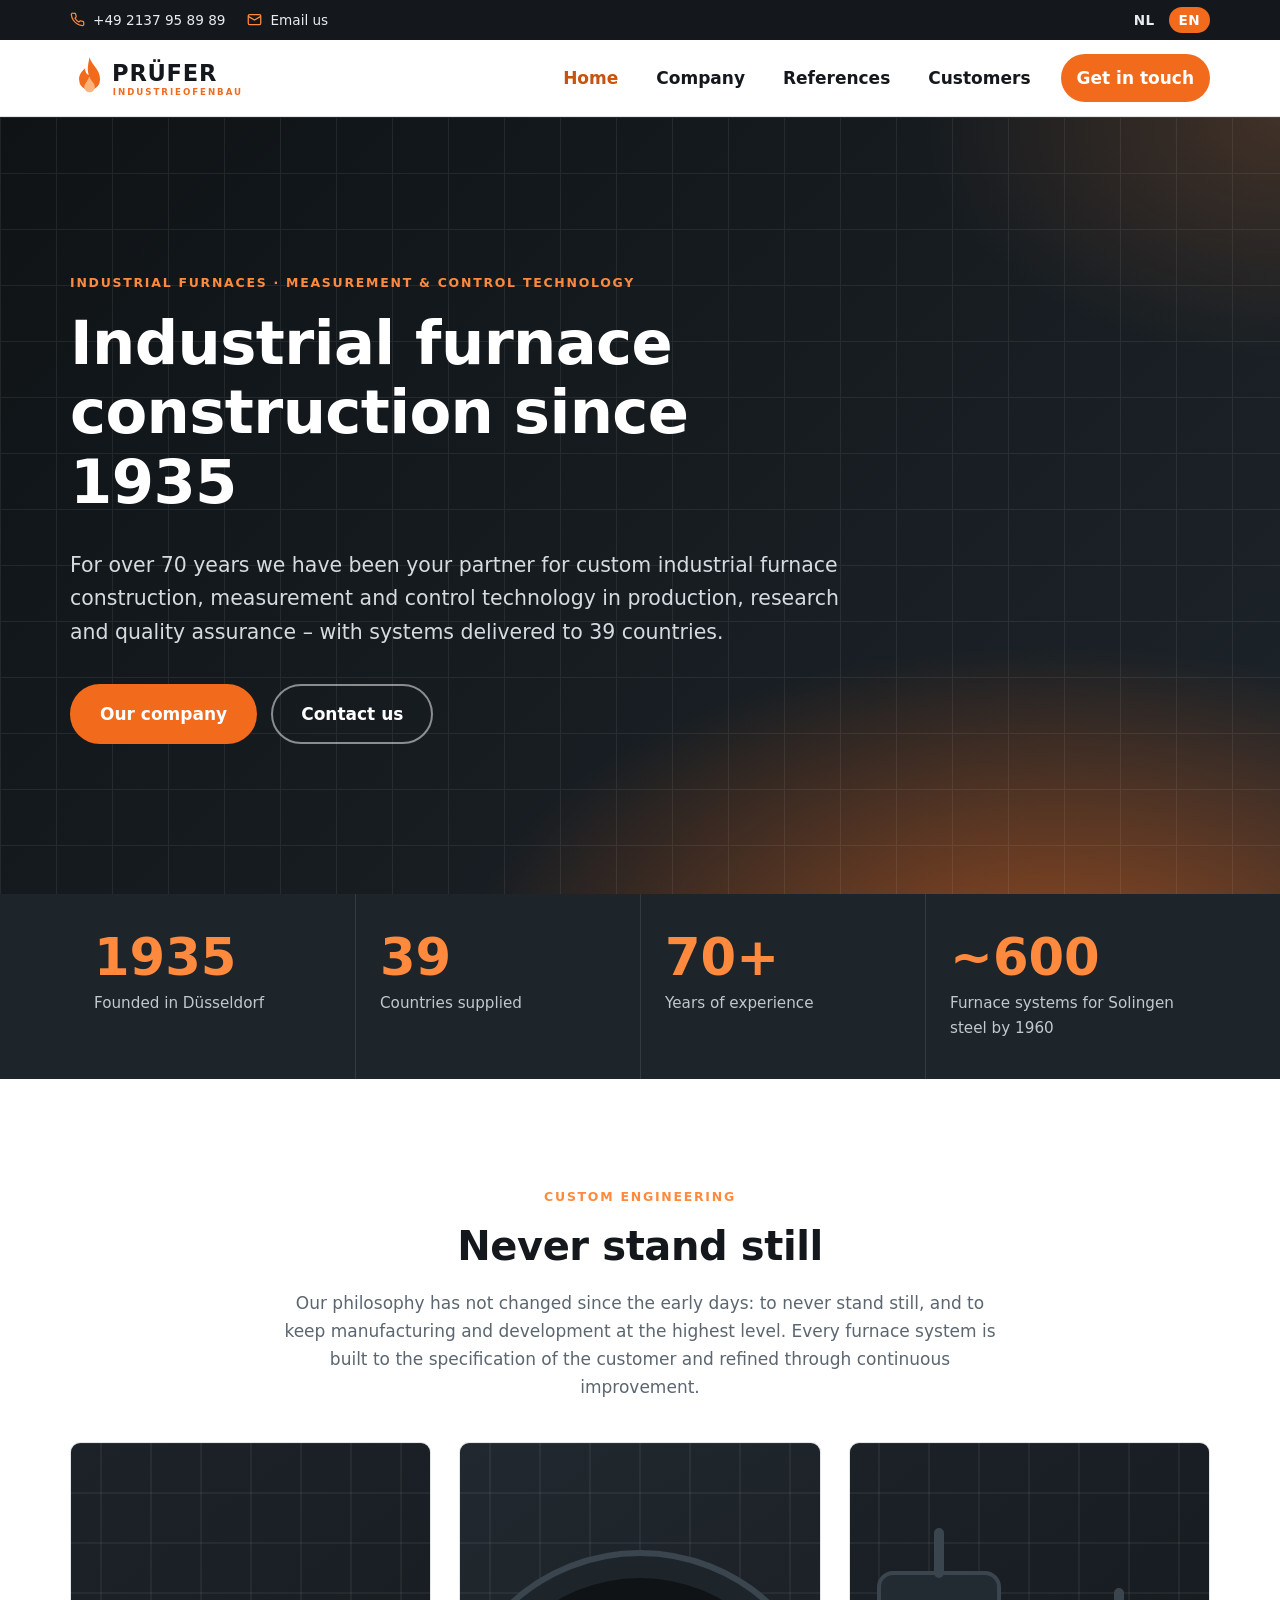
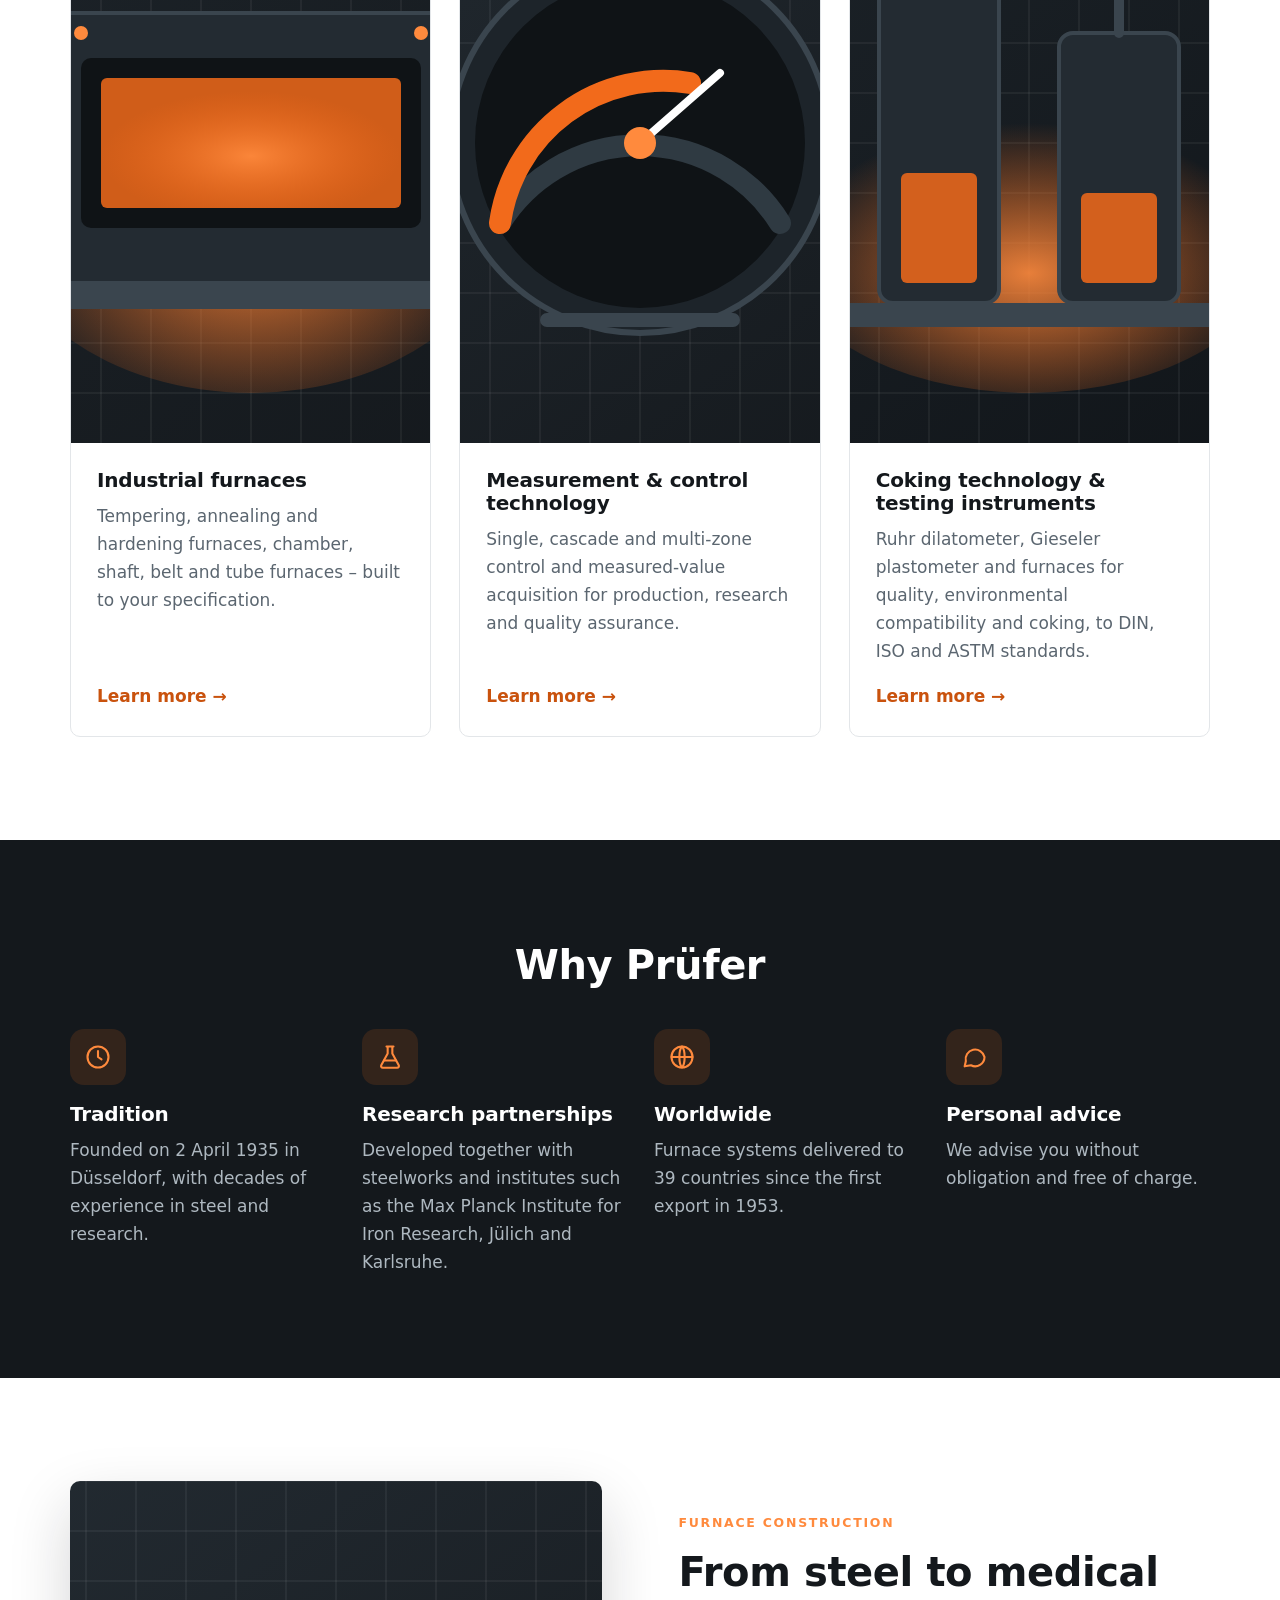
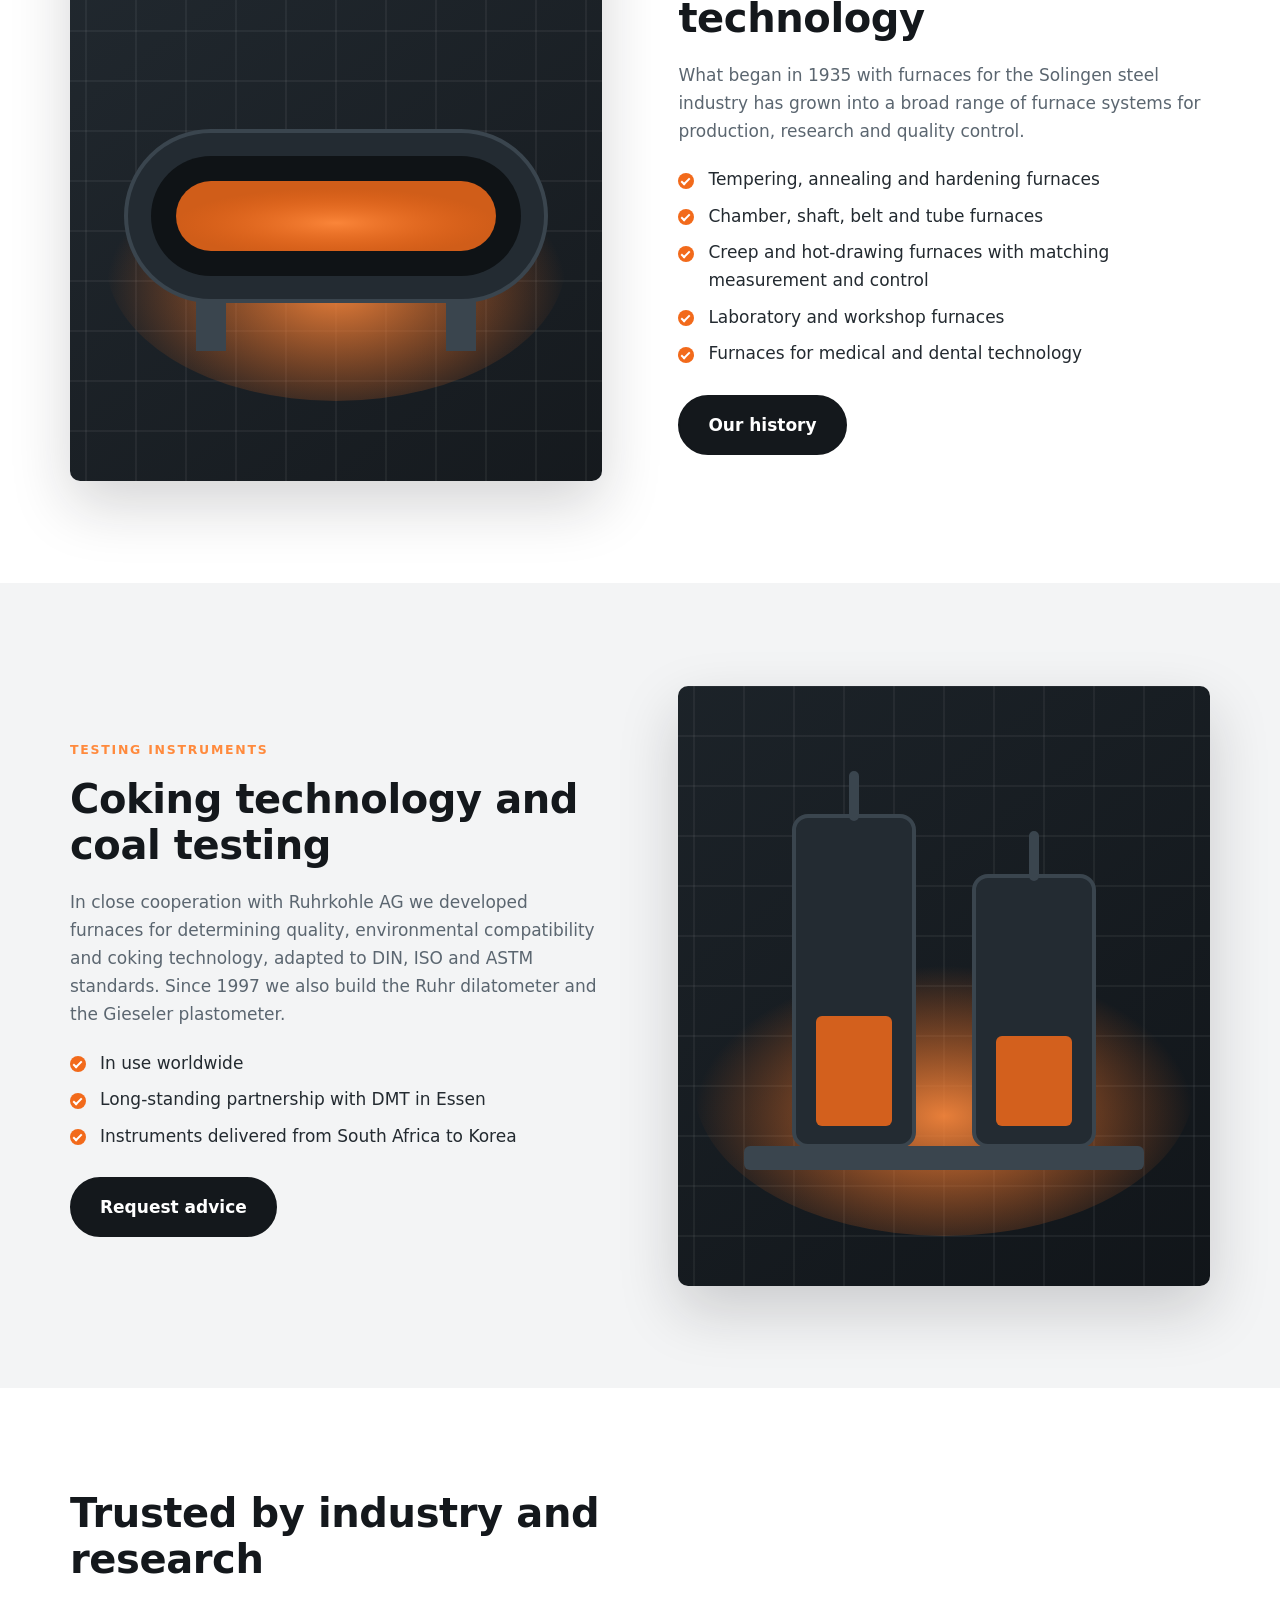
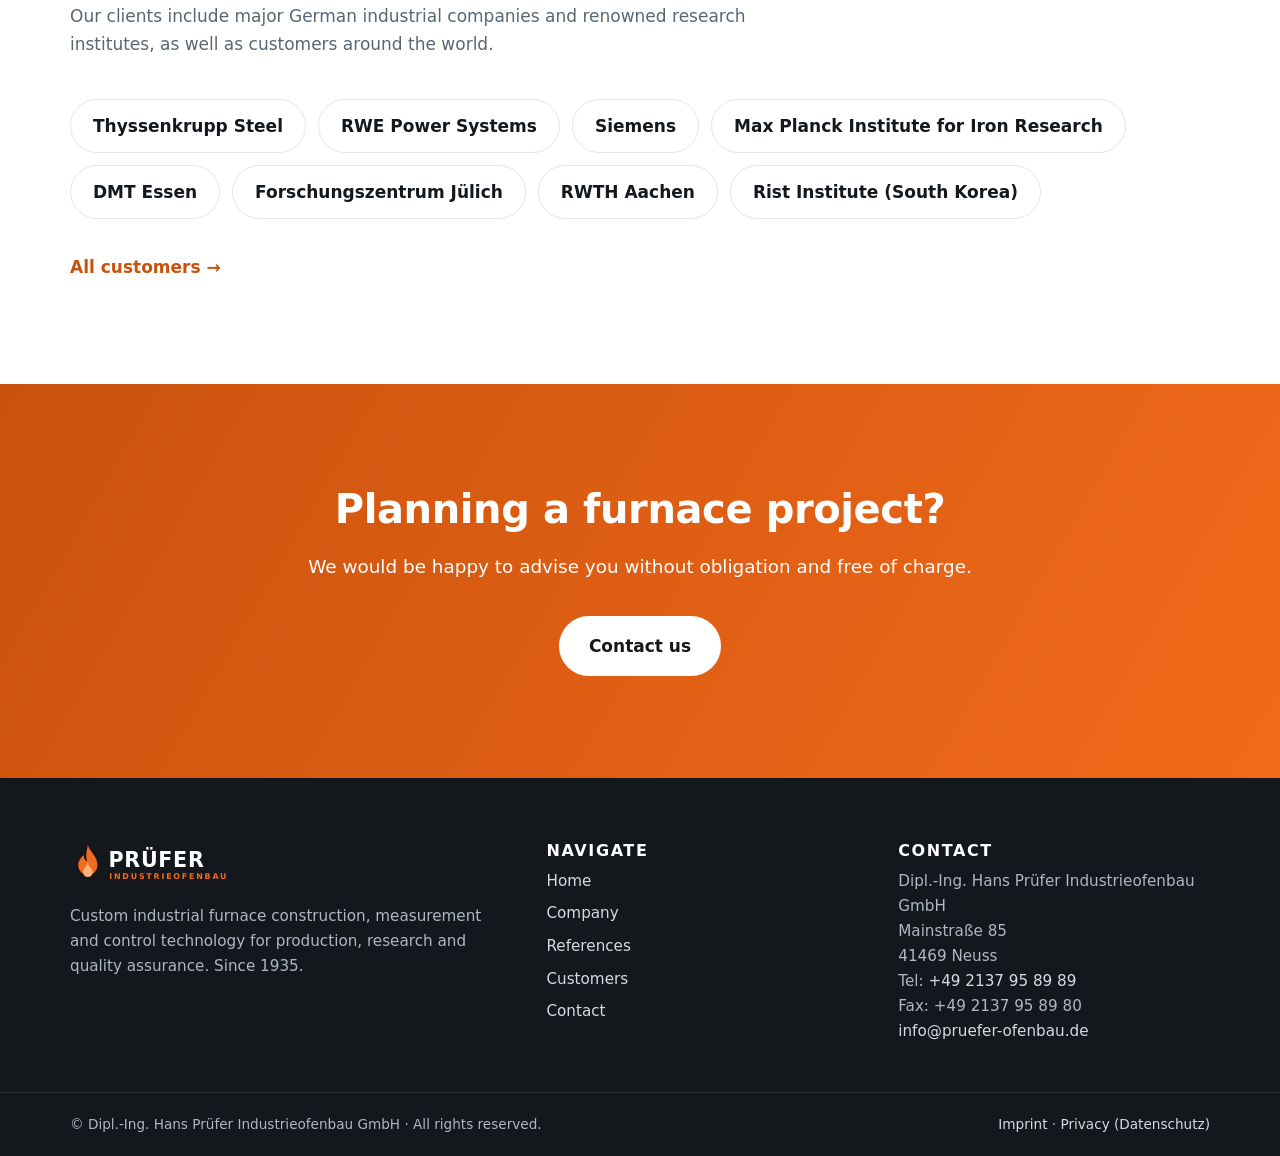
<file: index.html>
<!doctype html>
<html lang="en">
<head>
<meta charset="utf-8">
<meta name="viewport" content="width=device-width,initial-scale=1">
<title>Prüfer Industrieofenbau</title>
<meta name="description" content="Industrial furnace construction, measurement and control technology since 1935.">
<link rel="icon" href="assets/img/favicon.svg" type="image/svg+xml">
<noscript><meta http-equiv="refresh" content="0; url=en/index.html"></noscript>
<script>
  var l = (navigator.language || 'en').slice(0, 2).toLowerCase();
  location.replace((l === 'nl' ? 'nl' : 'en') + '/index.html');
</script>
</head>
<body style="font-family:system-ui,sans-serif;padding:40px">
<p><a href="en/index.html">English</a> · <a href="nl/index.html">Nederlands</a></p>
</body>
</html>
</file>
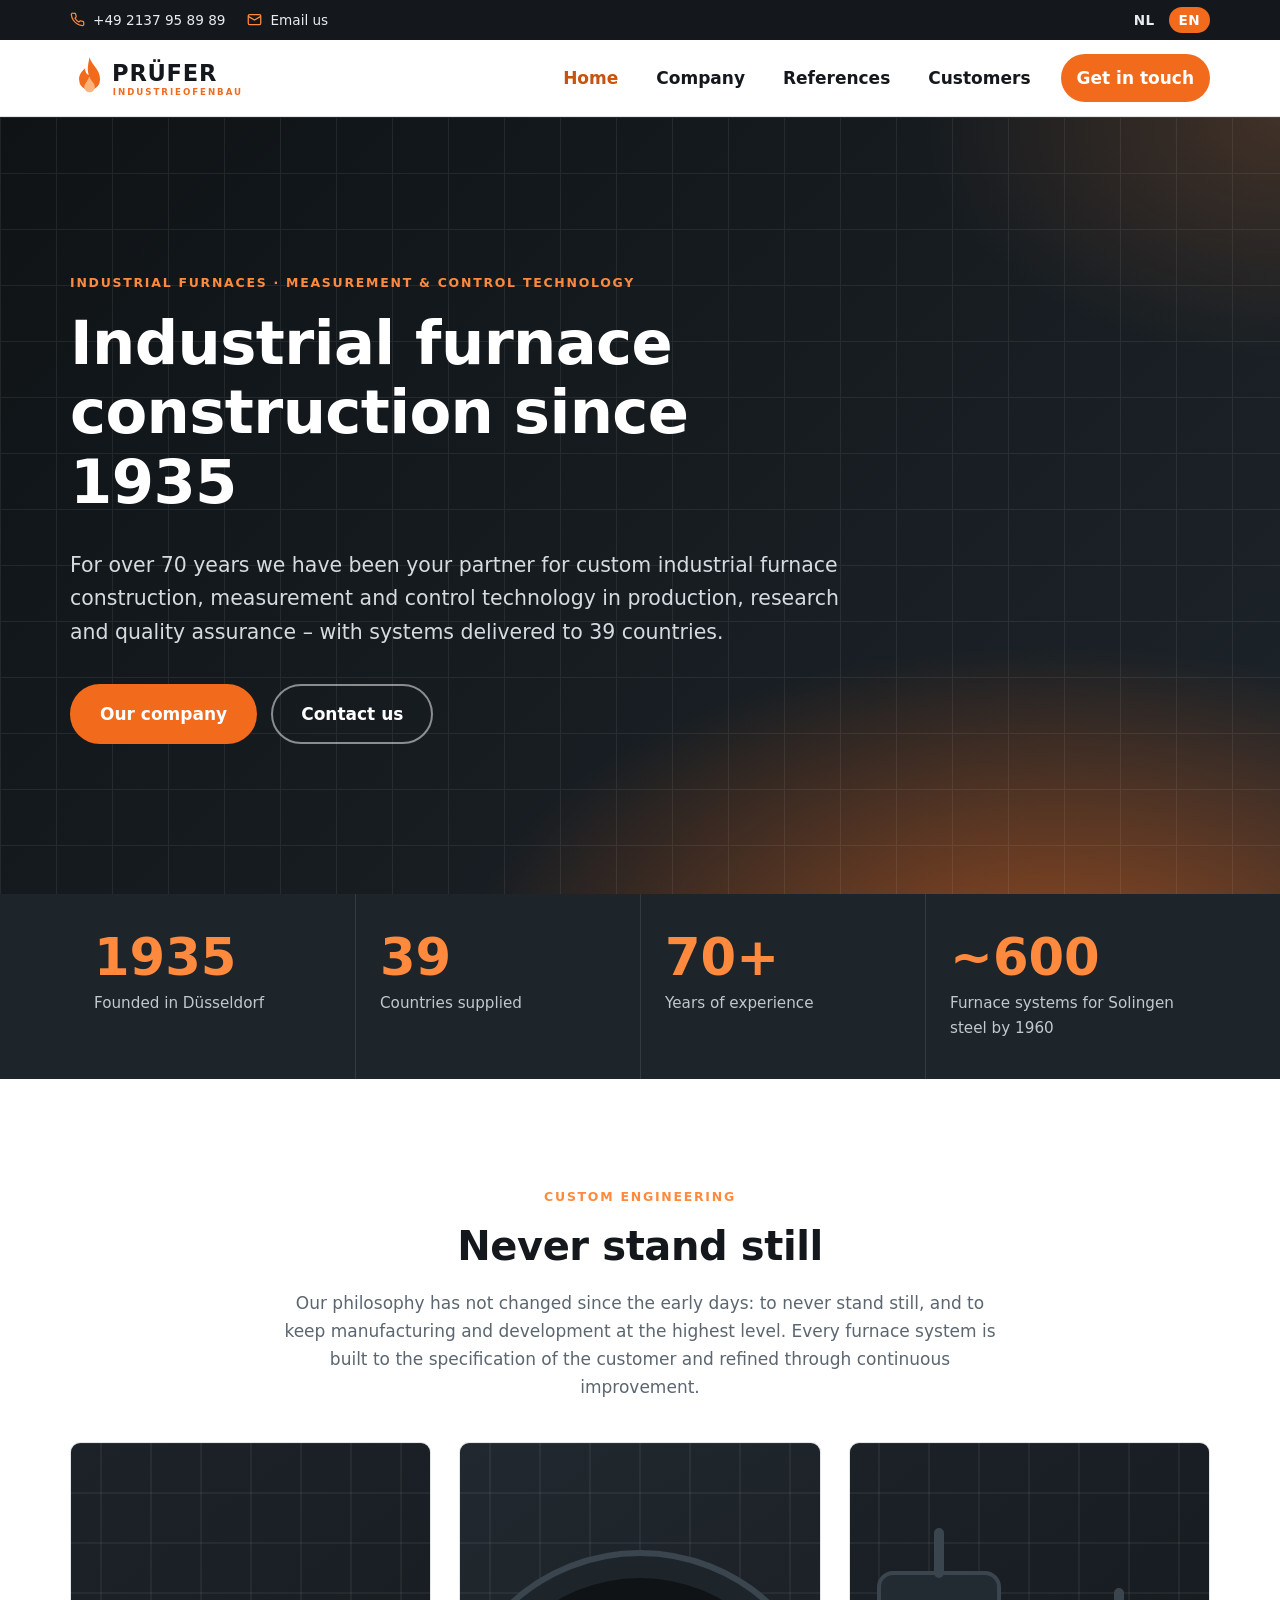
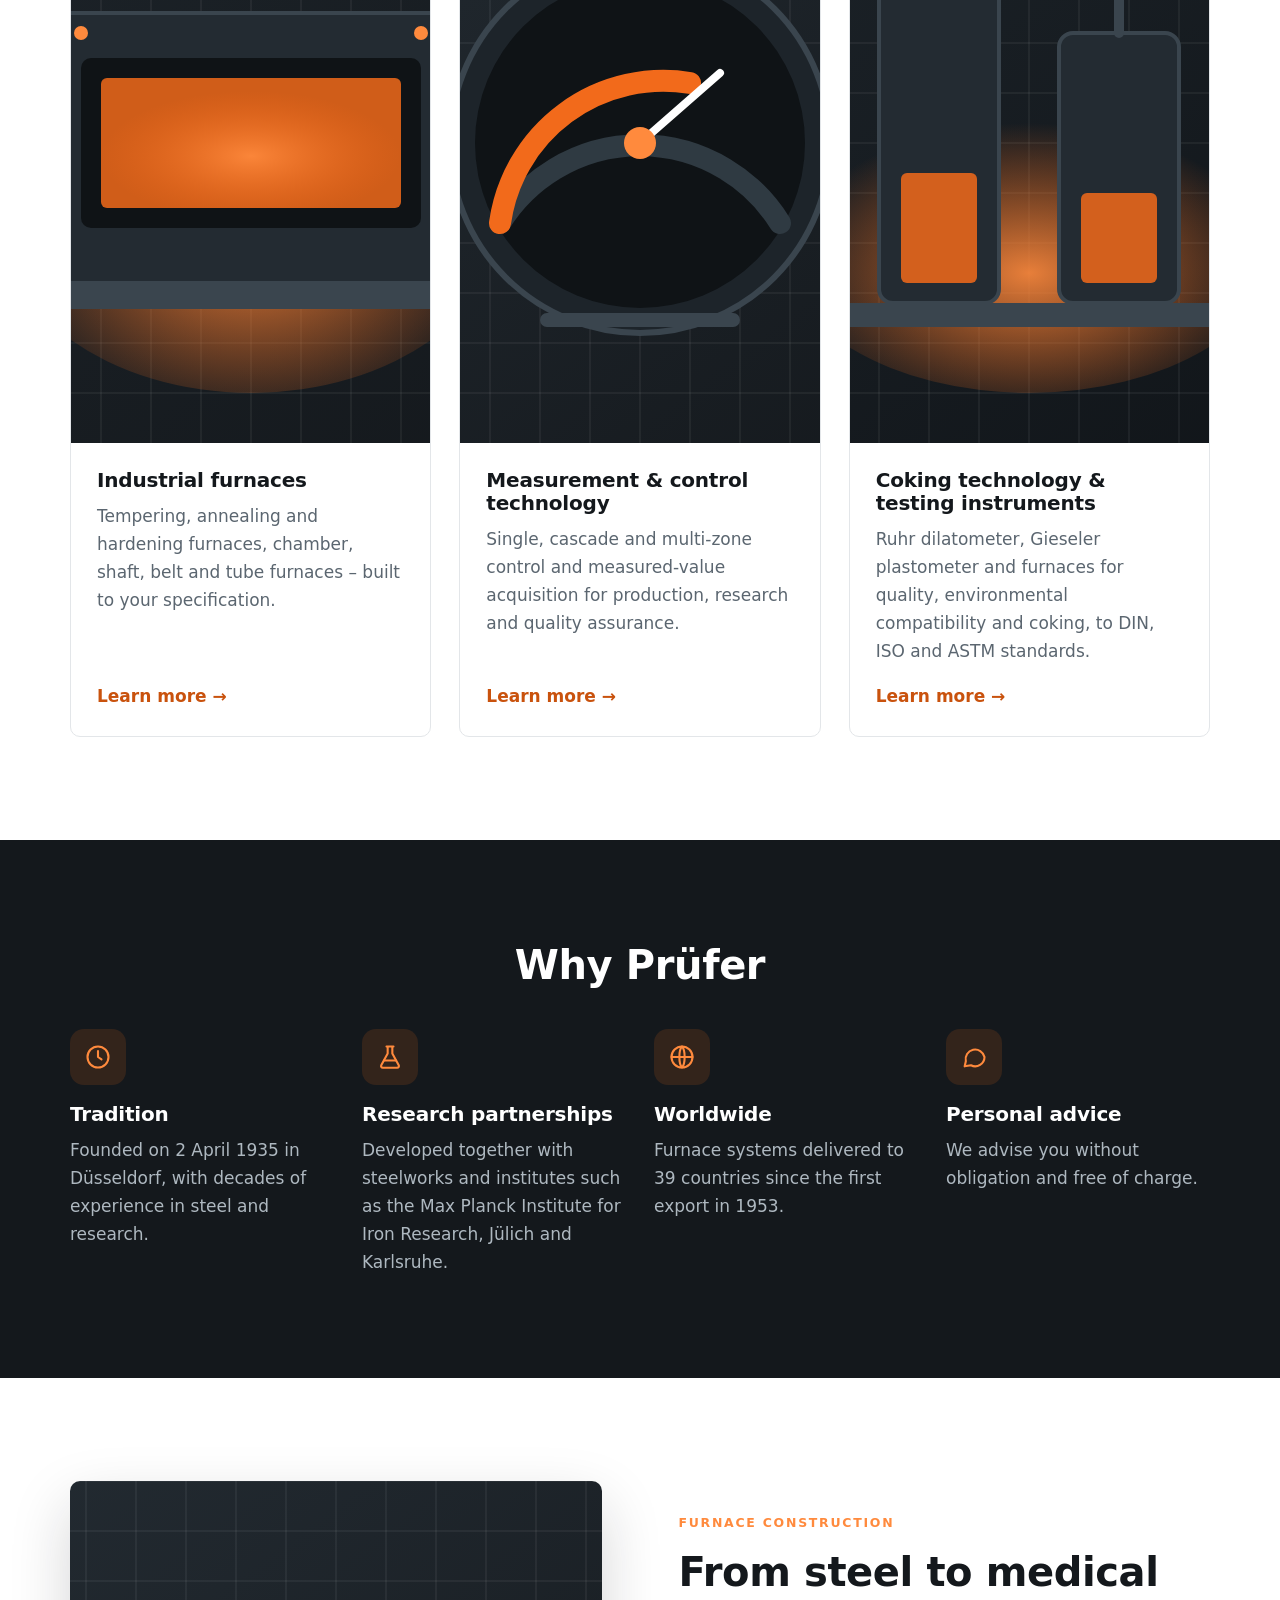
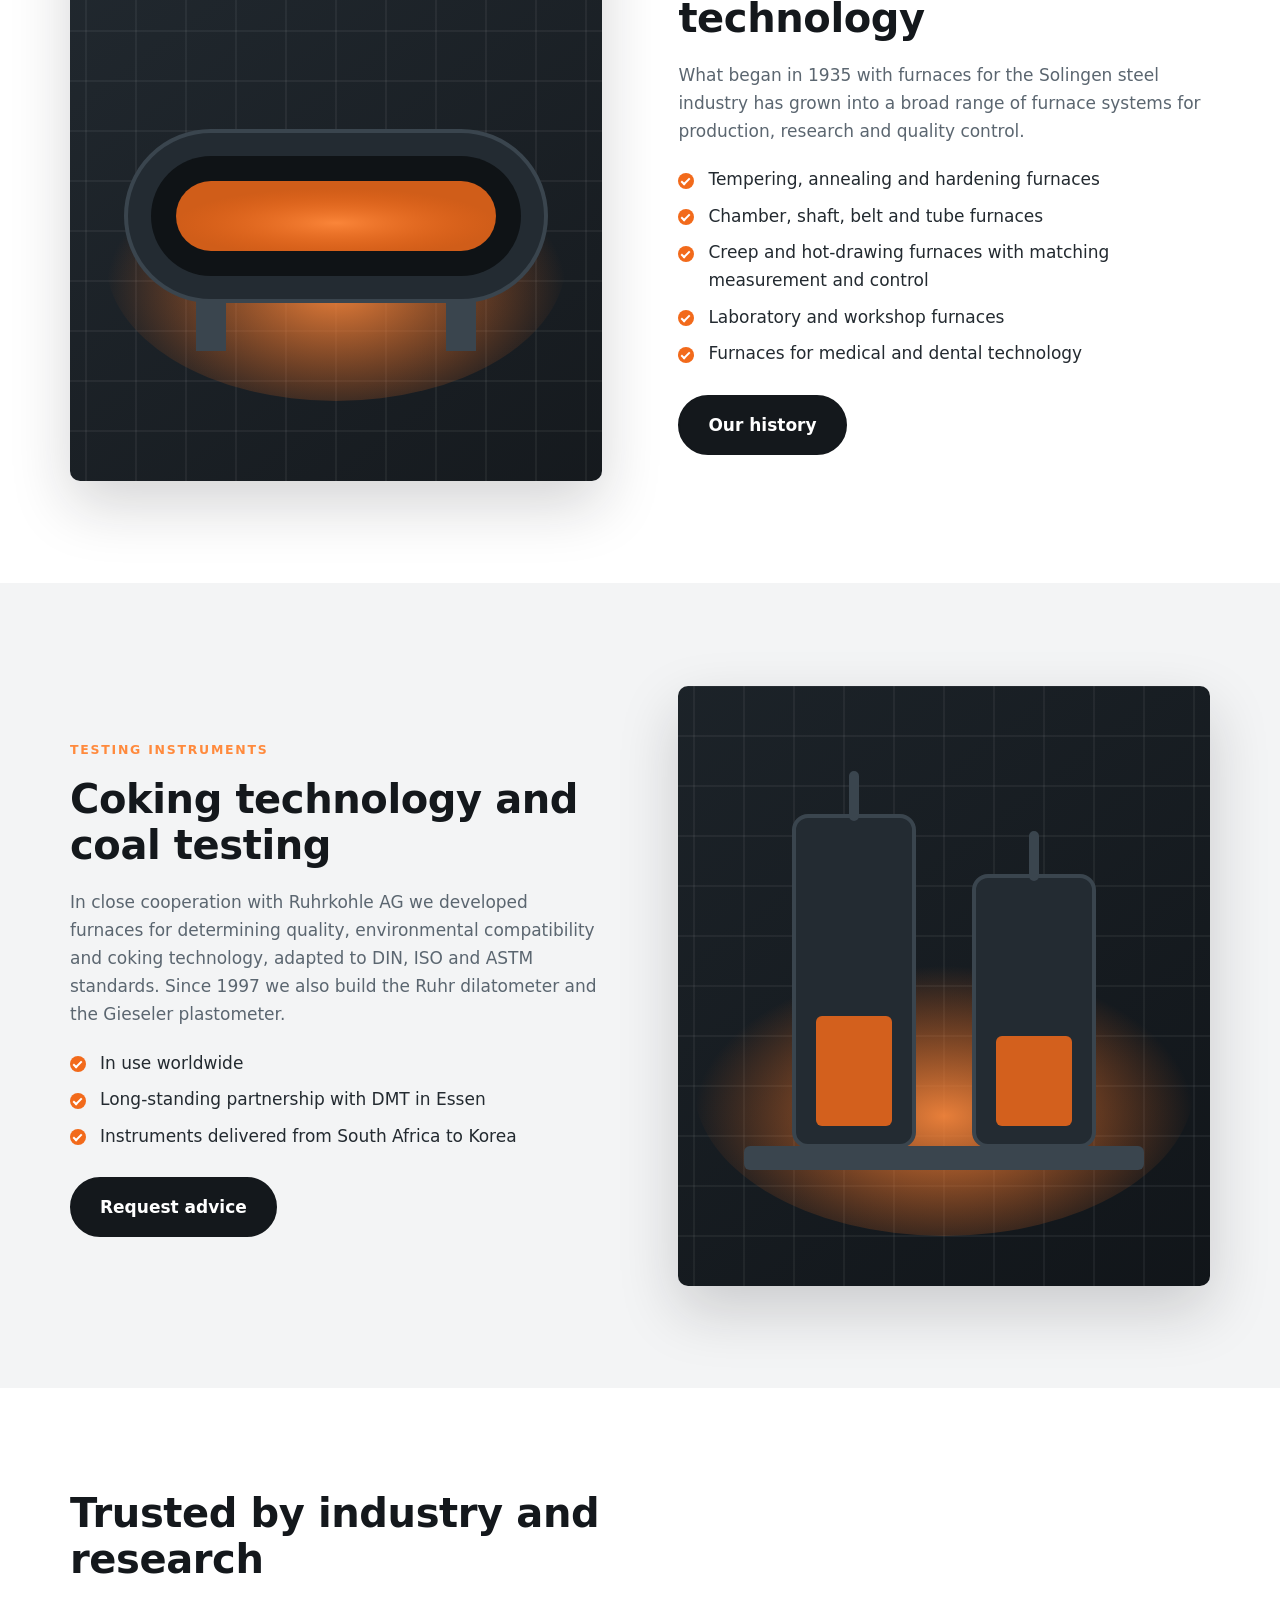
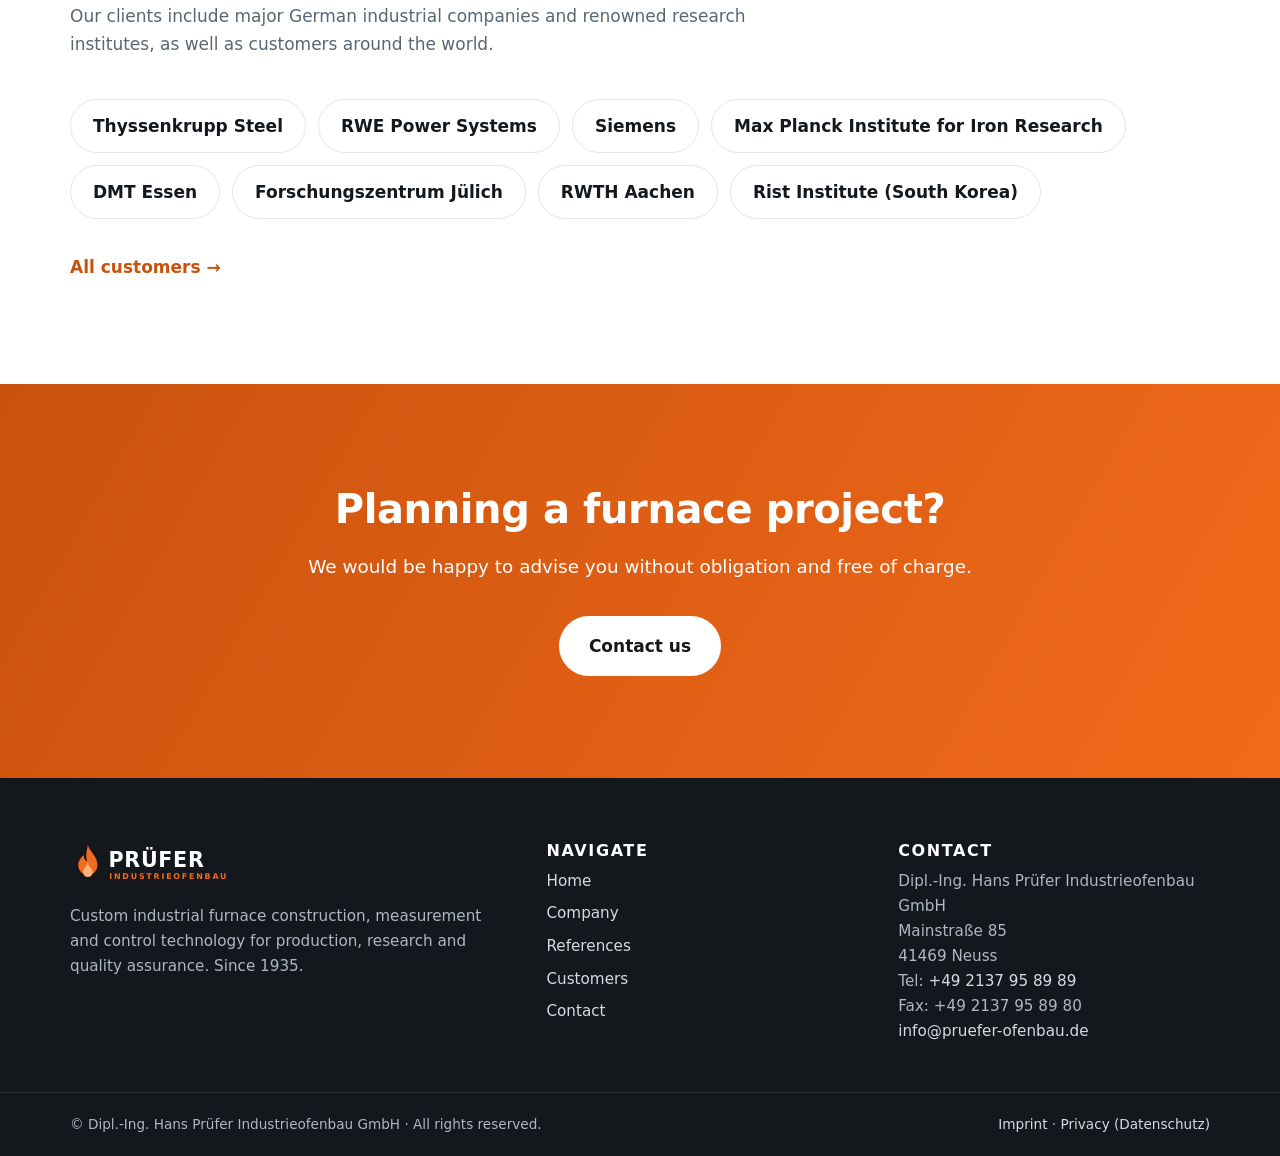
<file: en/index.html>
<!doctype html>
<html lang="en">
<head>
<meta charset="utf-8">
<meta name="viewport" content="width=device-width,initial-scale=1">
<title>Prüfer Industrieofenbau – Industrial furnace construction since 1935</title>
<meta name="description" content="Prüfer GmbH builds custom industrial furnaces and measurement and control technology for production, research and quality assurance – delivered to 39 countries.">
<link rel="icon" href="../assets/img/favicon.svg" type="image/svg+xml">
<link rel="alternate" hreflang="en" href="../en/index.html">
<link rel="alternate" hreflang="nl" href="../nl/index.html">
<link rel="stylesheet" href="../assets/css/style.css">
<script>document.documentElement.classList.add('js')</script>
</head>
<body>
<a class="skip" href="#main">Skip to content</a>
<div class="topbar"><div class="wrap">
  <div class="topbar-links">
    <a href="tel:+492137958989"><svg viewBox="0 0 24 24" aria-hidden="true"><path d="M22 16.9v3a2 2 0 0 1-2.2 2 19.8 19.8 0 0 1-8.6-3.1 19.5 19.5 0 0 1-6-6A19.8 19.8 0 0 1 2.1 4.2 2 2 0 0 1 4.1 2h3a2 2 0 0 1 2 1.7c.1 1 .4 1.9.7 2.8a2 2 0 0 1-.5 2.1L8.1 9.9a16 16 0 0 0 6 6l1.3-1.2a2 2 0 0 1 2.1-.4c.9.3 1.8.6 2.8.7a2 2 0 0 1 1.7 2z"/></svg>+49 2137 95 89 89</a>
    <a href="mailto:info@pruefer-ofenbau.de"><svg viewBox="0 0 24 24" aria-hidden="true"><rect x="2" y="4" width="20" height="16" rx="2"/><path d="m22 7-10 6L2 7"/></svg>Email us</a>
  </div>
  <div class="lang" aria-label="Language"><a href="../nl/index.html" lang="nl" hreflang="nl">NL</a><a href="../en/index.html" lang="en" hreflang="en" aria-current="true">EN</a></div>
</div></div>
<header class="site-header"><div class="wrap">
  <a class="logo" href="index.html"><img src="../assets/img/logo.svg" alt="Prüfer Industrieofenbau" width="188" height="48"></a>
  <button class="burger" aria-label="Menu" aria-expanded="false" aria-controls="nav"><span></span><span></span><span></span></button>
  <nav class="nav" id="nav" aria-label="Main"><ul><li><a href="index.html" aria-current="page">Home</a></li><li><a href="company.html">Company</a></li><li><a href="references.html">References</a></li><li><a href="customers.html">Customers</a></li><li class="nav-cta"><a href="contact.html">Get in touch</a></li></ul></nav>
</div></header>
<main id="main">
<section class="hero"><div class="wrap">
  <span class="eyebrow">Industrial furnaces · Measurement &amp; control technology</span>
  <h1>Industrial furnace construction since 1935</h1>
  <p class="lead">For over 70 years we have been your partner for custom industrial furnace construction, measurement and control technology in production, research and quality assurance – with systems delivered to 39 countries.</p>
  <div class="hero-actions"><a class="btn" href="company.html">Our company</a><a class="btn ghost" href="contact.html">Contact us</a></div>
</div></section>
<section class="stats" aria-label="Facts"><div class="wrap"><div class="stat"><b>1935</b><span>Founded in Düsseldorf</span></div><div class="stat"><b>39</b><span>Countries supplied</span></div><div class="stat"><b>70+</b><span>Years of experience</span></div><div class="stat"><b>~600</b><span>Furnace systems for Solingen steel by 1960</span></div></div></section>
<section class="section"><div class="wrap">
  <div class="section-head center reveal"><span class="eyebrow">Custom engineering</span><h2>Never stand still</h2><p class="muted">Our philosophy has not changed since the early days: to never stand still, and to keep manufacturing and development at the highest level. Every furnace system is built to the specification of the customer and refined through continuous improvement.</p></div>
  <div class="cards"><article class="card reveal"><img src="../assets/img/ph-furnace.svg" alt="" width="800" height="600" loading="lazy">
<div class="card-body"><h3>Industrial furnaces</h3><p>Tempering, annealing and hardening furnaces, chamber, shaft, belt and tube furnaces – built to your specification.</p><a class="more" href="company.html">Learn more</a></div></article><article class="card reveal"><img src="../assets/img/ph-control.svg" alt="" width="800" height="600" loading="lazy">
<div class="card-body"><h3>Measurement &amp; control technology</h3><p>Single, cascade and multi-zone control and measured-value acquisition for production, research and quality assurance.</p><a class="more" href="company.html">Learn more</a></div></article><article class="card reveal"><img src="../assets/img/ph-coking.svg" alt="" width="800" height="600" loading="lazy">
<div class="card-body"><h3>Coking technology &amp; testing instruments</h3><p>Ruhr dilatometer, Gieseler plastometer and furnaces for quality, environmental compatibility and coking, to DIN, ISO and ASTM standards.</p><a class="more" href="company.html">Learn more</a></div></article></div>
</div></section>
<section class="section dark"><div class="wrap">
  <div class="section-head center reveal"><h2>Why Prüfer</h2></div>
  <div class="usps"><div class="usp reveal"><div class="ico"><svg viewBox="0 0 24 24"><circle cx="12" cy="12" r="9"/><path d="M12 7v5l3 2"/></svg></div><h3>Tradition</h3><p>Founded on 2 April 1935 in Düsseldorf, with decades of experience in steel and research.</p></div><div class="usp reveal"><div class="ico"><svg viewBox="0 0 24 24"><path d="M9 3h6M10 3v6L4.5 19a1.5 1.5 0 0 0 1.3 2.2h12.4a1.5 1.5 0 0 0 1.3-2.2L14 9V3"/><path d="M7 15h10"/></svg></div><h3>Research partnerships</h3><p>Developed together with steelworks and institutes such as the Max Planck Institute for Iron Research, Jülich and Karlsruhe.</p></div><div class="usp reveal"><div class="ico"><svg viewBox="0 0 24 24"><circle cx="12" cy="12" r="9"/><path d="M3 12h18M12 3c3 3 3 15 0 18M12 3c-3 3-3 15 0 18"/></svg></div><h3>Worldwide</h3><p>Furnace systems delivered to 39 countries since the first export in 1953.</p></div><div class="usp reveal"><div class="ico"><svg viewBox="0 0 24 24"><path d="M21 12a8 8 0 0 1-11.6 7.1L4 20l1-4.4A8 8 0 1 1 21 12z"/></svg></div><h3>Personal advice</h3><p>We advise you without obligation and free of charge.</p></div></div>
</div></section>
<section class="section"><div class="wrap"><div class="split">
  <div class="split-media reveal"><img src="../assets/img/ph-lab.svg" alt="" width="800" height="600" loading="lazy"></div>
  <div class="reveal"><span class="eyebrow">Furnace construction</span><h2>From steel to medical technology</h2><p class="muted">What began in 1935 with furnaces for the Solingen steel industry has grown into a broad range of furnace systems for production, research and quality control.</p>
  <ul class="ticks"><li>Tempering, annealing and hardening furnaces</li><li>Chamber, shaft, belt and tube furnaces</li><li>Creep and hot-drawing furnaces with matching measurement and control</li><li>Laboratory and workshop furnaces</li><li>Furnaces for medical and dental technology</li></ul><a class="btn dark" href="company.html">Our history</a></div>
</div></div></section>
<section class="section alt"><div class="wrap"><div class="split rev">
  <div class="split-media reveal"><img src="../assets/img/ph-coking.svg" alt="" width="800" height="600" loading="lazy"></div>
  <div class="reveal"><span class="eyebrow">Testing instruments</span><h2>Coking technology and coal testing</h2><p class="muted">In close cooperation with Ruhrkohle AG we developed furnaces for determining quality, environmental compatibility and coking technology, adapted to DIN, ISO and ASTM standards. Since 1997 we also build the Ruhr dilatometer and the Gieseler plastometer.</p>
  <ul class="ticks"><li>In use worldwide</li><li>Long-standing partnership with DMT in Essen</li><li>Instruments delivered from South Africa to Korea</li></ul><a class="btn dark" href="contact.html">Request advice</a></div>
</div></div></section>
<section class="section"><div class="wrap">
  <div class="section-head reveal"><h2>Trusted by industry and research</h2><p class="muted">Our clients include major German industrial companies and renowned research institutes, as well as customers around the world.</p></div>
  <div class="chips reveal"><span class="chip">Thyssenkrupp Steel</span><span class="chip">RWE Power Systems</span><span class="chip">Siemens</span><span class="chip">Max Planck Institute for Iron Research</span><span class="chip">DMT Essen</span><span class="chip">Forschungszentrum Jülich</span><span class="chip">RWTH Aachen</span><span class="chip">Rist Institute (South Korea)</span></div>
  <a class="more" href="customers.html">All customers</a>
</div></section>
<section class="section cta"><div class="wrap reveal">
  <h2>Planning a furnace project?</h2><p>We would be happy to advise you without obligation and free of charge.</p><a class="btn" href="contact.html">Contact us</a>
</div></section>
</main>
<footer class="site-footer">
<div class="wrap">
  <div><a class="logo" href="index.html"><img src="../assets/img/logo-light.svg" alt="Prüfer Industrieofenbau" width="172" height="44"></a>
  <p>Custom industrial furnace construction, measurement and control technology for production, research and quality assurance. Since 1935.</p></div>
  <div><h3>Navigate</h3><ul><li><a href="index.html">Home</a></li><li><a href="company.html">Company</a></li><li><a href="references.html">References</a></li><li><a href="customers.html">Customers</a></li><li><a href="contact.html">Contact</a></li></ul></div>
  <div><h3>Contact</h3>
  <address style="font-style:normal">Dipl.-Ing. Hans Prüfer Industrieofenbau GmbH<br>Mainstraße 85<br>41469 Neuss<br>
  Tel: <a href="tel:+492137958989">+49 2137 95 89 89</a><br>Fax: +49 2137 95 89 80<br>
  <a href="mailto:info@pruefer-ofenbau.de">info@pruefer-ofenbau.de</a></address></div>
</div>
<div class="subfooter"><div class="wrap">
  <span>© Dipl.-Ing. Hans Prüfer Industrieofenbau GmbH · All rights reserved.</span>
  <span><a href="../impressum.html">Imprint</a> · <a href="../datenschutz.html">Privacy (Datenschutz)</a></span>
</div></div>
</footer>
<script src="../assets/js/main.js" defer></script>
</body>
</html>
</file>
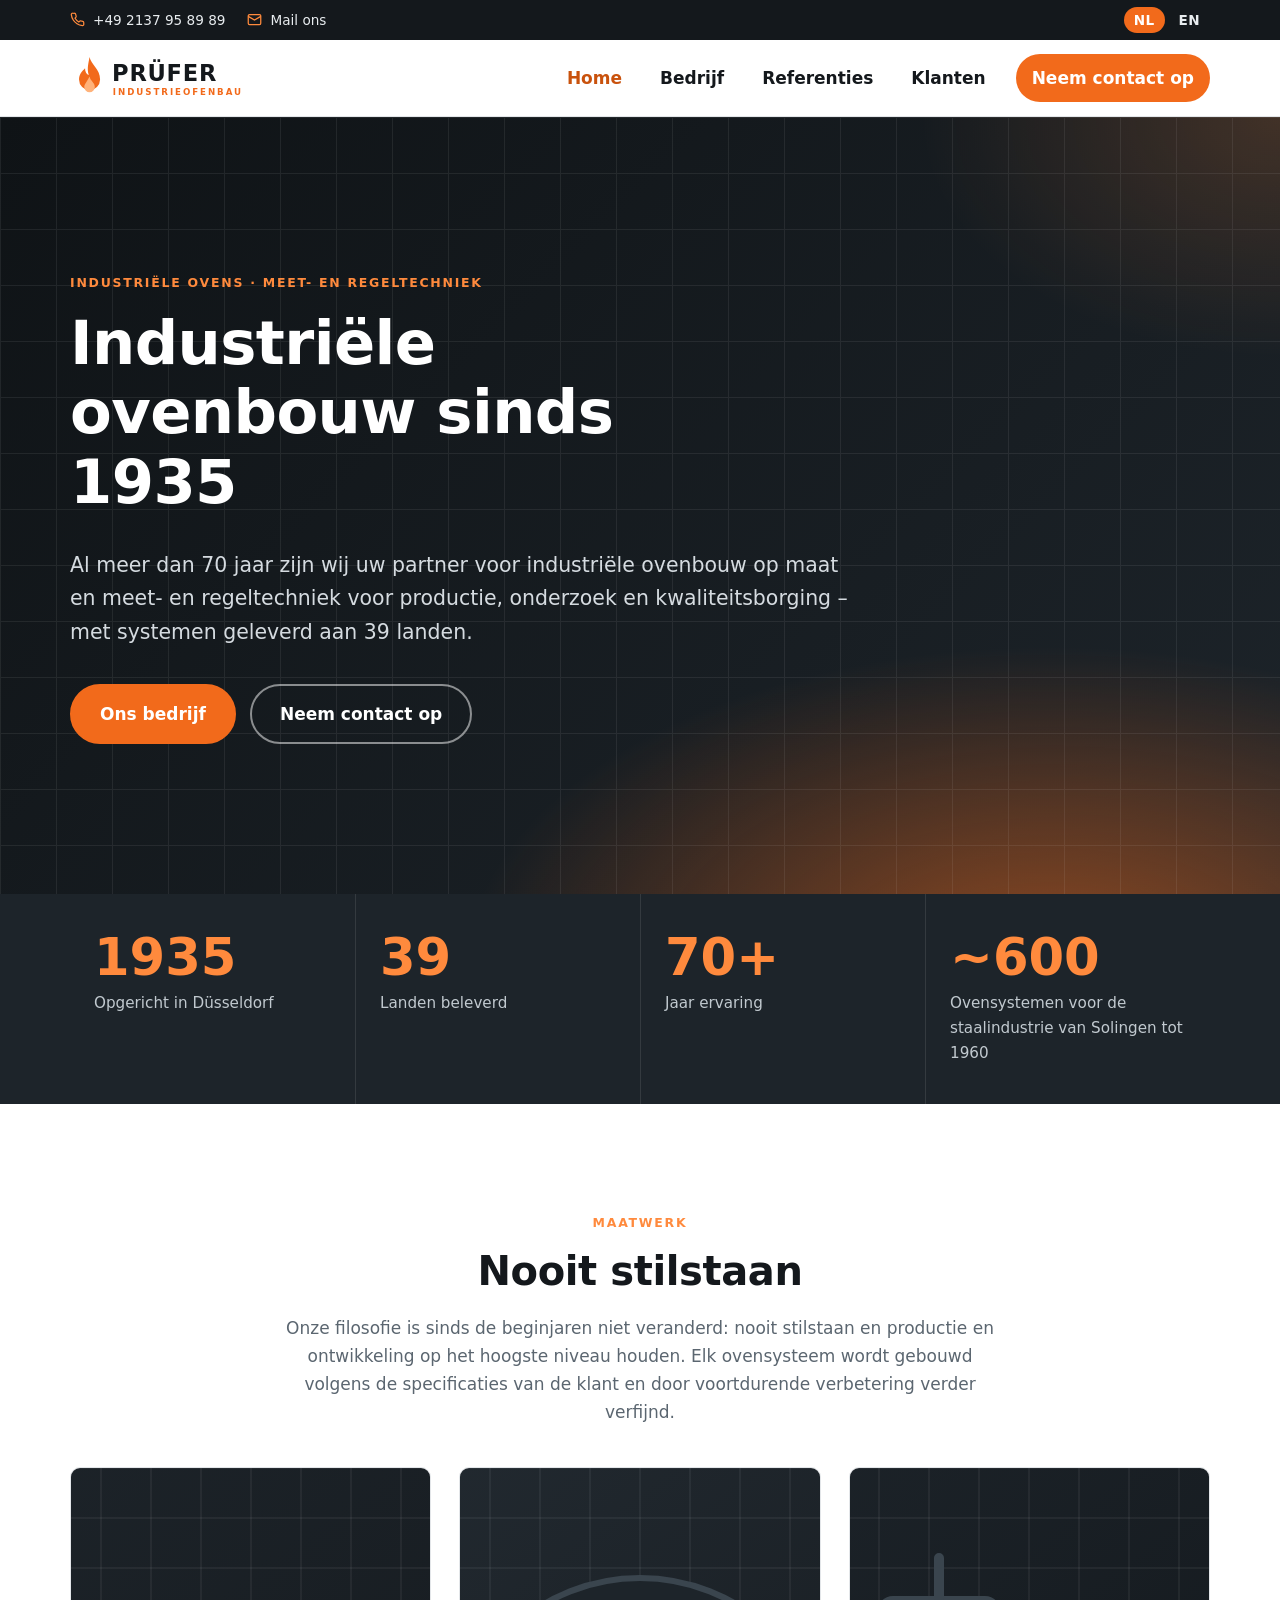
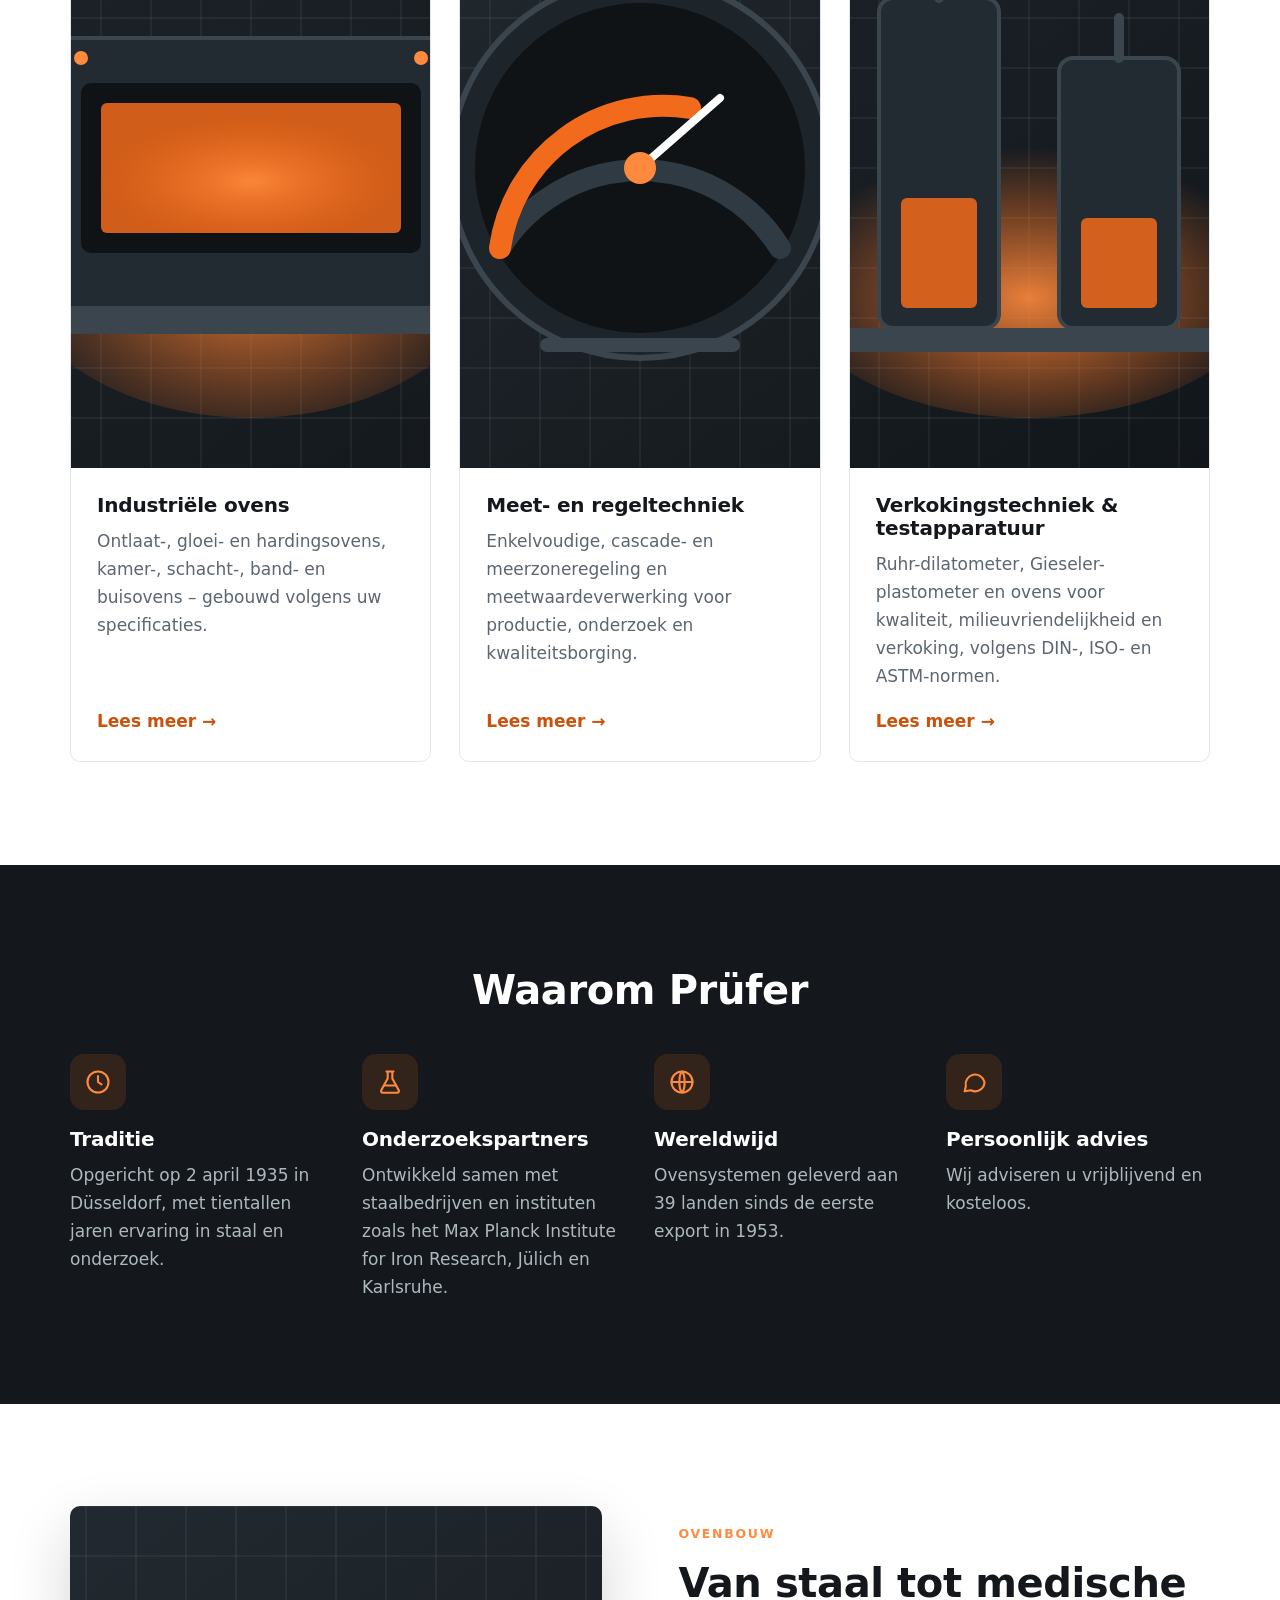
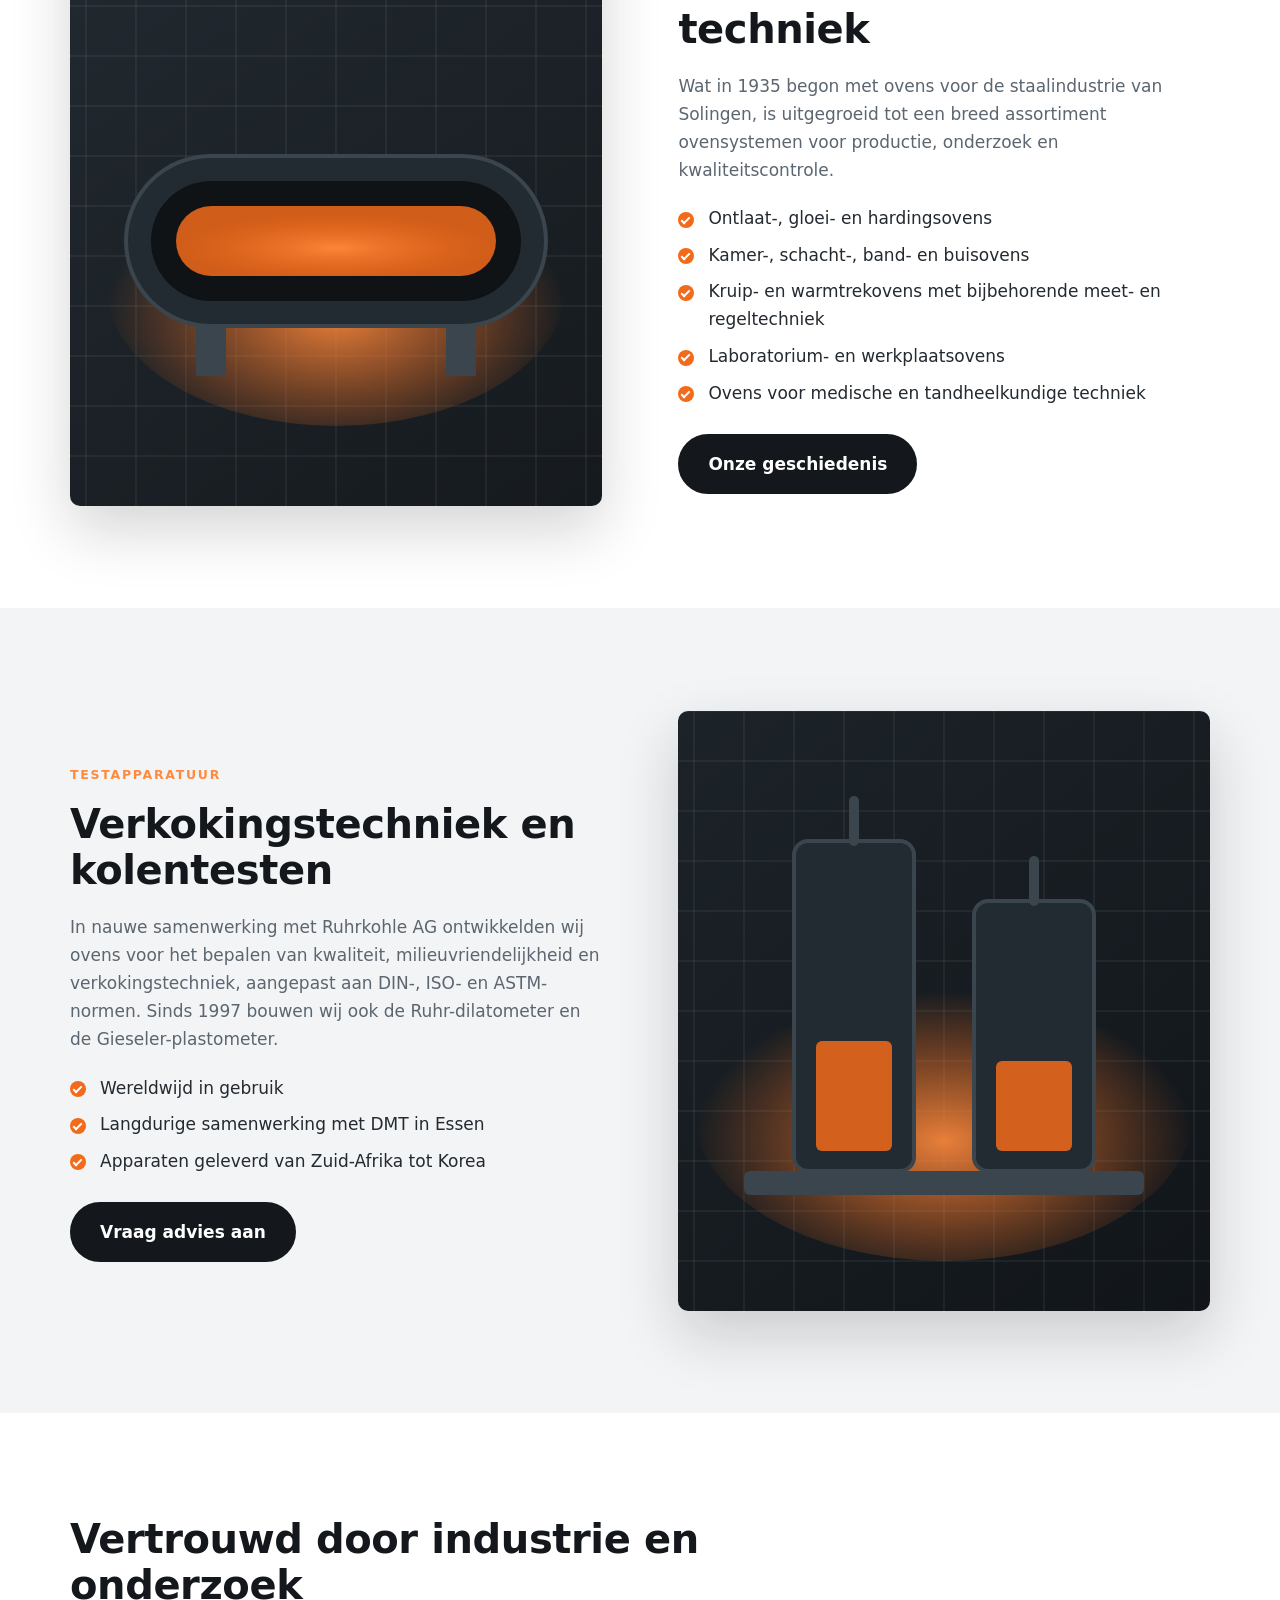
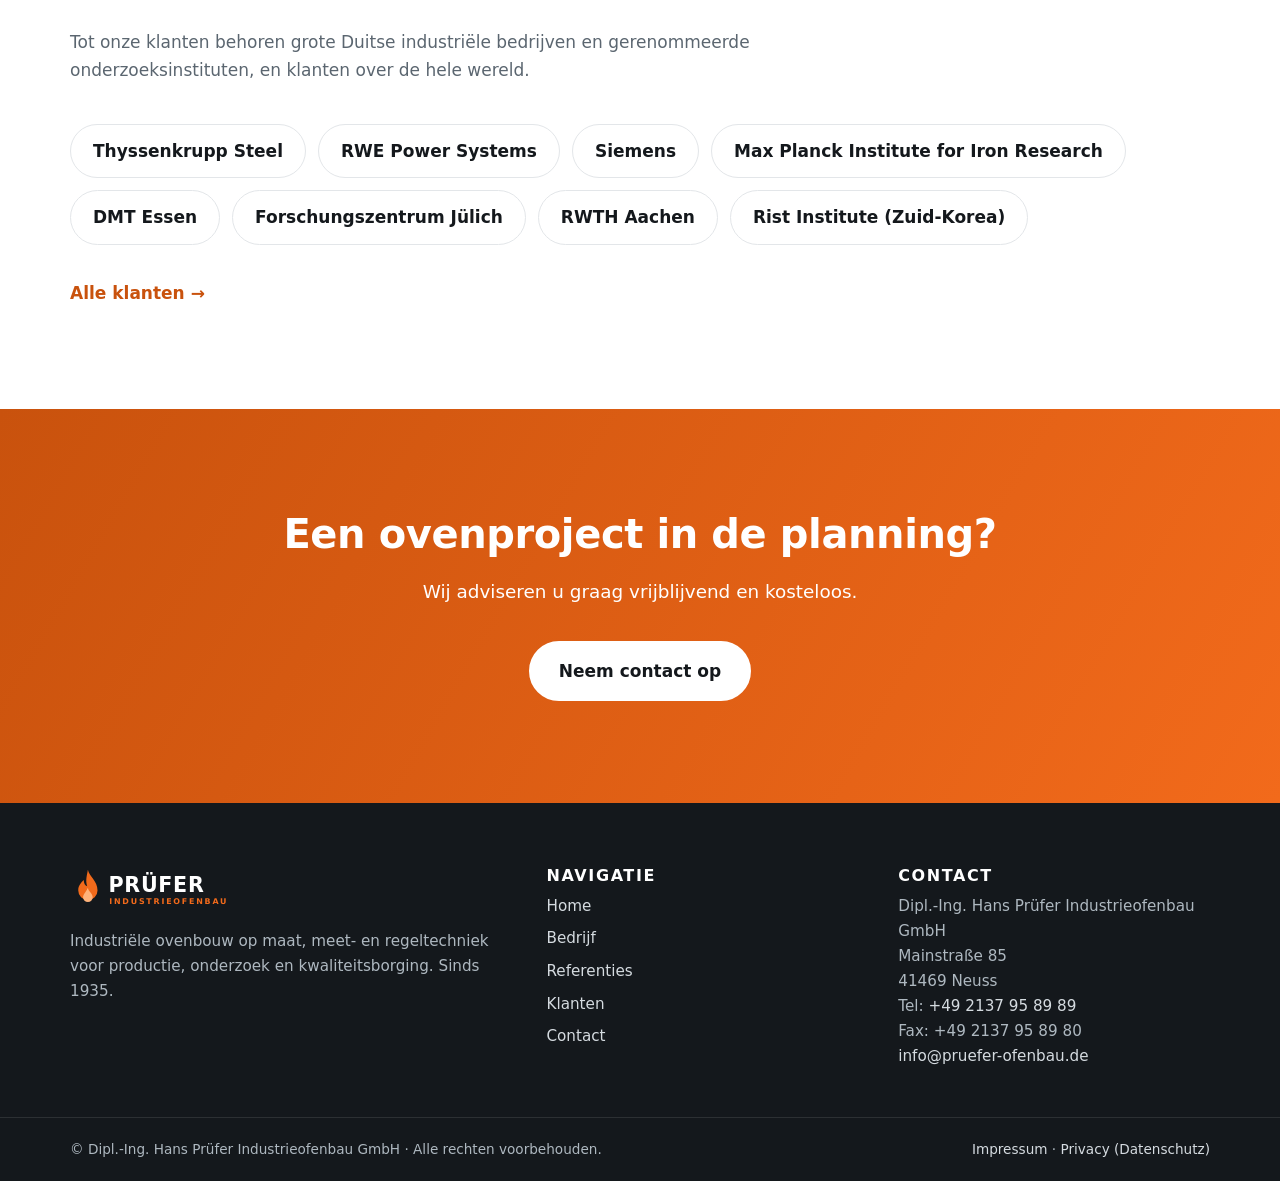
<file: nl/index.html>
<!doctype html>
<html lang="nl">
<head>
<meta charset="utf-8">
<meta name="viewport" content="width=device-width,initial-scale=1">
<title>Prüfer Industrieofenbau – Industriële ovenbouw sinds 1935</title>
<meta name="description" content="Prüfer GmbH bouwt industriële ovens en meet- en regeltechniek op maat voor productie, onderzoek en kwaliteitsborging – geleverd aan 39 landen.">
<link rel="icon" href="../assets/img/favicon.svg" type="image/svg+xml">
<link rel="alternate" hreflang="en" href="../en/index.html">
<link rel="alternate" hreflang="nl" href="../nl/index.html">
<link rel="stylesheet" href="../assets/css/style.css">
<script>document.documentElement.classList.add('js')</script>
</head>
<body>
<a class="skip" href="#main">Naar de inhoud</a>
<div class="topbar"><div class="wrap">
  <div class="topbar-links">
    <a href="tel:+492137958989"><svg viewBox="0 0 24 24" aria-hidden="true"><path d="M22 16.9v3a2 2 0 0 1-2.2 2 19.8 19.8 0 0 1-8.6-3.1 19.5 19.5 0 0 1-6-6A19.8 19.8 0 0 1 2.1 4.2 2 2 0 0 1 4.1 2h3a2 2 0 0 1 2 1.7c.1 1 .4 1.9.7 2.8a2 2 0 0 1-.5 2.1L8.1 9.9a16 16 0 0 0 6 6l1.3-1.2a2 2 0 0 1 2.1-.4c.9.3 1.8.6 2.8.7a2 2 0 0 1 1.7 2z"/></svg>+49 2137 95 89 89</a>
    <a href="mailto:info@pruefer-ofenbau.de"><svg viewBox="0 0 24 24" aria-hidden="true"><rect x="2" y="4" width="20" height="16" rx="2"/><path d="m22 7-10 6L2 7"/></svg>Mail ons</a>
  </div>
  <div class="lang" aria-label="Language"><a href="../nl/index.html" lang="nl" hreflang="nl" aria-current="true">NL</a><a href="../en/index.html" lang="en" hreflang="en">EN</a></div>
</div></div>
<header class="site-header"><div class="wrap">
  <a class="logo" href="index.html"><img src="../assets/img/logo.svg" alt="Prüfer Industrieofenbau" width="188" height="48"></a>
  <button class="burger" aria-label="Menu" aria-expanded="false" aria-controls="nav"><span></span><span></span><span></span></button>
  <nav class="nav" id="nav" aria-label="Main"><ul><li><a href="index.html" aria-current="page">Home</a></li><li><a href="company.html">Bedrijf</a></li><li><a href="references.html">Referenties</a></li><li><a href="customers.html">Klanten</a></li><li class="nav-cta"><a href="contact.html">Neem contact op</a></li></ul></nav>
</div></header>
<main id="main">
<section class="hero"><div class="wrap">
  <span class="eyebrow">Industriële ovens · Meet- en regeltechniek</span>
  <h1>Industriële ovenbouw sinds 1935</h1>
  <p class="lead">Al meer dan 70 jaar zijn wij uw partner voor industriële ovenbouw op maat en meet- en regeltechniek voor productie, onderzoek en kwaliteitsborging – met systemen geleverd aan 39 landen.</p>
  <div class="hero-actions"><a class="btn" href="company.html">Ons bedrijf</a><a class="btn ghost" href="contact.html">Neem contact op</a></div>
</div></section>
<section class="stats" aria-label="Facts"><div class="wrap"><div class="stat"><b>1935</b><span>Opgericht in Düsseldorf</span></div><div class="stat"><b>39</b><span>Landen beleverd</span></div><div class="stat"><b>70+</b><span>Jaar ervaring</span></div><div class="stat"><b>~600</b><span>Ovensystemen voor de staalindustrie van Solingen tot 1960</span></div></div></section>
<section class="section"><div class="wrap">
  <div class="section-head center reveal"><span class="eyebrow">Maatwerk</span><h2>Nooit stilstaan</h2><p class="muted">Onze filosofie is sinds de beginjaren niet veranderd: nooit stilstaan en productie en ontwikkeling op het hoogste niveau houden. Elk ovensysteem wordt gebouwd volgens de specificaties van de klant en door voortdurende verbetering verder verfijnd.</p></div>
  <div class="cards"><article class="card reveal"><img src="../assets/img/ph-furnace.svg" alt="" width="800" height="600" loading="lazy">
<div class="card-body"><h3>Industriële ovens</h3><p>Ontlaat-, gloei- en hardingsovens, kamer-, schacht-, band- en buisovens – gebouwd volgens uw specificaties.</p><a class="more" href="company.html">Lees meer</a></div></article><article class="card reveal"><img src="../assets/img/ph-control.svg" alt="" width="800" height="600" loading="lazy">
<div class="card-body"><h3>Meet- en regeltechniek</h3><p>Enkelvoudige, cascade- en meerzoneregeling en meetwaardeverwerking voor productie, onderzoek en kwaliteitsborging.</p><a class="more" href="company.html">Lees meer</a></div></article><article class="card reveal"><img src="../assets/img/ph-coking.svg" alt="" width="800" height="600" loading="lazy">
<div class="card-body"><h3>Verkokingstechniek &amp; testapparatuur</h3><p>Ruhr-dilatometer, Gieseler-plastometer en ovens voor kwaliteit, milieuvriendelijkheid en verkoking, volgens DIN-, ISO- en ASTM-normen.</p><a class="more" href="company.html">Lees meer</a></div></article></div>
</div></section>
<section class="section dark"><div class="wrap">
  <div class="section-head center reveal"><h2>Waarom Prüfer</h2></div>
  <div class="usps"><div class="usp reveal"><div class="ico"><svg viewBox="0 0 24 24"><circle cx="12" cy="12" r="9"/><path d="M12 7v5l3 2"/></svg></div><h3>Traditie</h3><p>Opgericht op 2 april 1935 in Düsseldorf, met tientallen jaren ervaring in staal en onderzoek.</p></div><div class="usp reveal"><div class="ico"><svg viewBox="0 0 24 24"><path d="M9 3h6M10 3v6L4.5 19a1.5 1.5 0 0 0 1.3 2.2h12.4a1.5 1.5 0 0 0 1.3-2.2L14 9V3"/><path d="M7 15h10"/></svg></div><h3>Onderzoekspartners</h3><p>Ontwikkeld samen met staalbedrijven en instituten zoals het Max Planck Institute for Iron Research, Jülich en Karlsruhe.</p></div><div class="usp reveal"><div class="ico"><svg viewBox="0 0 24 24"><circle cx="12" cy="12" r="9"/><path d="M3 12h18M12 3c3 3 3 15 0 18M12 3c-3 3-3 15 0 18"/></svg></div><h3>Wereldwijd</h3><p>Ovensystemen geleverd aan 39 landen sinds de eerste export in 1953.</p></div><div class="usp reveal"><div class="ico"><svg viewBox="0 0 24 24"><path d="M21 12a8 8 0 0 1-11.6 7.1L4 20l1-4.4A8 8 0 1 1 21 12z"/></svg></div><h3>Persoonlijk advies</h3><p>Wij adviseren u vrijblijvend en kosteloos.</p></div></div>
</div></section>
<section class="section"><div class="wrap"><div class="split">
  <div class="split-media reveal"><img src="../assets/img/ph-lab.svg" alt="" width="800" height="600" loading="lazy"></div>
  <div class="reveal"><span class="eyebrow">Ovenbouw</span><h2>Van staal tot medische techniek</h2><p class="muted">Wat in 1935 begon met ovens voor de staalindustrie van Solingen, is uitgegroeid tot een breed assortiment ovensystemen voor productie, onderzoek en kwaliteitscontrole.</p>
  <ul class="ticks"><li>Ontlaat-, gloei- en hardingsovens</li><li>Kamer-, schacht-, band- en buisovens</li><li>Kruip- en warmtrekovens met bijbehorende meet- en regeltechniek</li><li>Laboratorium- en werkplaatsovens</li><li>Ovens voor medische en tandheelkundige techniek</li></ul><a class="btn dark" href="company.html">Onze geschiedenis</a></div>
</div></div></section>
<section class="section alt"><div class="wrap"><div class="split rev">
  <div class="split-media reveal"><img src="../assets/img/ph-coking.svg" alt="" width="800" height="600" loading="lazy"></div>
  <div class="reveal"><span class="eyebrow">Testapparatuur</span><h2>Verkokingstechniek en kolentesten</h2><p class="muted">In nauwe samenwerking met Ruhrkohle AG ontwikkelden wij ovens voor het bepalen van kwaliteit, milieuvriendelijkheid en verkokingstechniek, aangepast aan DIN-, ISO- en ASTM-normen. Sinds 1997 bouwen wij ook de Ruhr-dilatometer en de Gieseler-plastometer.</p>
  <ul class="ticks"><li>Wereldwijd in gebruik</li><li>Langdurige samenwerking met DMT in Essen</li><li>Apparaten geleverd van Zuid-Afrika tot Korea</li></ul><a class="btn dark" href="contact.html">Vraag advies aan</a></div>
</div></div></section>
<section class="section"><div class="wrap">
  <div class="section-head reveal"><h2>Vertrouwd door industrie en onderzoek</h2><p class="muted">Tot onze klanten behoren grote Duitse industriële bedrijven en gerenommeerde onderzoeksinstituten, en klanten over de hele wereld.</p></div>
  <div class="chips reveal"><span class="chip">Thyssenkrupp Steel</span><span class="chip">RWE Power Systems</span><span class="chip">Siemens</span><span class="chip">Max Planck Institute for Iron Research</span><span class="chip">DMT Essen</span><span class="chip">Forschungszentrum Jülich</span><span class="chip">RWTH Aachen</span><span class="chip">Rist Institute (Zuid-Korea)</span></div>
  <a class="more" href="customers.html">Alle klanten</a>
</div></section>
<section class="section cta"><div class="wrap reveal">
  <h2>Een ovenproject in de planning?</h2><p>Wij adviseren u graag vrijblijvend en kosteloos.</p><a class="btn" href="contact.html">Neem contact op</a>
</div></section>
</main>
<footer class="site-footer">
<div class="wrap">
  <div><a class="logo" href="index.html"><img src="../assets/img/logo-light.svg" alt="Prüfer Industrieofenbau" width="172" height="44"></a>
  <p>Industriële ovenbouw op maat, meet- en regeltechniek voor productie, onderzoek en kwaliteitsborging. Sinds 1935.</p></div>
  <div><h3>Navigatie</h3><ul><li><a href="index.html">Home</a></li><li><a href="company.html">Bedrijf</a></li><li><a href="references.html">Referenties</a></li><li><a href="customers.html">Klanten</a></li><li><a href="contact.html">Contact</a></li></ul></div>
  <div><h3>Contact</h3>
  <address style="font-style:normal">Dipl.-Ing. Hans Prüfer Industrieofenbau GmbH<br>Mainstraße 85<br>41469 Neuss<br>
  Tel: <a href="tel:+492137958989">+49 2137 95 89 89</a><br>Fax: +49 2137 95 89 80<br>
  <a href="mailto:info@pruefer-ofenbau.de">info@pruefer-ofenbau.de</a></address></div>
</div>
<div class="subfooter"><div class="wrap">
  <span>© Dipl.-Ing. Hans Prüfer Industrieofenbau GmbH · Alle rechten voorbehouden.</span>
  <span><a href="../impressum.html">Impressum</a> · <a href="../datenschutz.html">Privacy (Datenschutz)</a></span>
</div></div>
</footer>
<script src="../assets/js/main.js" defer></script>
</body>
</html>
</file>
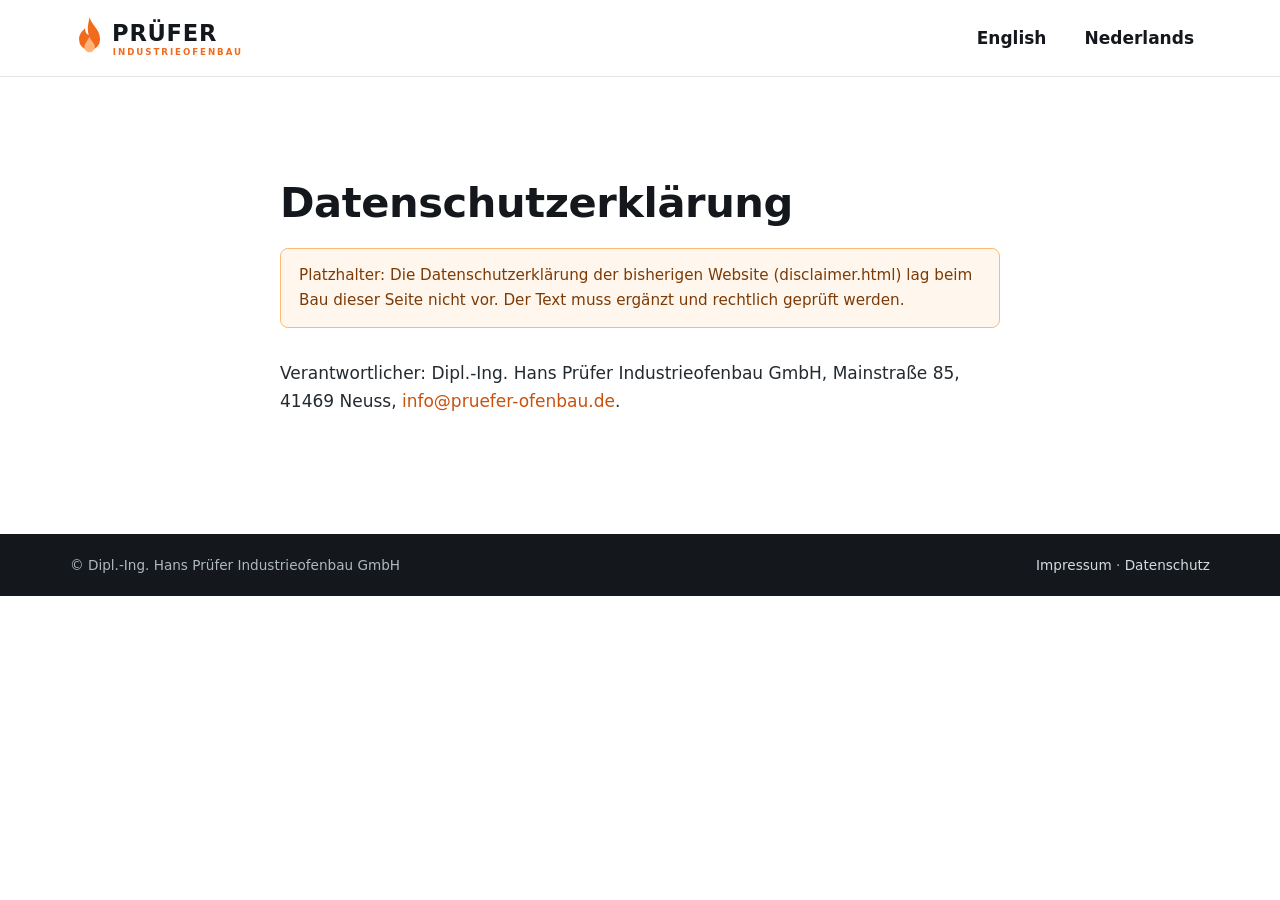
<file: datenschutz.html>
<!doctype html>
<html lang="de">
<head>
<meta charset="utf-8">
<meta name="viewport" content="width=device-width,initial-scale=1">
<title>Datenschutz – Prüfer Industrieofenbau</title>
<meta name="robots" content="noindex">
<link rel="icon" href="assets/img/favicon.svg" type="image/svg+xml">
<link rel="stylesheet" href="assets/css/style.css">
<script>document.documentElement.classList.add('js')</script>
</head>
<body>
<a class="skip" href="#main">Zum Inhalt springen</a>
<header class="site-header"><div class="wrap">
  <a class="logo" href="index.html"><img src="assets/img/logo.svg" alt="Prüfer Industrieofenbau" width="188" height="48"></a>
  <nav class="nav always" aria-label="Sprache"><ul>
    <li><a href="en/index.html" lang="en">English</a></li><li><a href="nl/index.html" lang="nl">Nederlands</a></li>
  </ul></nav>
</div></header>
<main id="main">
<section class="section"><div class="wrap legal">
<h1>Datenschutzerklärung</h1>
<div class="draft">Platzhalter: Die Datenschutzerklärung der bisherigen Website (disclaimer.html) lag beim Bau dieser Seite nicht vor. Der Text muss ergänzt und rechtlich geprüft werden.</div>
<!-- TODO(legal): technical facts for the privacy policy: static site, no cookies, no analytics, no external fonts or CDNs, contact form opens the visitor's mail client (mailto) – no data is sent to the website server. -->
<p>Verantwortlicher: Dipl.-Ing. Hans Prüfer Industrieofenbau GmbH, Mainstraße 85, 41469 Neuss, <a href="mailto:info@pruefer-ofenbau.de">info@pruefer-ofenbau.de</a>.</p>
</div></section>
</main>
<footer class="site-footer"><div class="subfooter" style="border:0"><div class="wrap">
  <span>© Dipl.-Ing. Hans Prüfer Industrieofenbau GmbH</span>
  <span><a href="impressum.html">Impressum</a> · <a href="datenschutz.html">Datenschutz</a></span>
</div></div></footer>
<script src="assets/js/main.js" defer></script>
</body>
</html>
</file>
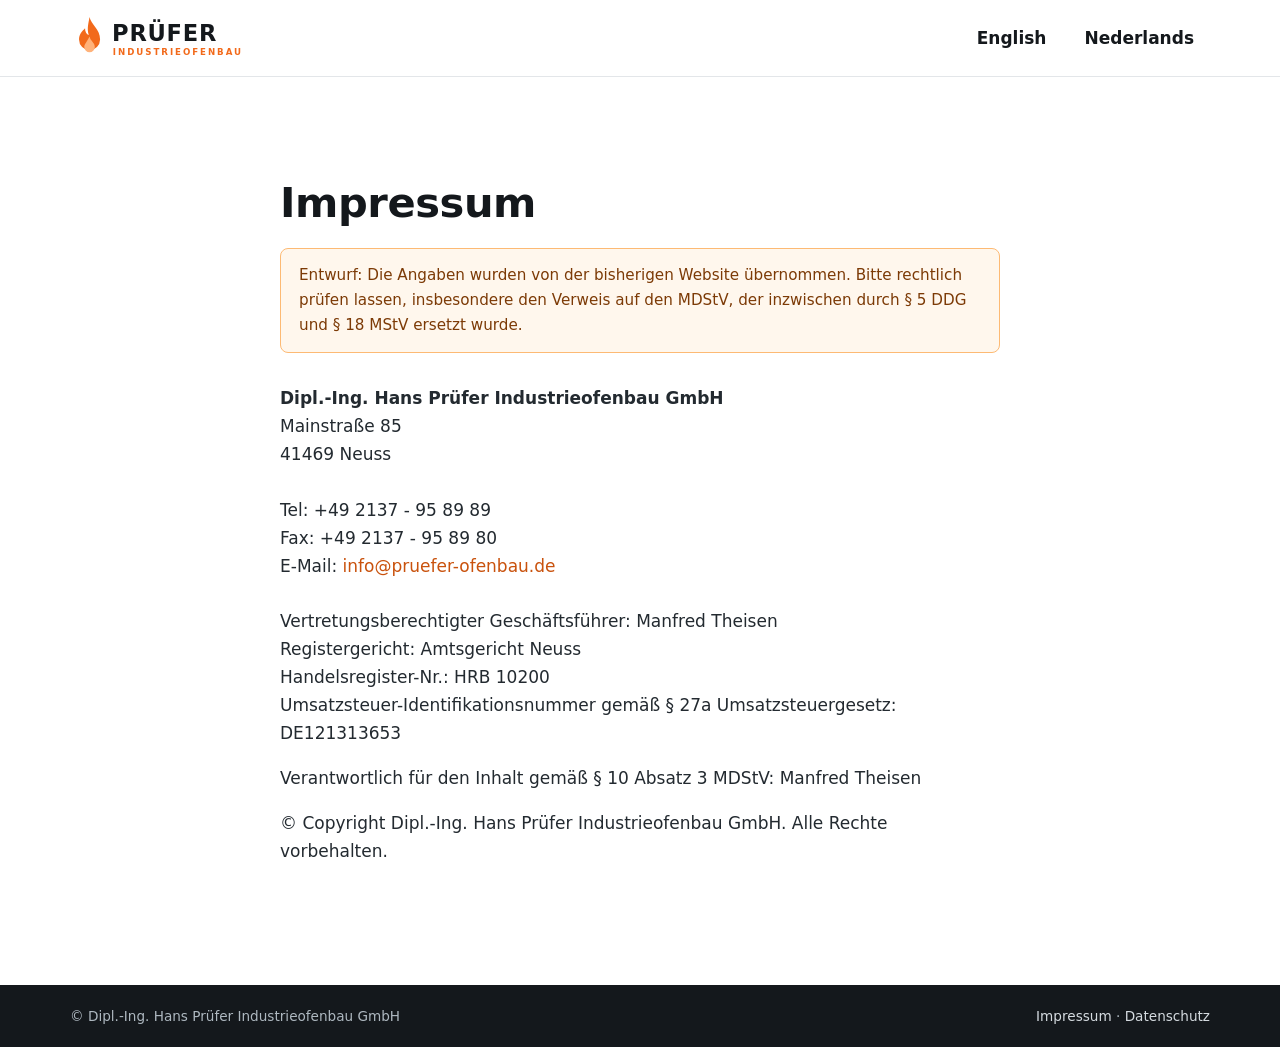
<file: impressum.html>
<!doctype html>
<html lang="de">
<head>
<meta charset="utf-8">
<meta name="viewport" content="width=device-width,initial-scale=1">
<title>Impressum – Prüfer Industrieofenbau</title>
<meta name="robots" content="noindex">
<link rel="icon" href="assets/img/favicon.svg" type="image/svg+xml">
<link rel="stylesheet" href="assets/css/style.css">
<script>document.documentElement.classList.add('js')</script>
</head>
<body>
<a class="skip" href="#main">Zum Inhalt springen</a>
<header class="site-header"><div class="wrap">
  <a class="logo" href="index.html"><img src="assets/img/logo.svg" alt="Prüfer Industrieofenbau" width="188" height="48"></a>
  <nav class="nav always" aria-label="Sprache"><ul>
    <li><a href="en/index.html" lang="en">English</a></li><li><a href="nl/index.html" lang="nl">Nederlands</a></li>
  </ul></nav>
</div></header>
<main id="main">
<section class="section"><div class="wrap legal">
<h1>Impressum</h1>
<div class="draft">Entwurf: Die Angaben wurden von der bisherigen Website übernommen. Bitte rechtlich prüfen lassen, insbesondere den Verweis auf den MDStV, der inzwischen durch § 5 DDG und § 18 MStV ersetzt wurde.</div>
<address>
<strong>Dipl.-Ing. Hans Prüfer Industrieofenbau GmbH</strong><br>
Mainstraße 85<br>41469 Neuss<br><br>
Tel: +49 2137 - 95 89 89<br>
Fax: +49 2137 - 95 89 80<br>
E-Mail: <a href="mailto:info@pruefer-ofenbau.de">info@pruefer-ofenbau.de</a>
</address>
<p style="margin-top:1.6em">
Vertretungsberechtigter Geschäftsführer: Manfred Theisen<br>
Registergericht: Amtsgericht Neuss<br>
Handelsregister-Nr.: HRB 10200<br>
Umsatzsteuer-Identifikationsnummer gemäß § 27a Umsatzsteuergesetz: DE121313653
</p>
<!-- TODO(legal): replace the MDStV reference below with the current legal basis (§ 18 Abs. 2 MStV) after legal review. -->
<p>Verantwortlich für den Inhalt gemäß § 10 Absatz 3 MDStV: Manfred Theisen</p>
<p>© Copyright Dipl.-Ing. Hans Prüfer Industrieofenbau GmbH. Alle Rechte vorbehalten.</p>
</div></section>
</main>
<footer class="site-footer"><div class="subfooter" style="border:0"><div class="wrap">
  <span>© Dipl.-Ing. Hans Prüfer Industrieofenbau GmbH</span>
  <span><a href="impressum.html">Impressum</a> · <a href="datenschutz.html">Datenschutz</a></span>
</div></div></footer>
<script src="assets/js/main.js" defer></script>
</body>
</html>
</file>
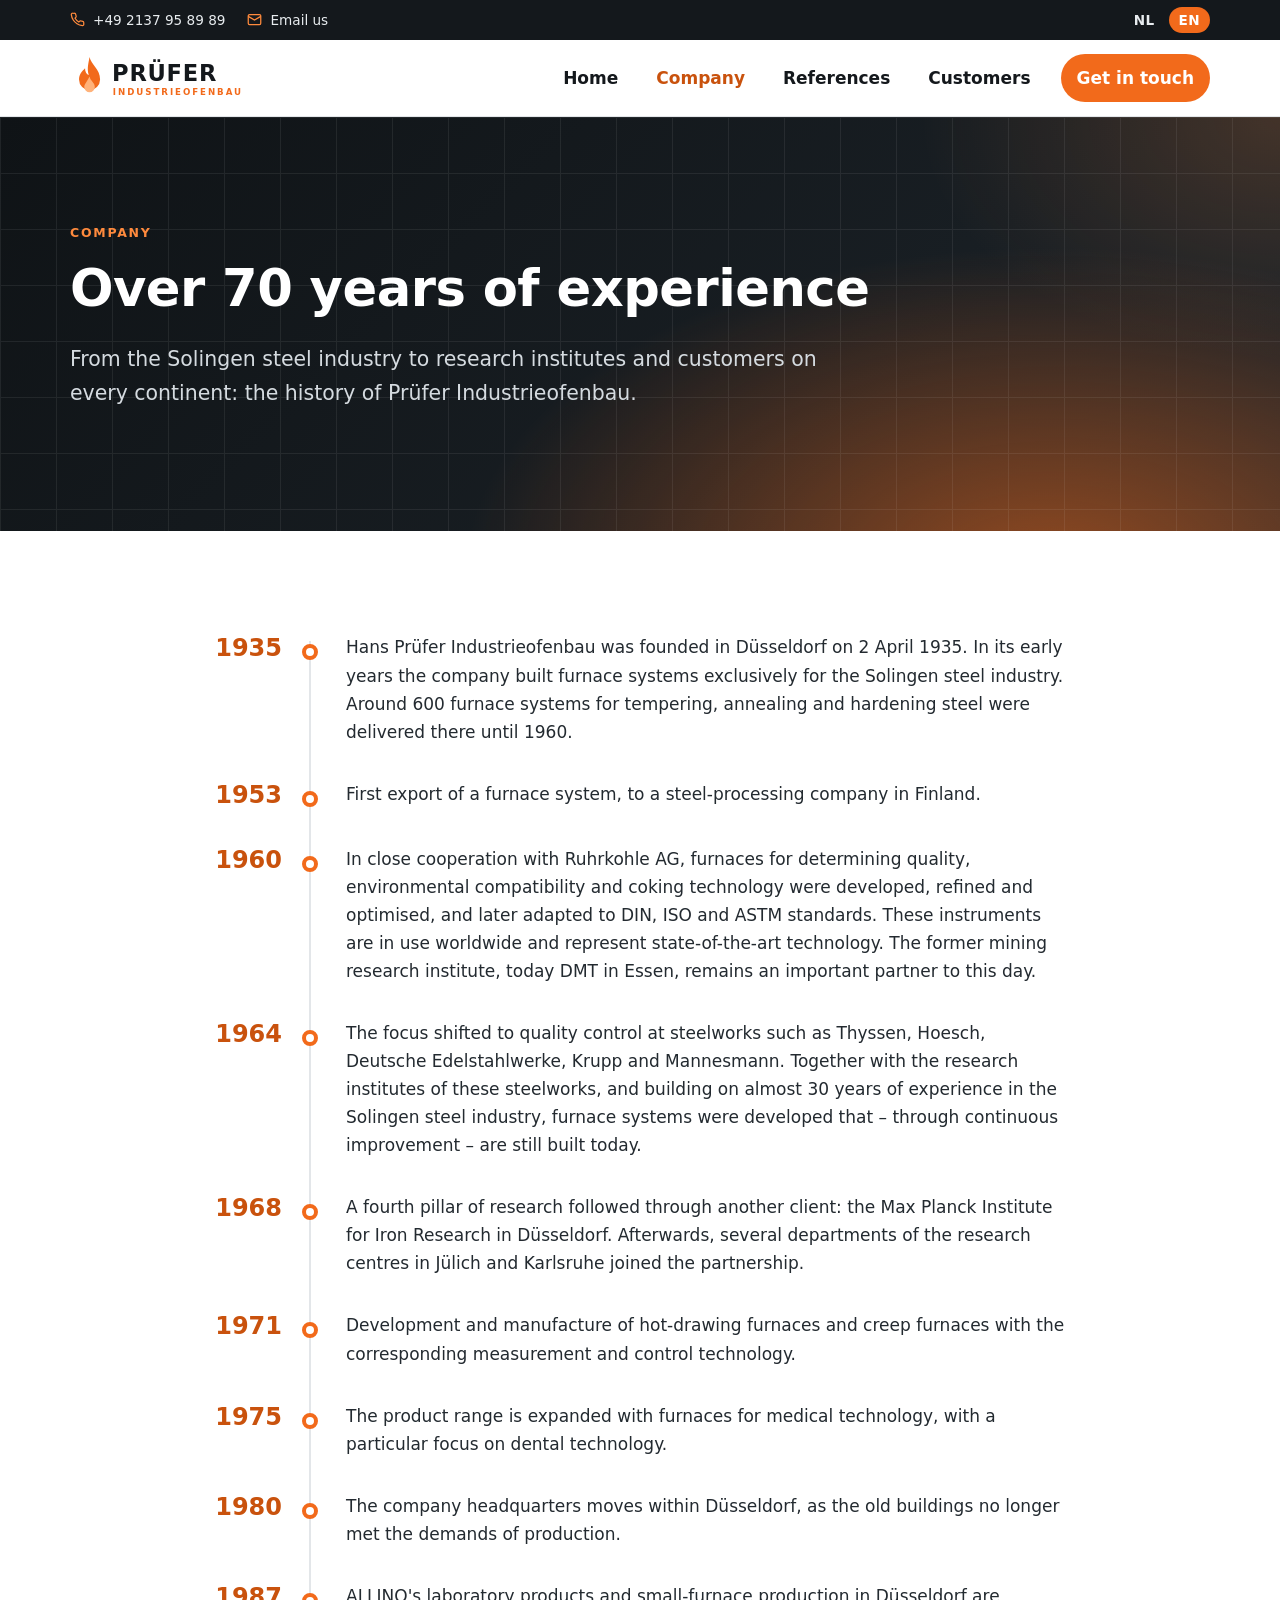
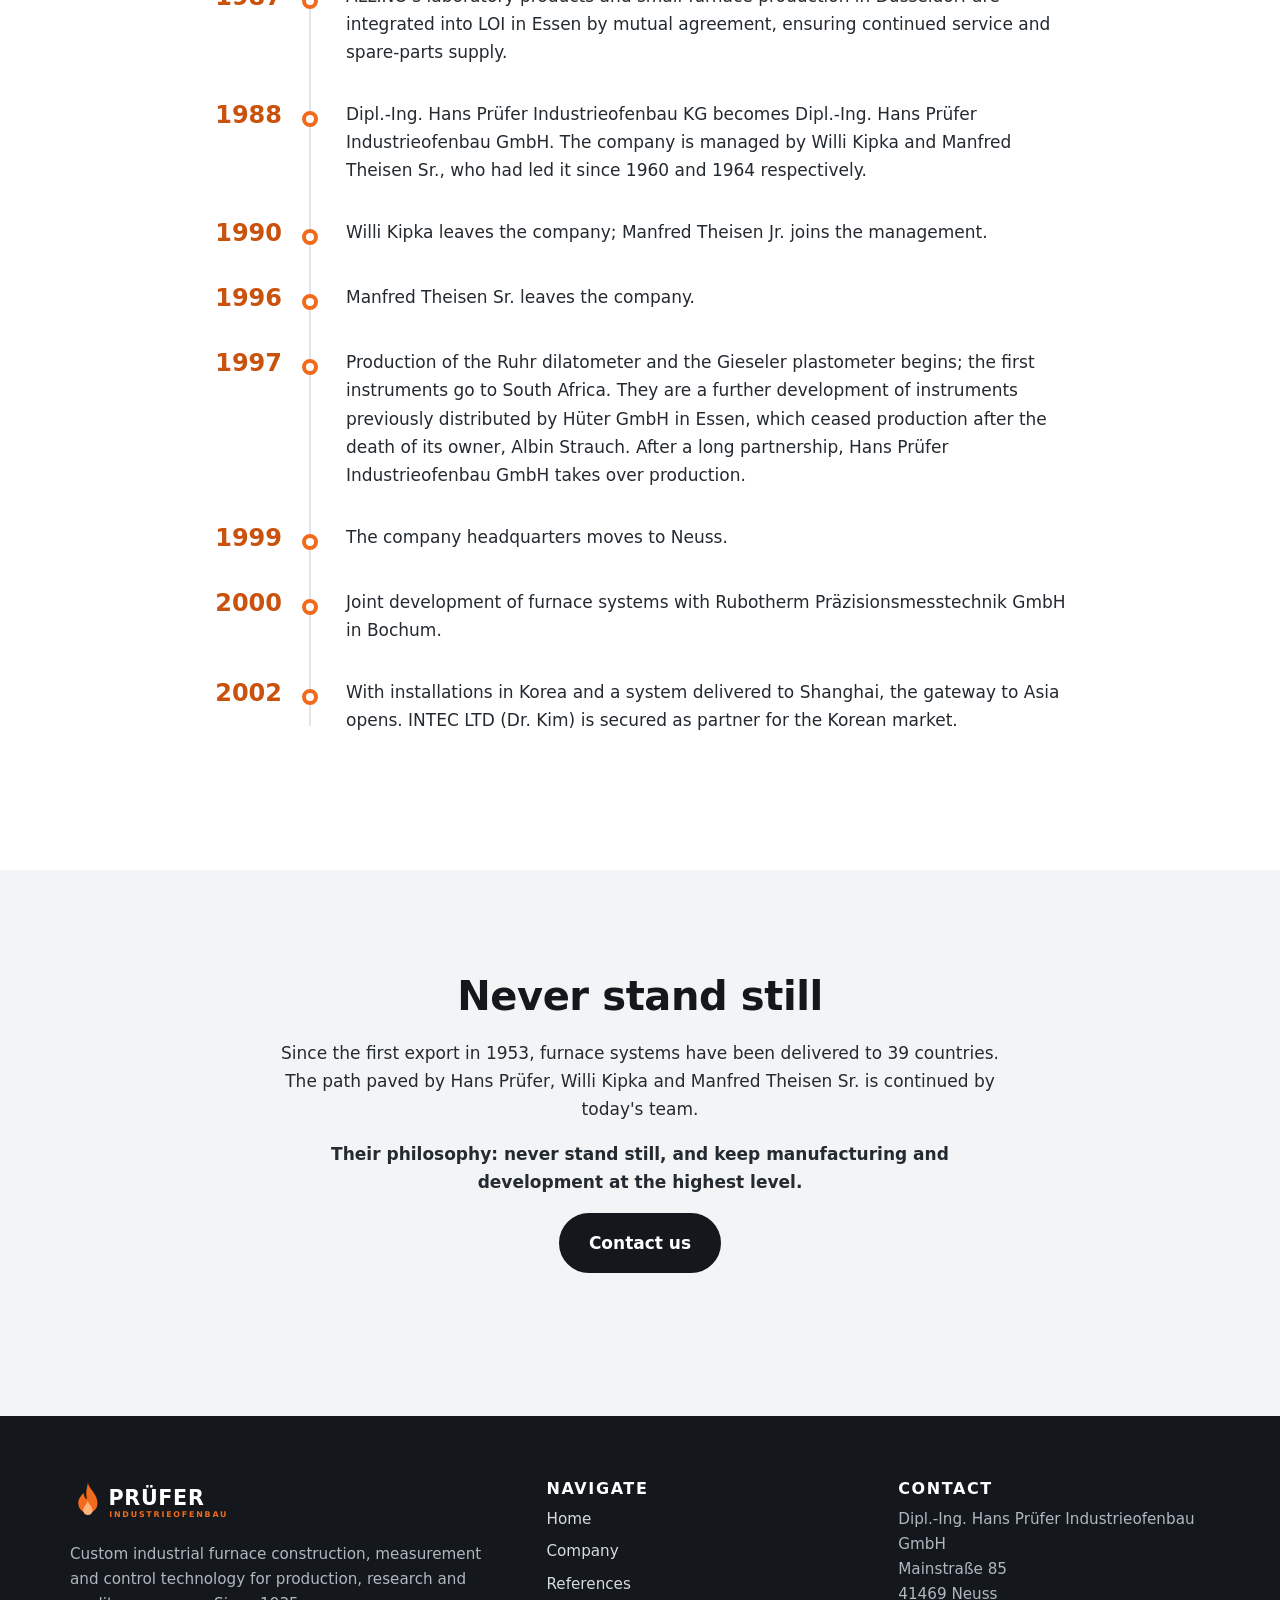
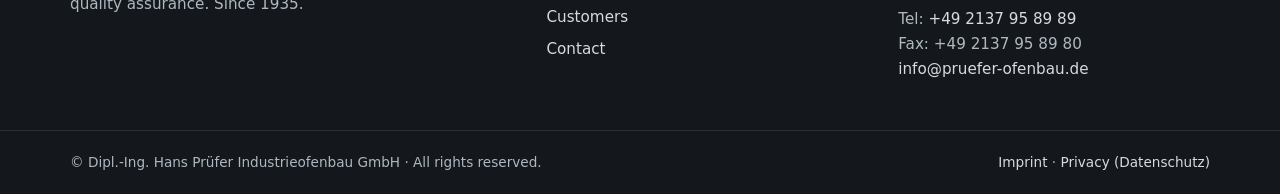
<file: en/company.html>
<!doctype html>
<html lang="en">
<head>
<meta charset="utf-8">
<meta name="viewport" content="width=device-width,initial-scale=1">
<title>Company – Prüfer Industrieofenbau</title>
<meta name="description" content="The history of Prüfer Industrieofenbau, from 1935 in Düsseldorf to today in Neuss.">
<link rel="icon" href="../assets/img/favicon.svg" type="image/svg+xml">
<link rel="alternate" hreflang="en" href="../en/company.html">
<link rel="alternate" hreflang="nl" href="../nl/company.html">
<link rel="stylesheet" href="../assets/css/style.css">
<script>document.documentElement.classList.add('js')</script>
</head>
<body>
<a class="skip" href="#main">Skip to content</a>
<div class="topbar"><div class="wrap">
  <div class="topbar-links">
    <a href="tel:+492137958989"><svg viewBox="0 0 24 24" aria-hidden="true"><path d="M22 16.9v3a2 2 0 0 1-2.2 2 19.8 19.8 0 0 1-8.6-3.1 19.5 19.5 0 0 1-6-6A19.8 19.8 0 0 1 2.1 4.2 2 2 0 0 1 4.1 2h3a2 2 0 0 1 2 1.7c.1 1 .4 1.9.7 2.8a2 2 0 0 1-.5 2.1L8.1 9.9a16 16 0 0 0 6 6l1.3-1.2a2 2 0 0 1 2.1-.4c.9.3 1.8.6 2.8.7a2 2 0 0 1 1.7 2z"/></svg>+49 2137 95 89 89</a>
    <a href="mailto:info@pruefer-ofenbau.de"><svg viewBox="0 0 24 24" aria-hidden="true"><rect x="2" y="4" width="20" height="16" rx="2"/><path d="m22 7-10 6L2 7"/></svg>Email us</a>
  </div>
  <div class="lang" aria-label="Language"><a href="../nl/company.html" lang="nl" hreflang="nl">NL</a><a href="../en/company.html" lang="en" hreflang="en" aria-current="true">EN</a></div>
</div></div>
<header class="site-header"><div class="wrap">
  <a class="logo" href="index.html"><img src="../assets/img/logo.svg" alt="Prüfer Industrieofenbau" width="188" height="48"></a>
  <button class="burger" aria-label="Menu" aria-expanded="false" aria-controls="nav"><span></span><span></span><span></span></button>
  <nav class="nav" id="nav" aria-label="Main"><ul><li><a href="index.html">Home</a></li><li><a href="company.html" aria-current="page">Company</a></li><li><a href="references.html">References</a></li><li><a href="customers.html">Customers</a></li><li class="nav-cta"><a href="contact.html">Get in touch</a></li></ul></nav>
</div></header>
<main id="main">
<section class="hero page-hero"><div class="wrap">
  <span class="eyebrow">Company</span>
  <h1>Over 70 years of experience</h1>
  <p class="lead">From the Solingen steel industry to research institutes and customers on every continent: the history of Prüfer Industrieofenbau.</p>
</div></section>
<section class="section"><div class="wrap"><ol class="timeline"><li class="reveal"><div class="yr">1935</div><div class="txt"><p>Hans Prüfer Industrieofenbau was founded in Düsseldorf on 2 April 1935. In its early years the company built furnace systems exclusively for the Solingen steel industry. Around 600 furnace systems for tempering, annealing and hardening steel were delivered there until 1960.</p></div></li><li class="reveal"><div class="yr">1953</div><div class="txt"><p>First export of a furnace system, to a steel-processing company in Finland.</p></div></li><li class="reveal"><div class="yr">1960</div><div class="txt"><p>In close cooperation with Ruhrkohle AG, furnaces for determining quality, environmental compatibility and coking technology were developed, refined and optimised, and later adapted to DIN, ISO and ASTM standards. These instruments are in use worldwide and represent state-of-the-art technology. The former mining research institute, today DMT in Essen, remains an important partner to this day.</p></div></li><li class="reveal"><div class="yr">1964</div><div class="txt"><p>The focus shifted to quality control at steelworks such as Thyssen, Hoesch, Deutsche Edelstahlwerke, Krupp and Mannesmann. Together with the research institutes of these steelworks, and building on almost 30 years of experience in the Solingen steel industry, furnace systems were developed that – through continuous improvement – are still built today.</p></div></li><li class="reveal"><div class="yr">1968</div><div class="txt"><p>A fourth pillar of research followed through another client: the Max Planck Institute for Iron Research in Düsseldorf. Afterwards, several departments of the research centres in Jülich and Karlsruhe joined the partnership.</p></div></li><li class="reveal"><div class="yr">1971</div><div class="txt"><p>Development and manufacture of hot-drawing furnaces and creep furnaces with the corresponding measurement and control technology.</p></div></li><li class="reveal"><div class="yr">1975</div><div class="txt"><p>The product range is expanded with furnaces for medical technology, with a particular focus on dental technology.</p></div></li><li class="reveal"><div class="yr">1980</div><div class="txt"><p>The company headquarters moves within Düsseldorf, as the old buildings no longer met the demands of production.</p></div></li><li class="reveal"><div class="yr">1987</div><div class="txt"><p>ALLINO&#x27;s laboratory products and small-furnace production in Düsseldorf are integrated into LOI in Essen by mutual agreement, ensuring continued service and spare-parts supply.</p></div></li><li class="reveal"><div class="yr">1988</div><div class="txt"><p>Dipl.-Ing. Hans Prüfer Industrieofenbau KG becomes Dipl.-Ing. Hans Prüfer Industrieofenbau GmbH. The company is managed by Willi Kipka and Manfred Theisen Sr., who had led it since 1960 and 1964 respectively.</p></div></li><li class="reveal"><div class="yr">1990</div><div class="txt"><p>Willi Kipka leaves the company; Manfred Theisen Jr. joins the management.</p></div></li><li class="reveal"><div class="yr">1996</div><div class="txt"><p>Manfred Theisen Sr. leaves the company.</p></div></li><li class="reveal"><div class="yr">1997</div><div class="txt"><p>Production of the Ruhr dilatometer and the Gieseler plastometer begins; the first instruments go to South Africa. They are a further development of instruments previously distributed by Hüter GmbH in Essen, which ceased production after the death of its owner, Albin Strauch. After a long partnership, Hans Prüfer Industrieofenbau GmbH takes over production.</p></div></li><li class="reveal"><div class="yr">1999</div><div class="txt"><p>The company headquarters moves to Neuss.</p></div></li><li class="reveal"><div class="yr">2000</div><div class="txt"><p>Joint development of furnace systems with Rubotherm Präzisionsmesstechnik GmbH in Bochum.</p></div></li><li class="reveal"><div class="yr">2002</div><div class="txt"><p>With installations in Korea and a system delivered to Shanghai, the gateway to Asia opens. INTEC LTD (Dr. Kim) is secured as partner for the Korean market.</p></div></li></ol></div></section>
<section class="section alt"><div class="wrap"><div class="section-head center reveal">
  <h2>Never stand still</h2><p>Since the first export in 1953, furnace systems have been delivered to 39 countries. The path paved by Hans Prüfer, Willi Kipka and Manfred Theisen Sr. is continued by today&#x27;s team.</p><p><strong>Their philosophy: never stand still, and keep manufacturing and development at the highest level.</strong></p>
  <a class="btn dark" href="contact.html">Contact us</a></div></div></section>
</main>
<footer class="site-footer">
<div class="wrap">
  <div><a class="logo" href="index.html"><img src="../assets/img/logo-light.svg" alt="Prüfer Industrieofenbau" width="172" height="44"></a>
  <p>Custom industrial furnace construction, measurement and control technology for production, research and quality assurance. Since 1935.</p></div>
  <div><h3>Navigate</h3><ul><li><a href="index.html">Home</a></li><li><a href="company.html">Company</a></li><li><a href="references.html">References</a></li><li><a href="customers.html">Customers</a></li><li><a href="contact.html">Contact</a></li></ul></div>
  <div><h3>Contact</h3>
  <address style="font-style:normal">Dipl.-Ing. Hans Prüfer Industrieofenbau GmbH<br>Mainstraße 85<br>41469 Neuss<br>
  Tel: <a href="tel:+492137958989">+49 2137 95 89 89</a><br>Fax: +49 2137 95 89 80<br>
  <a href="mailto:info@pruefer-ofenbau.de">info@pruefer-ofenbau.de</a></address></div>
</div>
<div class="subfooter"><div class="wrap">
  <span>© Dipl.-Ing. Hans Prüfer Industrieofenbau GmbH · All rights reserved.</span>
  <span><a href="../impressum.html">Imprint</a> · <a href="../datenschutz.html">Privacy (Datenschutz)</a></span>
</div></div>
</footer>
<script src="../assets/js/main.js" defer></script>
</body>
</html>
</file>
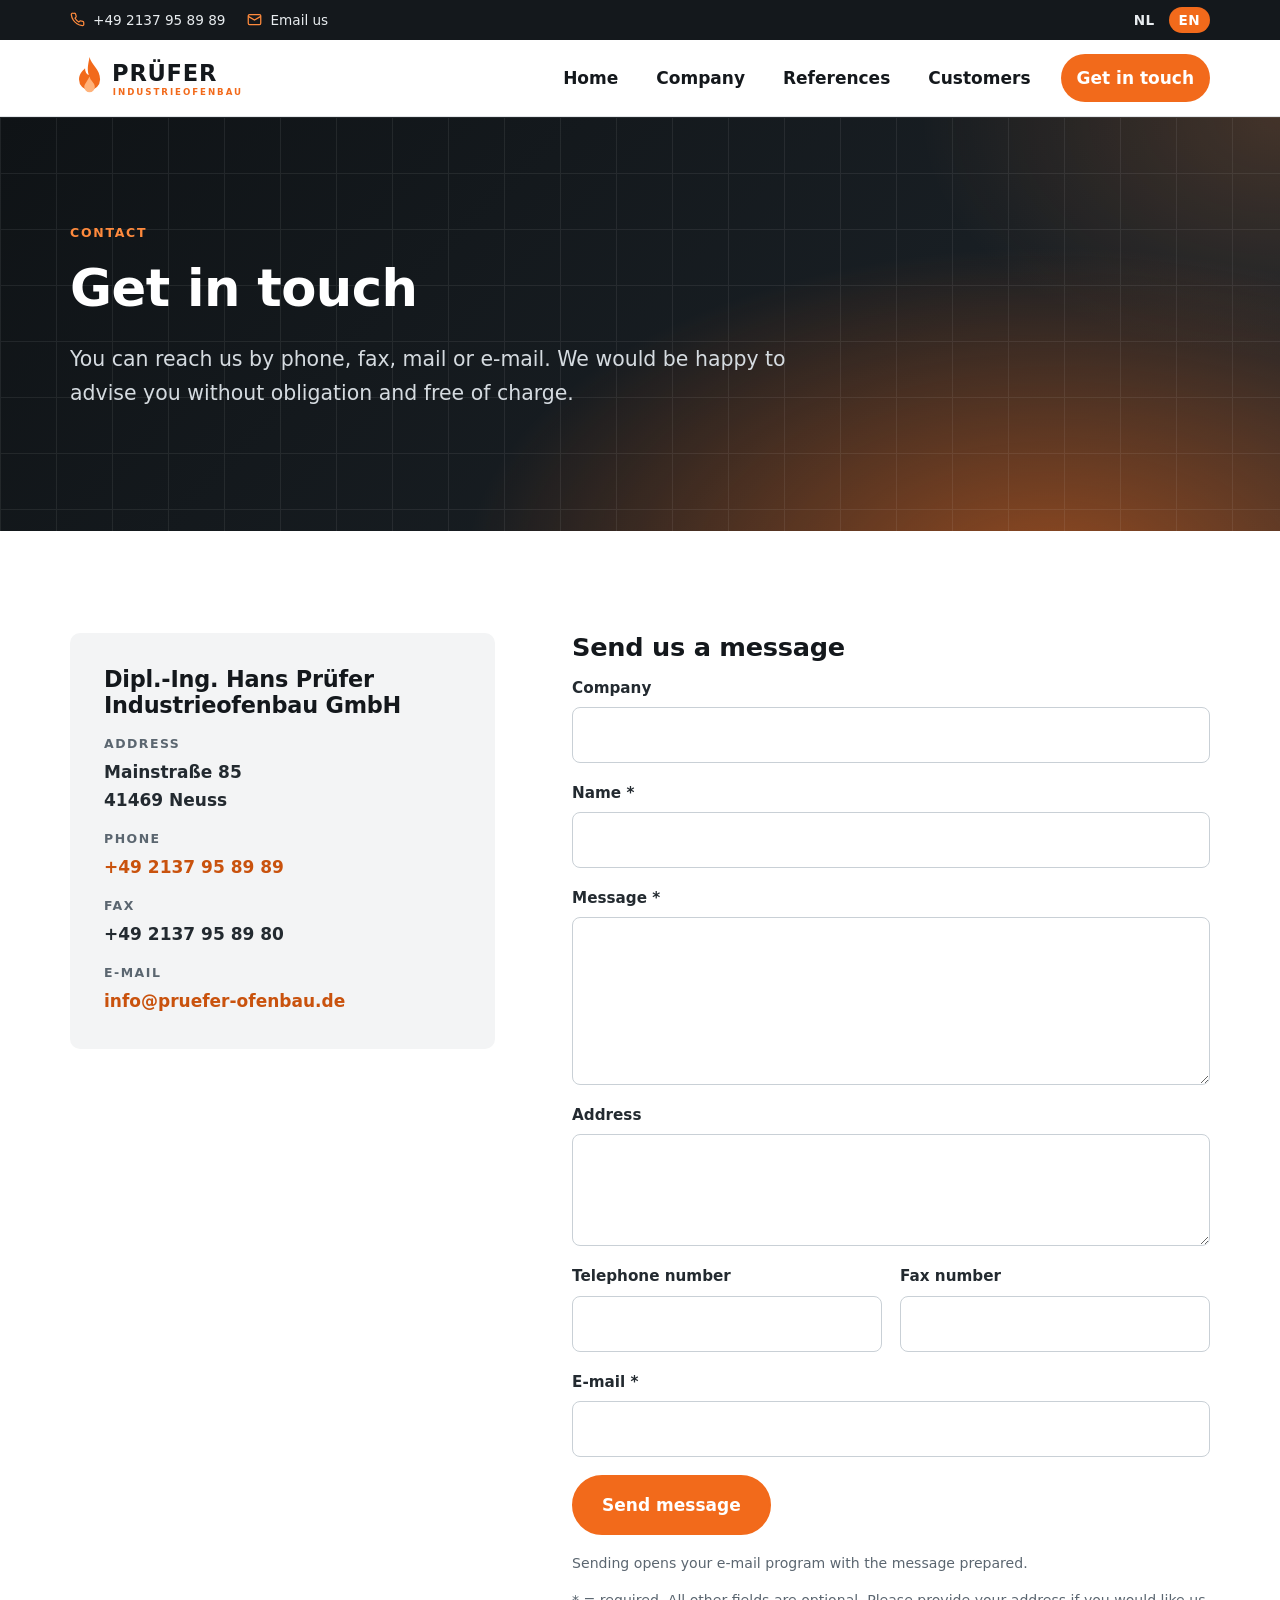
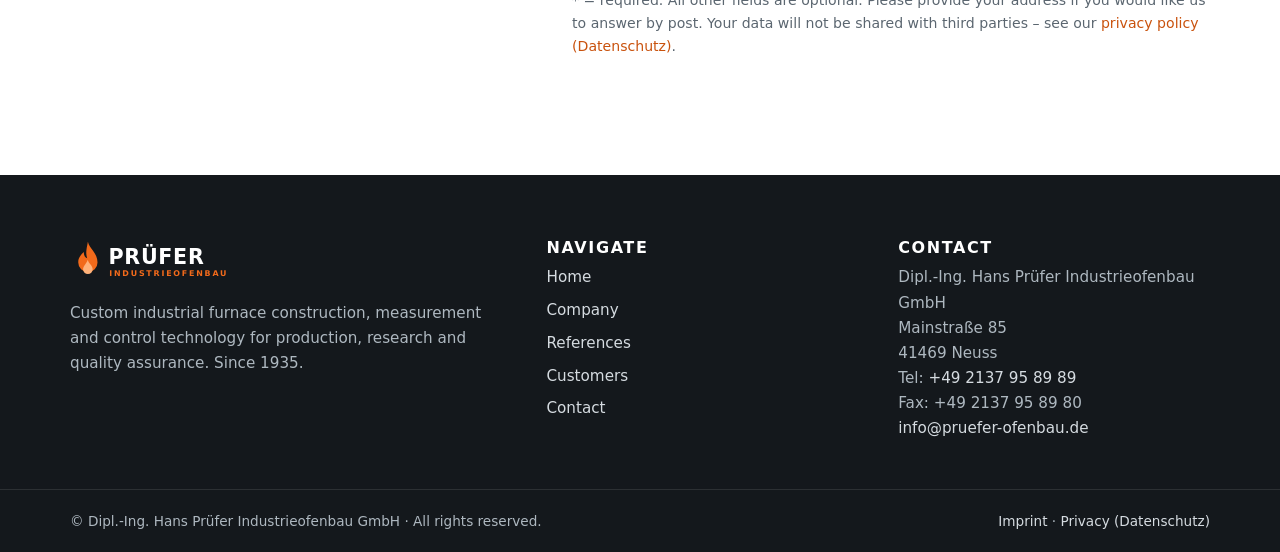
<file: en/contact.html>
<!doctype html>
<html lang="en">
<head>
<meta charset="utf-8">
<meta name="viewport" content="width=device-width,initial-scale=1">
<title>Contact – Prüfer Industrieofenbau</title>
<meta name="description" content="Contact Prüfer Industrieofenbau in Neuss by phone, e-mail or contact form.">
<link rel="icon" href="../assets/img/favicon.svg" type="image/svg+xml">
<link rel="alternate" hreflang="en" href="../en/contact.html">
<link rel="alternate" hreflang="nl" href="../nl/contact.html">
<link rel="stylesheet" href="../assets/css/style.css">
<script>document.documentElement.classList.add('js')</script>
</head>
<body>
<a class="skip" href="#main">Skip to content</a>
<div class="topbar"><div class="wrap">
  <div class="topbar-links">
    <a href="tel:+492137958989"><svg viewBox="0 0 24 24" aria-hidden="true"><path d="M22 16.9v3a2 2 0 0 1-2.2 2 19.8 19.8 0 0 1-8.6-3.1 19.5 19.5 0 0 1-6-6A19.8 19.8 0 0 1 2.1 4.2 2 2 0 0 1 4.1 2h3a2 2 0 0 1 2 1.7c.1 1 .4 1.9.7 2.8a2 2 0 0 1-.5 2.1L8.1 9.9a16 16 0 0 0 6 6l1.3-1.2a2 2 0 0 1 2.1-.4c.9.3 1.8.6 2.8.7a2 2 0 0 1 1.7 2z"/></svg>+49 2137 95 89 89</a>
    <a href="mailto:info@pruefer-ofenbau.de"><svg viewBox="0 0 24 24" aria-hidden="true"><rect x="2" y="4" width="20" height="16" rx="2"/><path d="m22 7-10 6L2 7"/></svg>Email us</a>
  </div>
  <div class="lang" aria-label="Language"><a href="../nl/contact.html" lang="nl" hreflang="nl">NL</a><a href="../en/contact.html" lang="en" hreflang="en" aria-current="true">EN</a></div>
</div></div>
<header class="site-header"><div class="wrap">
  <a class="logo" href="index.html"><img src="../assets/img/logo.svg" alt="Prüfer Industrieofenbau" width="188" height="48"></a>
  <button class="burger" aria-label="Menu" aria-expanded="false" aria-controls="nav"><span></span><span></span><span></span></button>
  <nav class="nav" id="nav" aria-label="Main"><ul><li><a href="index.html">Home</a></li><li><a href="company.html">Company</a></li><li><a href="references.html">References</a></li><li><a href="customers.html">Customers</a></li><li class="nav-cta"><a href="contact.html" aria-current="page">Get in touch</a></li></ul></nav>
</div></header>
<main id="main">
<section class="hero page-hero"><div class="wrap">
  <span class="eyebrow">Contact</span>
  <h1>Get in touch</h1>
  <p class="lead">You can reach us by phone, fax, mail or e-mail. We would be happy to advise you without obligation and free of charge.</p>
</div></section>
<section class="section"><div class="wrap contact-grid">
  <aside class="contact-card reveal">
    <h2 style="font-size:1.4rem">Dipl.-Ing. Hans Prüfer Industrieofenbau GmbH</h2>
    <dl>
      <dt>Address</dt><dd>Mainstraße 85<br>41469 Neuss</dd>
      <dt>Phone</dt><dd><a href="tel:+492137958989">+49 2137 95 89 89</a></dd>
      <dt>Fax</dt><dd>+49 2137 95 89 80</dd>
      <dt>E-mail</dt><dd><a href="mailto:info@pruefer-ofenbau.de">info@pruefer-ofenbau.de</a></dd>
    </dl>
  </aside>
  <div class="reveal">
    <h2 style="font-size:1.6rem">Send us a message</h2>
    <form id="contact-form" data-to="info@pruefer-ofenbau.de" data-subject="Enquiry via website">
      <div class="row"><label for="firma">Company</label><input id="firma" name="firma" data-label="Company" maxlength="80" autocomplete="organization"></div>
      <div class="row"><label for="name">Name *</label><input id="name" name="name" data-label="Name" required maxlength="80" autocomplete="name"></div>
      <div class="row"><label for="nachricht">Message *</label><textarea id="nachricht" name="nachricht" data-label="Message" rows="5" required></textarea></div>
      <div class="row"><label for="adresse">Address</label><textarea id="adresse" name="adresse" data-label="Address" rows="3" autocomplete="street-address"></textarea></div>
      <div class="two">
        <div class="row"><label for="telefon">Telephone number</label><input id="telefon" name="telefon" type="tel" data-label="Telephone number" maxlength="40" autocomplete="tel"></div>
        <div class="row"><label for="fax">Fax number</label><input id="fax" name="fax" type="tel" data-label="Fax number" maxlength="40"></div>
      </div>
      <div class="row"><label for="mail">E-mail *</label><input id="mail" name="mail" type="email" data-label="E-mail" required maxlength="80" autocomplete="email"></div>
      <button class="btn" type="submit">Send message</button>
      <p class="note" style="margin-top:1.2em">Sending opens your e-mail program with the message prepared.</p>
      <p class="note">* = required. All other fields are optional. Please provide your address if you would like us to answer by post. Your data will not be shared with third parties – see our <a href="../datenschutz.html">privacy policy (Datenschutz)</a>.</p>
    </form>
  </div>
</div></section>
</main>
<footer class="site-footer">
<div class="wrap">
  <div><a class="logo" href="index.html"><img src="../assets/img/logo-light.svg" alt="Prüfer Industrieofenbau" width="172" height="44"></a>
  <p>Custom industrial furnace construction, measurement and control technology for production, research and quality assurance. Since 1935.</p></div>
  <div><h3>Navigate</h3><ul><li><a href="index.html">Home</a></li><li><a href="company.html">Company</a></li><li><a href="references.html">References</a></li><li><a href="customers.html">Customers</a></li><li><a href="contact.html">Contact</a></li></ul></div>
  <div><h3>Contact</h3>
  <address style="font-style:normal">Dipl.-Ing. Hans Prüfer Industrieofenbau GmbH<br>Mainstraße 85<br>41469 Neuss<br>
  Tel: <a href="tel:+492137958989">+49 2137 95 89 89</a><br>Fax: +49 2137 95 89 80<br>
  <a href="mailto:info@pruefer-ofenbau.de">info@pruefer-ofenbau.de</a></address></div>
</div>
<div class="subfooter"><div class="wrap">
  <span>© Dipl.-Ing. Hans Prüfer Industrieofenbau GmbH · All rights reserved.</span>
  <span><a href="../impressum.html">Imprint</a> · <a href="../datenschutz.html">Privacy (Datenschutz)</a></span>
</div></div>
</footer>
<script src="../assets/js/main.js" defer></script>
</body>
</html>
</file>
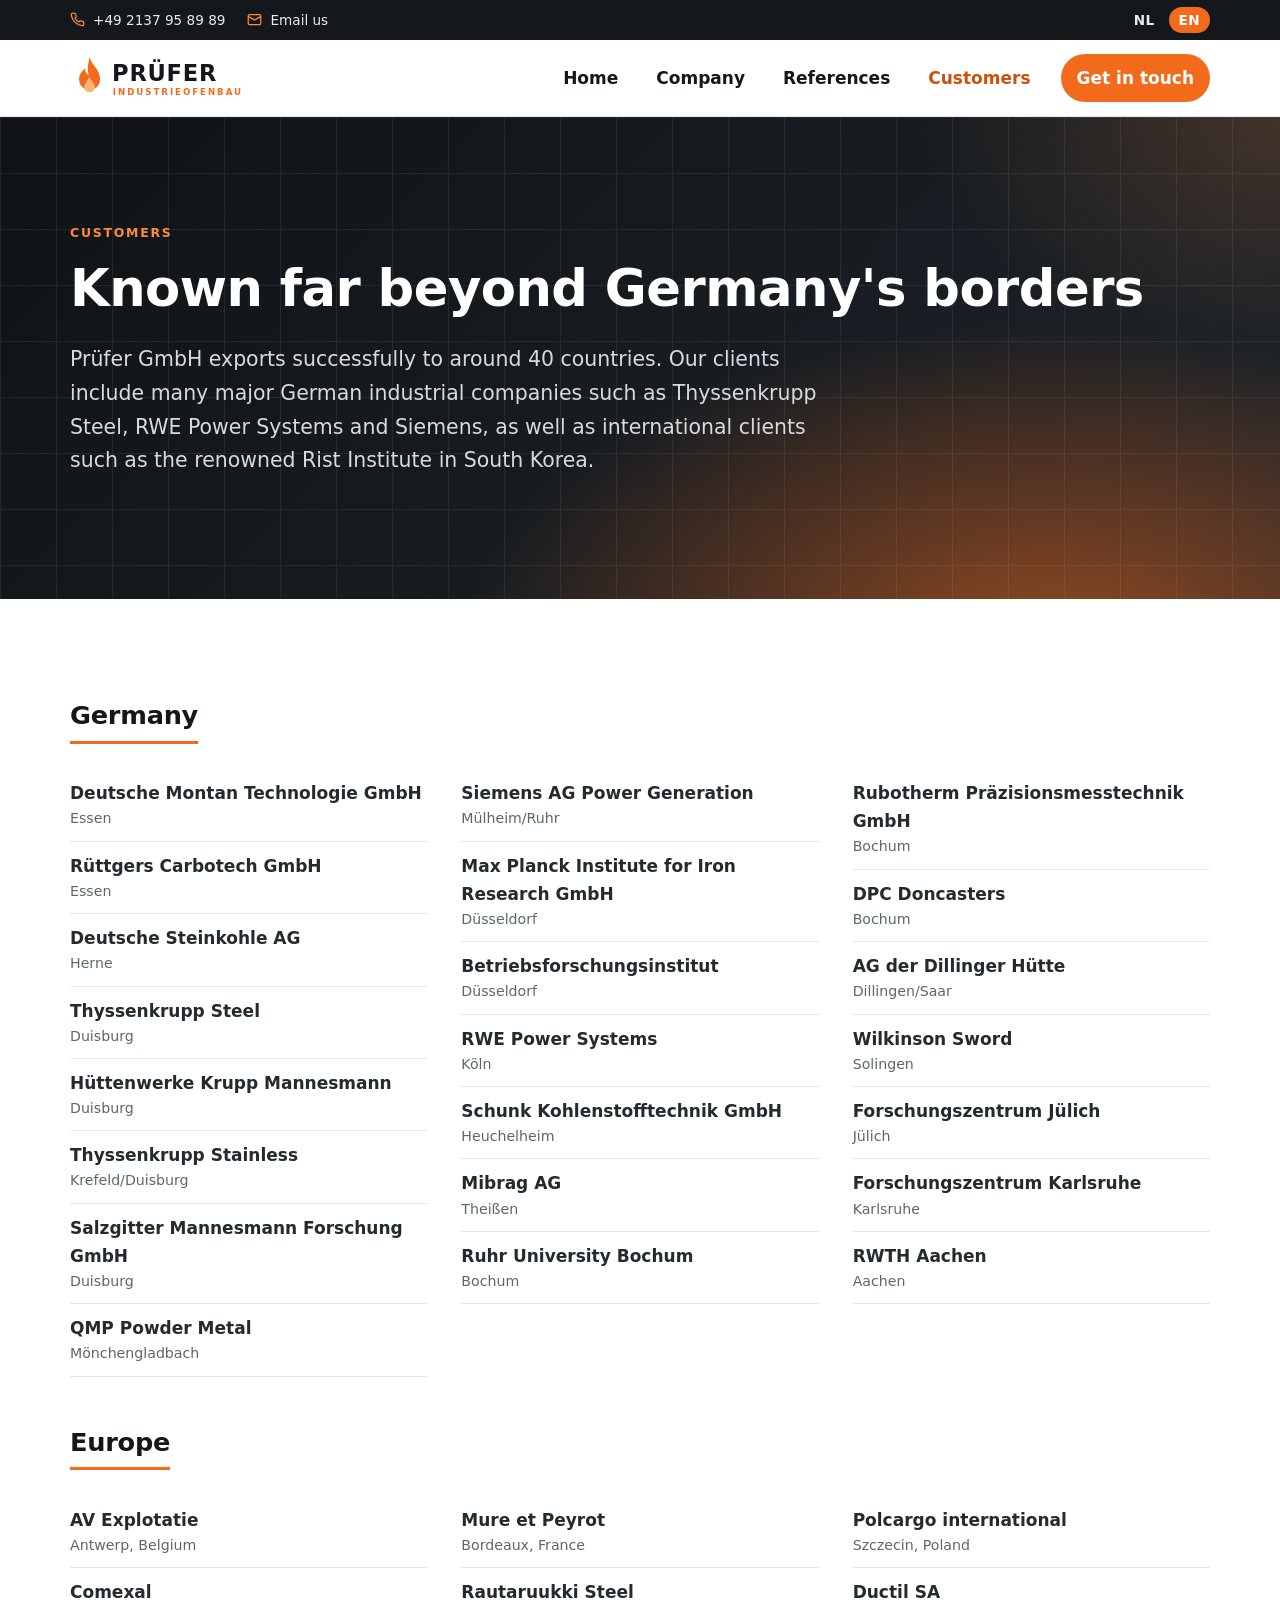
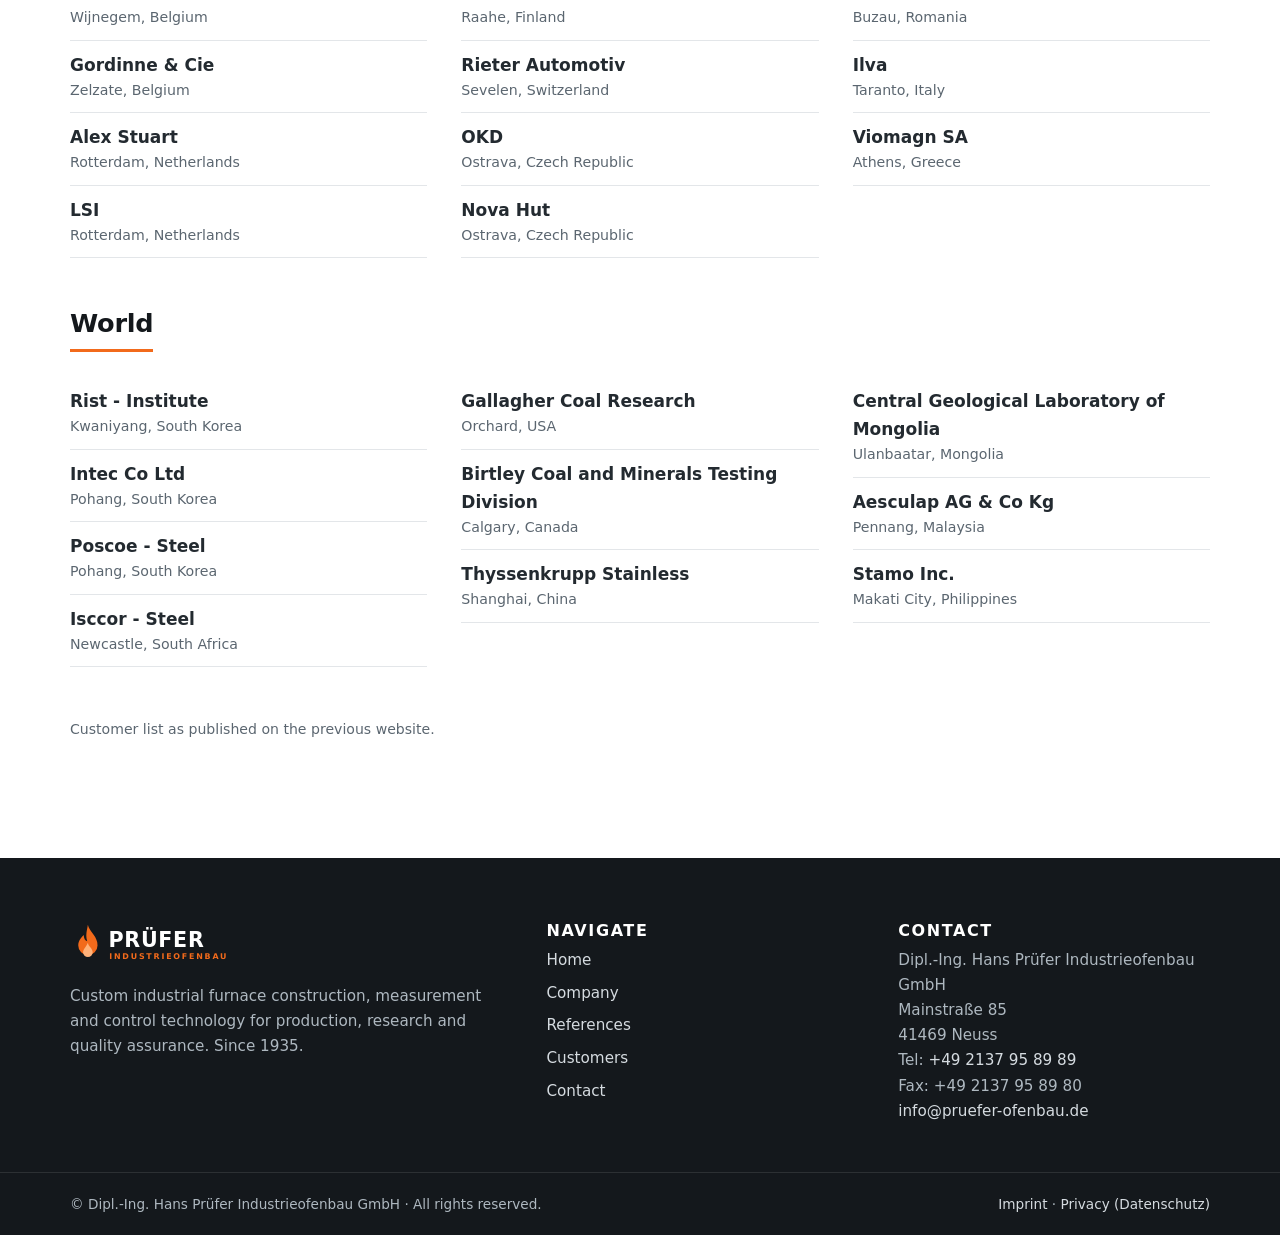
<file: en/customers.html>
<!doctype html>
<html lang="en">
<head>
<meta charset="utf-8">
<meta name="viewport" content="width=device-width,initial-scale=1">
<title>Customers – Prüfer Industrieofenbau</title>
<meta name="description" content="Customers of Prüfer GmbH in Germany, Europe and the rest of the world.">
<link rel="icon" href="../assets/img/favicon.svg" type="image/svg+xml">
<link rel="alternate" hreflang="en" href="../en/customers.html">
<link rel="alternate" hreflang="nl" href="../nl/customers.html">
<link rel="stylesheet" href="../assets/css/style.css">
<script>document.documentElement.classList.add('js')</script>
</head>
<body>
<a class="skip" href="#main">Skip to content</a>
<div class="topbar"><div class="wrap">
  <div class="topbar-links">
    <a href="tel:+492137958989"><svg viewBox="0 0 24 24" aria-hidden="true"><path d="M22 16.9v3a2 2 0 0 1-2.2 2 19.8 19.8 0 0 1-8.6-3.1 19.5 19.5 0 0 1-6-6A19.8 19.8 0 0 1 2.1 4.2 2 2 0 0 1 4.1 2h3a2 2 0 0 1 2 1.7c.1 1 .4 1.9.7 2.8a2 2 0 0 1-.5 2.1L8.1 9.9a16 16 0 0 0 6 6l1.3-1.2a2 2 0 0 1 2.1-.4c.9.3 1.8.6 2.8.7a2 2 0 0 1 1.7 2z"/></svg>+49 2137 95 89 89</a>
    <a href="mailto:info@pruefer-ofenbau.de"><svg viewBox="0 0 24 24" aria-hidden="true"><rect x="2" y="4" width="20" height="16" rx="2"/><path d="m22 7-10 6L2 7"/></svg>Email us</a>
  </div>
  <div class="lang" aria-label="Language"><a href="../nl/customers.html" lang="nl" hreflang="nl">NL</a><a href="../en/customers.html" lang="en" hreflang="en" aria-current="true">EN</a></div>
</div></div>
<header class="site-header"><div class="wrap">
  <a class="logo" href="index.html"><img src="../assets/img/logo.svg" alt="Prüfer Industrieofenbau" width="188" height="48"></a>
  <button class="burger" aria-label="Menu" aria-expanded="false" aria-controls="nav"><span></span><span></span><span></span></button>
  <nav class="nav" id="nav" aria-label="Main"><ul><li><a href="index.html">Home</a></li><li><a href="company.html">Company</a></li><li><a href="references.html">References</a></li><li><a href="customers.html" aria-current="page">Customers</a></li><li class="nav-cta"><a href="contact.html">Get in touch</a></li></ul></nav>
</div></header>
<main id="main">
<section class="hero page-hero"><div class="wrap">
  <span class="eyebrow">Customers</span>
  <h1>Known far beyond Germany&#x27;s borders</h1>
  <p class="lead">Prüfer GmbH exports successfully to around 40 countries. Our clients include many major German industrial companies such as Thyssenkrupp Steel, RWE Power Systems and Siemens, as well as international clients such as the renowned Rist Institute in South Korea.</p>
</div></section>
<section class="section"><div class="wrap">
<div class="cust-group reveal"><h2>Germany</h2><ul class="cust-list"><li><strong>Deutsche Montan Technologie GmbH</strong><small>Essen</small></li><li><strong>Rüttgers Carbotech GmbH</strong><small>Essen</small></li><li><strong>Deutsche Steinkohle AG</strong><small>Herne</small></li><li><strong>Thyssenkrupp Steel</strong><small>Duisburg</small></li><li><strong>Hüttenwerke Krupp Mannesmann</strong><small>Duisburg</small></li><li><strong>Thyssenkrupp Stainless</strong><small>Krefeld/Duisburg</small></li><li><strong>Salzgitter Mannesmann Forschung GmbH</strong><small>Duisburg</small></li><li><strong>QMP Powder Metal</strong><small>Mönchengladbach</small></li><li><strong>Siemens AG Power Generation</strong><small>Mülheim/Ruhr</small></li><li><strong>Max Planck Institute for Iron Research GmbH</strong><small>Düsseldorf</small></li><li><strong>Betriebsforschungsinstitut</strong><small>Düsseldorf</small></li><li><strong>RWE Power Systems</strong><small>Köln</small></li><li><strong>Schunk Kohlenstofftechnik GmbH</strong><small>Heuchelheim</small></li><li><strong>Mibrag AG</strong><small>Theißen</small></li><li><strong>Ruhr University Bochum</strong><small>Bochum</small></li><li><strong>Rubotherm Präzisionsmesstechnik GmbH</strong><small>Bochum</small></li><li><strong>DPC Doncasters</strong><small>Bochum</small></li><li><strong>AG der Dillinger Hütte</strong><small>Dillingen/Saar</small></li><li><strong>Wilkinson Sword</strong><small>Solingen</small></li><li><strong>Forschungszentrum Jülich</strong><small>Jülich</small></li><li><strong>Forschungszentrum Karlsruhe</strong><small>Karlsruhe</small></li><li><strong>RWTH Aachen</strong><small>Aachen</small></li></ul></div>
<div class="cust-group reveal"><h2>Europe</h2><ul class="cust-list"><li><strong>AV Explotatie</strong><small>Antwerp, Belgium</small></li><li><strong>Comexal</strong><small>Wijnegem, Belgium</small></li><li><strong>Gordinne &amp; Cie</strong><small>Zelzate, Belgium</small></li><li><strong>Alex Stuart</strong><small>Rotterdam, Netherlands</small></li><li><strong>LSI</strong><small>Rotterdam, Netherlands</small></li><li><strong>Mure et Peyrot</strong><small>Bordeaux, France</small></li><li><strong>Rautaruukki Steel</strong><small>Raahe, Finland</small></li><li><strong>Rieter Automotiv</strong><small>Sevelen, Switzerland</small></li><li><strong>OKD</strong><small>Ostrava, Czech Republic</small></li><li><strong>Nova Hut</strong><small>Ostrava, Czech Republic</small></li><li><strong>Polcargo international</strong><small>Szczecin, Poland</small></li><li><strong>Ductil SA</strong><small>Buzau, Romania</small></li><li><strong>Ilva</strong><small>Taranto, Italy</small></li><li><strong>Viomagn SA</strong><small>Athens, Greece</small></li></ul></div>
<div class="cust-group reveal"><h2>World</h2><ul class="cust-list"><li><strong>Rist - Institute</strong><small>Kwaniyang, South Korea</small></li><li><strong>Intec Co Ltd</strong><small>Pohang, South Korea</small></li><li><strong>Poscoe - Steel</strong><small>Pohang, South Korea</small></li><li><strong>Isccor - Steel</strong><small>Newcastle, South Africa</small></li><li><strong>Gallagher Coal Research</strong><small>Orchard, USA</small></li><li><strong>Birtley Coal and Minerals Testing Division</strong><small>Calgary, Canada</small></li><li><strong>Thyssenkrupp Stainless</strong><small>Shanghai, China</small></li><li><strong>Central Geological Laboratory of Mongolia</strong><small>Ulanbaatar, Mongolia</small></li><li><strong>Aesculap AG &amp; Co Kg</strong><small>Pennang, Malaysia</small></li><li><strong>Stamo Inc.</strong><small>Makati City, Philippines</small></li></ul></div>
<p class="note">Customer list as published on the previous website.</p>
</div></section>
</main>
<footer class="site-footer">
<div class="wrap">
  <div><a class="logo" href="index.html"><img src="../assets/img/logo-light.svg" alt="Prüfer Industrieofenbau" width="172" height="44"></a>
  <p>Custom industrial furnace construction, measurement and control technology for production, research and quality assurance. Since 1935.</p></div>
  <div><h3>Navigate</h3><ul><li><a href="index.html">Home</a></li><li><a href="company.html">Company</a></li><li><a href="references.html">References</a></li><li><a href="customers.html">Customers</a></li><li><a href="contact.html">Contact</a></li></ul></div>
  <div><h3>Contact</h3>
  <address style="font-style:normal">Dipl.-Ing. Hans Prüfer Industrieofenbau GmbH<br>Mainstraße 85<br>41469 Neuss<br>
  Tel: <a href="tel:+492137958989">+49 2137 95 89 89</a><br>Fax: +49 2137 95 89 80<br>
  <a href="mailto:info@pruefer-ofenbau.de">info@pruefer-ofenbau.de</a></address></div>
</div>
<div class="subfooter"><div class="wrap">
  <span>© Dipl.-Ing. Hans Prüfer Industrieofenbau GmbH · All rights reserved.</span>
  <span><a href="../impressum.html">Imprint</a> · <a href="../datenschutz.html">Privacy (Datenschutz)</a></span>
</div></div>
</footer>
<script src="../assets/js/main.js" defer></script>
</body>
</html>
</file>
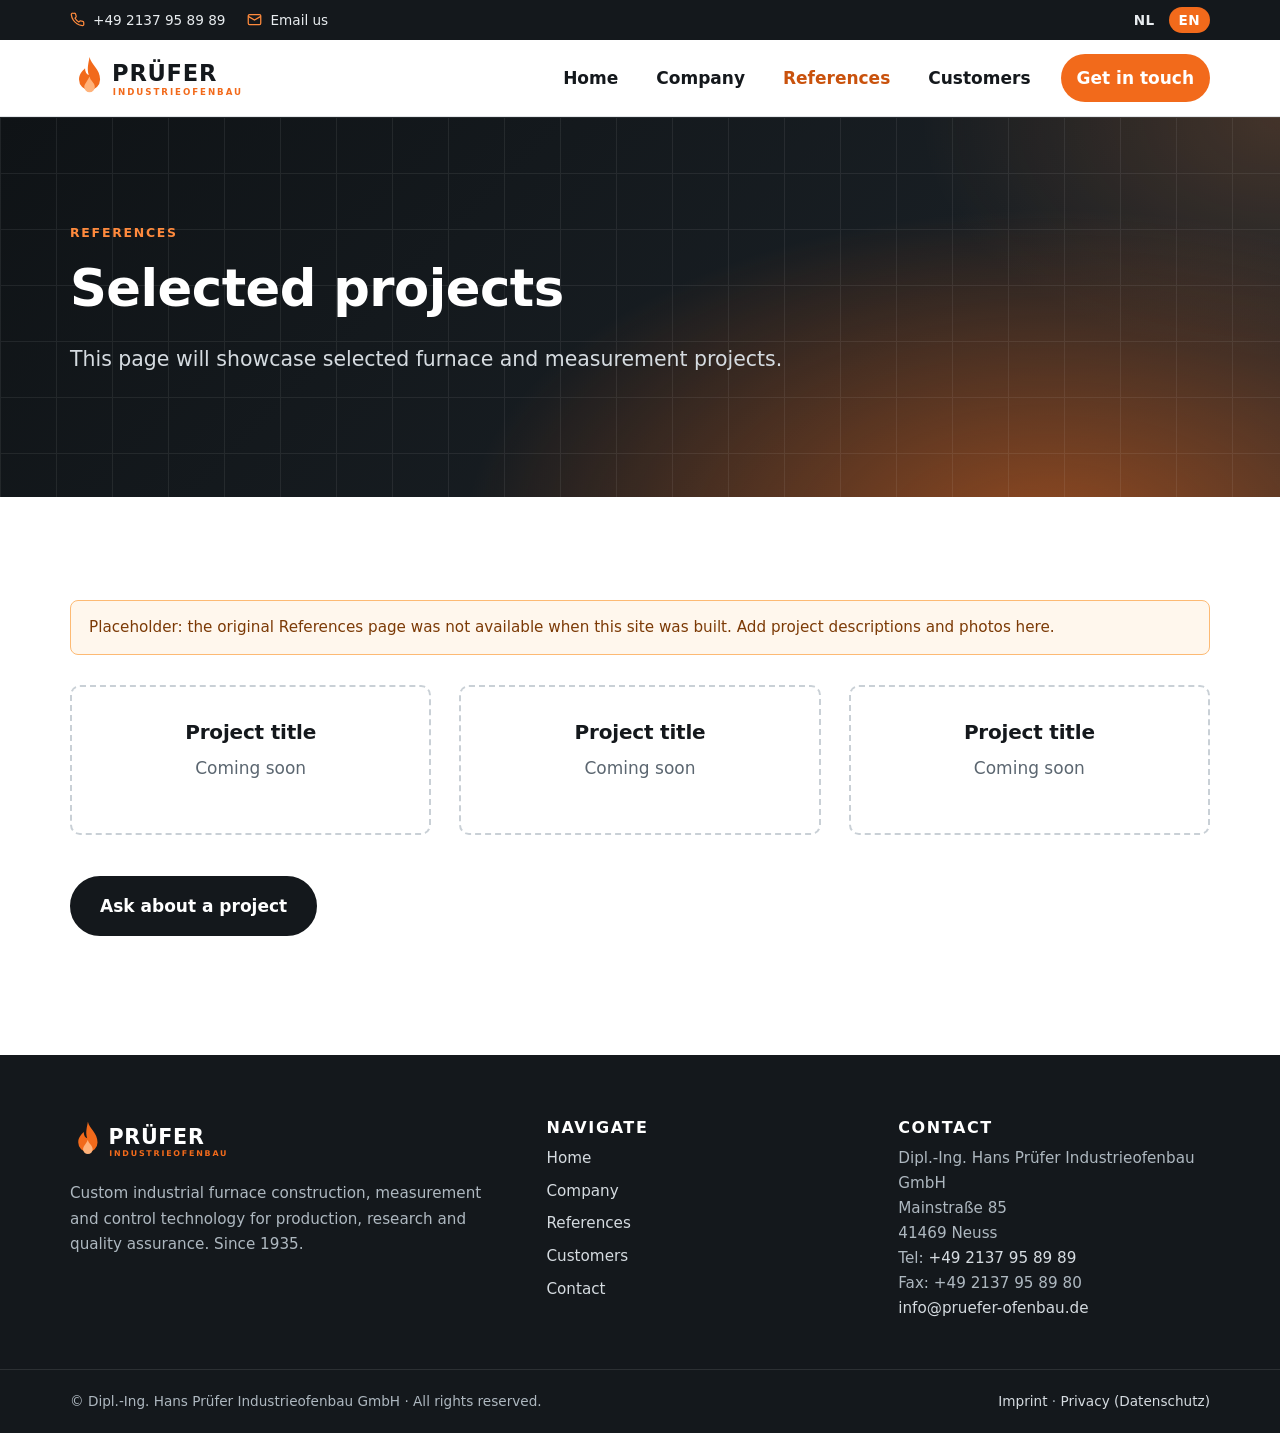
<file: en/references.html>
<!doctype html>
<html lang="en">
<head>
<meta charset="utf-8">
<meta name="viewport" content="width=device-width,initial-scale=1">
<title>References – Prüfer Industrieofenbau</title>
<meta name="description" content="Selected projects and references.">
<link rel="icon" href="../assets/img/favicon.svg" type="image/svg+xml">
<link rel="alternate" hreflang="en" href="../en/references.html">
<link rel="alternate" hreflang="nl" href="../nl/references.html">
<link rel="stylesheet" href="../assets/css/style.css">
<script>document.documentElement.classList.add('js')</script>
</head>
<body>
<a class="skip" href="#main">Skip to content</a>
<div class="topbar"><div class="wrap">
  <div class="topbar-links">
    <a href="tel:+492137958989"><svg viewBox="0 0 24 24" aria-hidden="true"><path d="M22 16.9v3a2 2 0 0 1-2.2 2 19.8 19.8 0 0 1-8.6-3.1 19.5 19.5 0 0 1-6-6A19.8 19.8 0 0 1 2.1 4.2 2 2 0 0 1 4.1 2h3a2 2 0 0 1 2 1.7c.1 1 .4 1.9.7 2.8a2 2 0 0 1-.5 2.1L8.1 9.9a16 16 0 0 0 6 6l1.3-1.2a2 2 0 0 1 2.1-.4c.9.3 1.8.6 2.8.7a2 2 0 0 1 1.7 2z"/></svg>+49 2137 95 89 89</a>
    <a href="mailto:info@pruefer-ofenbau.de"><svg viewBox="0 0 24 24" aria-hidden="true"><rect x="2" y="4" width="20" height="16" rx="2"/><path d="m22 7-10 6L2 7"/></svg>Email us</a>
  </div>
  <div class="lang" aria-label="Language"><a href="../nl/references.html" lang="nl" hreflang="nl">NL</a><a href="../en/references.html" lang="en" hreflang="en" aria-current="true">EN</a></div>
</div></div>
<header class="site-header"><div class="wrap">
  <a class="logo" href="index.html"><img src="../assets/img/logo.svg" alt="Prüfer Industrieofenbau" width="188" height="48"></a>
  <button class="burger" aria-label="Menu" aria-expanded="false" aria-controls="nav"><span></span><span></span><span></span></button>
  <nav class="nav" id="nav" aria-label="Main"><ul><li><a href="index.html">Home</a></li><li><a href="company.html">Company</a></li><li><a href="references.html" aria-current="page">References</a></li><li><a href="customers.html">Customers</a></li><li class="nav-cta"><a href="contact.html">Get in touch</a></li></ul></nav>
</div></header>
<main id="main">
<section class="hero page-hero"><div class="wrap">
  <span class="eyebrow">References</span>
  <h1>Selected projects</h1>
  <p class="lead">This page will showcase selected furnace and measurement projects.</p>
</div></section>
<section class="section"><div class="wrap">
  <div class="draft">Placeholder: the original References page was not available when this site was built. Add project descriptions and photos here.</div>
  <div class="ph-grid"><div class="ph-card reveal"><h3>Project title</h3><p>Coming soon</p></div><div class="ph-card reveal"><h3>Project title</h3><p>Coming soon</p></div><div class="ph-card reveal"><h3>Project title</h3><p>Coming soon</p></div></div>
  <p style="margin-top:2.4em"><a class="btn dark" href="contact.html">Ask about a project</a></p>
</div></section>
</main>
<footer class="site-footer">
<div class="wrap">
  <div><a class="logo" href="index.html"><img src="../assets/img/logo-light.svg" alt="Prüfer Industrieofenbau" width="172" height="44"></a>
  <p>Custom industrial furnace construction, measurement and control technology for production, research and quality assurance. Since 1935.</p></div>
  <div><h3>Navigate</h3><ul><li><a href="index.html">Home</a></li><li><a href="company.html">Company</a></li><li><a href="references.html">References</a></li><li><a href="customers.html">Customers</a></li><li><a href="contact.html">Contact</a></li></ul></div>
  <div><h3>Contact</h3>
  <address style="font-style:normal">Dipl.-Ing. Hans Prüfer Industrieofenbau GmbH<br>Mainstraße 85<br>41469 Neuss<br>
  Tel: <a href="tel:+492137958989">+49 2137 95 89 89</a><br>Fax: +49 2137 95 89 80<br>
  <a href="mailto:info@pruefer-ofenbau.de">info@pruefer-ofenbau.de</a></address></div>
</div>
<div class="subfooter"><div class="wrap">
  <span>© Dipl.-Ing. Hans Prüfer Industrieofenbau GmbH · All rights reserved.</span>
  <span><a href="../impressum.html">Imprint</a> · <a href="../datenschutz.html">Privacy (Datenschutz)</a></span>
</div></div>
</footer>
<script src="../assets/js/main.js" defer></script>
</body>
</html>
</file>
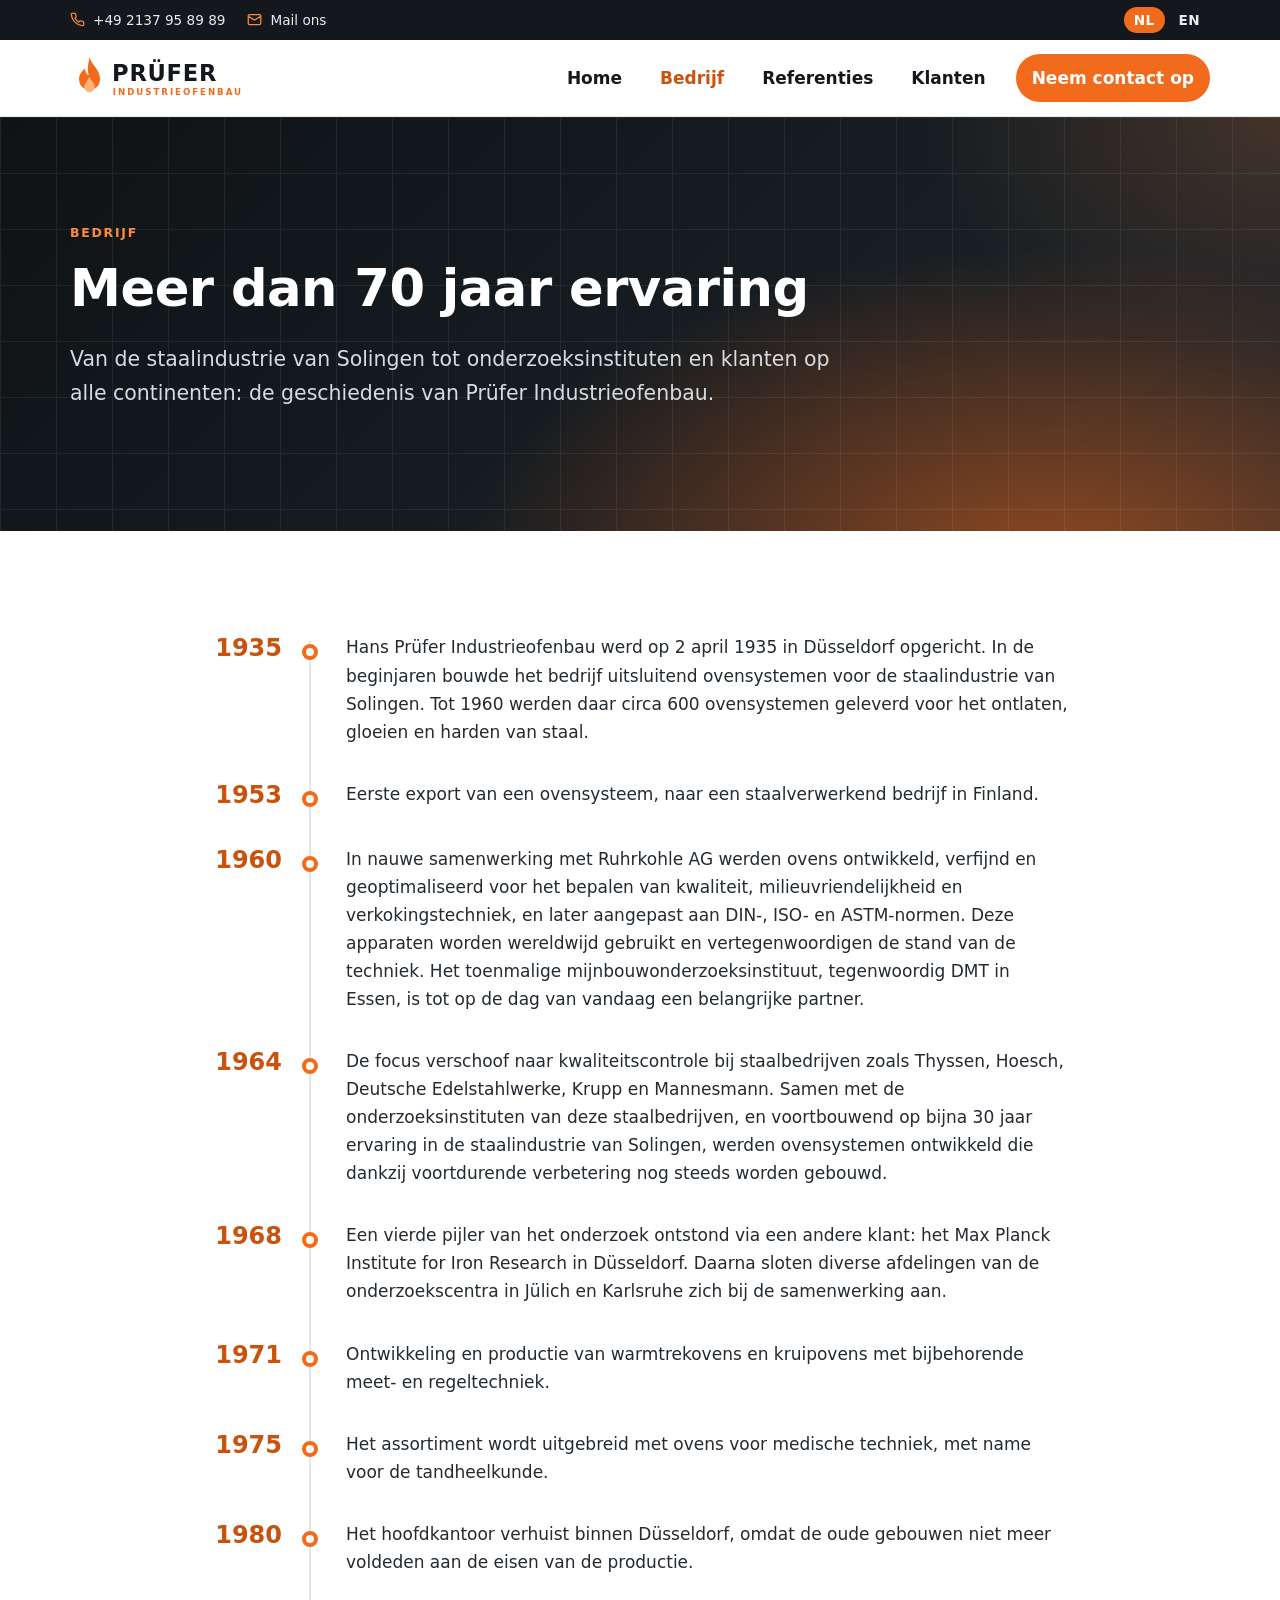
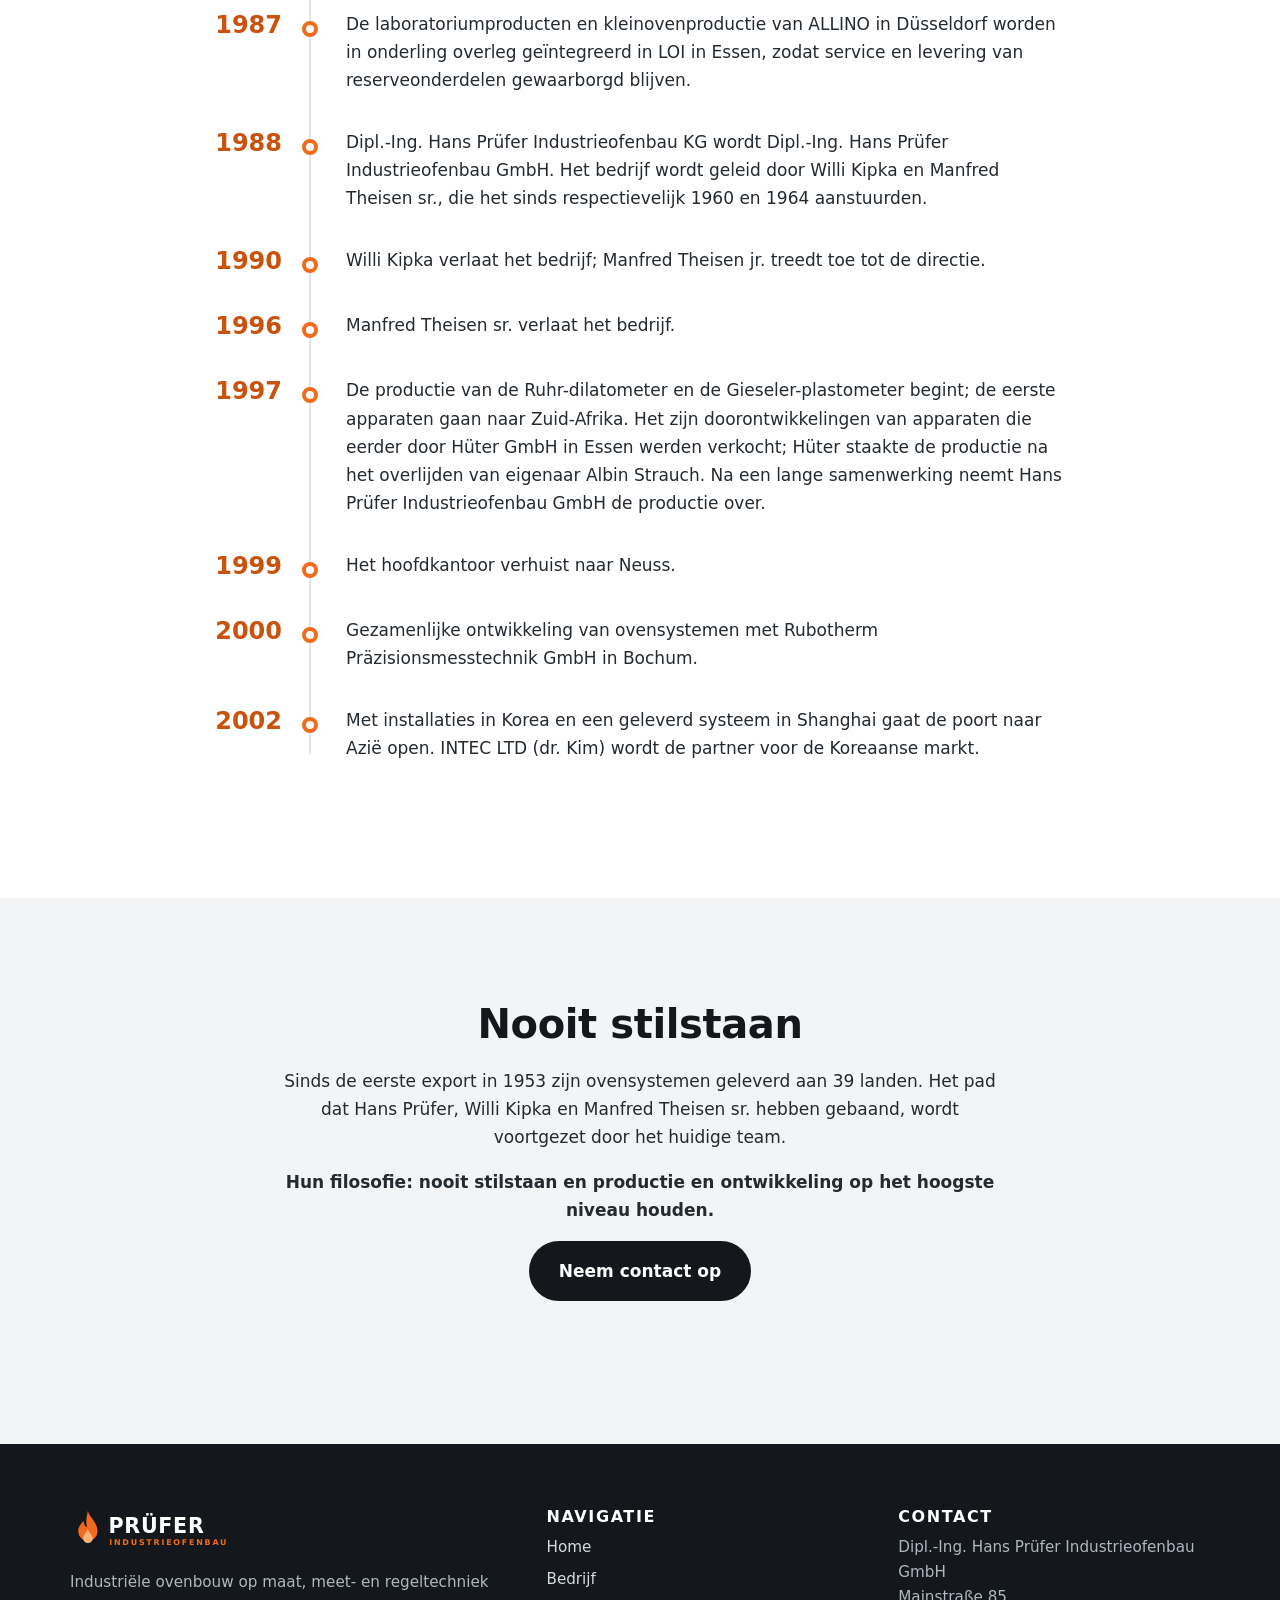
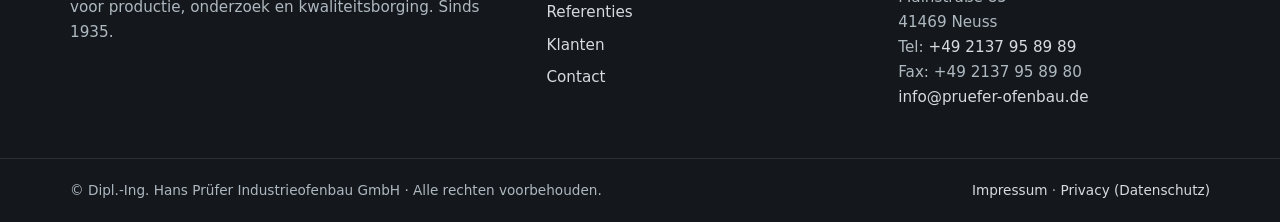
<file: nl/company.html>
<!doctype html>
<html lang="nl">
<head>
<meta charset="utf-8">
<meta name="viewport" content="width=device-width,initial-scale=1">
<title>Bedrijf – Prüfer Industrieofenbau</title>
<meta name="description" content="De geschiedenis van Prüfer Industrieofenbau, van 1935 in Düsseldorf tot vandaag in Neuss.">
<link rel="icon" href="../assets/img/favicon.svg" type="image/svg+xml">
<link rel="alternate" hreflang="en" href="../en/company.html">
<link rel="alternate" hreflang="nl" href="../nl/company.html">
<link rel="stylesheet" href="../assets/css/style.css">
<script>document.documentElement.classList.add('js')</script>
</head>
<body>
<a class="skip" href="#main">Naar de inhoud</a>
<div class="topbar"><div class="wrap">
  <div class="topbar-links">
    <a href="tel:+492137958989"><svg viewBox="0 0 24 24" aria-hidden="true"><path d="M22 16.9v3a2 2 0 0 1-2.2 2 19.8 19.8 0 0 1-8.6-3.1 19.5 19.5 0 0 1-6-6A19.8 19.8 0 0 1 2.1 4.2 2 2 0 0 1 4.1 2h3a2 2 0 0 1 2 1.7c.1 1 .4 1.9.7 2.8a2 2 0 0 1-.5 2.1L8.1 9.9a16 16 0 0 0 6 6l1.3-1.2a2 2 0 0 1 2.1-.4c.9.3 1.8.6 2.8.7a2 2 0 0 1 1.7 2z"/></svg>+49 2137 95 89 89</a>
    <a href="mailto:info@pruefer-ofenbau.de"><svg viewBox="0 0 24 24" aria-hidden="true"><rect x="2" y="4" width="20" height="16" rx="2"/><path d="m22 7-10 6L2 7"/></svg>Mail ons</a>
  </div>
  <div class="lang" aria-label="Language"><a href="../nl/company.html" lang="nl" hreflang="nl" aria-current="true">NL</a><a href="../en/company.html" lang="en" hreflang="en">EN</a></div>
</div></div>
<header class="site-header"><div class="wrap">
  <a class="logo" href="index.html"><img src="../assets/img/logo.svg" alt="Prüfer Industrieofenbau" width="188" height="48"></a>
  <button class="burger" aria-label="Menu" aria-expanded="false" aria-controls="nav"><span></span><span></span><span></span></button>
  <nav class="nav" id="nav" aria-label="Main"><ul><li><a href="index.html">Home</a></li><li><a href="company.html" aria-current="page">Bedrijf</a></li><li><a href="references.html">Referenties</a></li><li><a href="customers.html">Klanten</a></li><li class="nav-cta"><a href="contact.html">Neem contact op</a></li></ul></nav>
</div></header>
<main id="main">
<section class="hero page-hero"><div class="wrap">
  <span class="eyebrow">Bedrijf</span>
  <h1>Meer dan 70 jaar ervaring</h1>
  <p class="lead">Van de staalindustrie van Solingen tot onderzoeksinstituten en klanten op alle continenten: de geschiedenis van Prüfer Industrieofenbau.</p>
</div></section>
<section class="section"><div class="wrap"><ol class="timeline"><li class="reveal"><div class="yr">1935</div><div class="txt"><p>Hans Prüfer Industrieofenbau werd op 2 april 1935 in Düsseldorf opgericht. In de beginjaren bouwde het bedrijf uitsluitend ovensystemen voor de staalindustrie van Solingen. Tot 1960 werden daar circa 600 ovensystemen geleverd voor het ontlaten, gloeien en harden van staal.</p></div></li><li class="reveal"><div class="yr">1953</div><div class="txt"><p>Eerste export van een ovensysteem, naar een staalverwerkend bedrijf in Finland.</p></div></li><li class="reveal"><div class="yr">1960</div><div class="txt"><p>In nauwe samenwerking met Ruhrkohle AG werden ovens ontwikkeld, verfijnd en geoptimaliseerd voor het bepalen van kwaliteit, milieuvriendelijkheid en verkokingstechniek, en later aangepast aan DIN-, ISO- en ASTM-normen. Deze apparaten worden wereldwijd gebruikt en vertegenwoordigen de stand van de techniek. Het toenmalige mijnbouwonderzoeksinstituut, tegenwoordig DMT in Essen, is tot op de dag van vandaag een belangrijke partner.</p></div></li><li class="reveal"><div class="yr">1964</div><div class="txt"><p>De focus verschoof naar kwaliteitscontrole bij staalbedrijven zoals Thyssen, Hoesch, Deutsche Edelstahlwerke, Krupp en Mannesmann. Samen met de onderzoeksinstituten van deze staalbedrijven, en voortbouwend op bijna 30 jaar ervaring in de staalindustrie van Solingen, werden ovensystemen ontwikkeld die dankzij voortdurende verbetering nog steeds worden gebouwd.</p></div></li><li class="reveal"><div class="yr">1968</div><div class="txt"><p>Een vierde pijler van het onderzoek ontstond via een andere klant: het Max Planck Institute for Iron Research in Düsseldorf. Daarna sloten diverse afdelingen van de onderzoekscentra in Jülich en Karlsruhe zich bij de samenwerking aan.</p></div></li><li class="reveal"><div class="yr">1971</div><div class="txt"><p>Ontwikkeling en productie van warmtrekovens en kruipovens met bijbehorende meet- en regeltechniek.</p></div></li><li class="reveal"><div class="yr">1975</div><div class="txt"><p>Het assortiment wordt uitgebreid met ovens voor medische techniek, met name voor de tandheelkunde.</p></div></li><li class="reveal"><div class="yr">1980</div><div class="txt"><p>Het hoofdkantoor verhuist binnen Düsseldorf, omdat de oude gebouwen niet meer voldeden aan de eisen van de productie.</p></div></li><li class="reveal"><div class="yr">1987</div><div class="txt"><p>De laboratoriumproducten en kleinovenproductie van ALLINO in Düsseldorf worden in onderling overleg geïntegreerd in LOI in Essen, zodat service en levering van reserveonderdelen gewaarborgd blijven.</p></div></li><li class="reveal"><div class="yr">1988</div><div class="txt"><p>Dipl.-Ing. Hans Prüfer Industrieofenbau KG wordt Dipl.-Ing. Hans Prüfer Industrieofenbau GmbH. Het bedrijf wordt geleid door Willi Kipka en Manfred Theisen sr., die het sinds respectievelijk 1960 en 1964 aanstuurden.</p></div></li><li class="reveal"><div class="yr">1990</div><div class="txt"><p>Willi Kipka verlaat het bedrijf; Manfred Theisen jr. treedt toe tot de directie.</p></div></li><li class="reveal"><div class="yr">1996</div><div class="txt"><p>Manfred Theisen sr. verlaat het bedrijf.</p></div></li><li class="reveal"><div class="yr">1997</div><div class="txt"><p>De productie van de Ruhr-dilatometer en de Gieseler-plastometer begint; de eerste apparaten gaan naar Zuid-Afrika. Het zijn doorontwikkelingen van apparaten die eerder door Hüter GmbH in Essen werden verkocht; Hüter staakte de productie na het overlijden van eigenaar Albin Strauch. Na een lange samenwerking neemt Hans Prüfer Industrieofenbau GmbH de productie over.</p></div></li><li class="reveal"><div class="yr">1999</div><div class="txt"><p>Het hoofdkantoor verhuist naar Neuss.</p></div></li><li class="reveal"><div class="yr">2000</div><div class="txt"><p>Gezamenlijke ontwikkeling van ovensystemen met Rubotherm Präzisionsmesstechnik GmbH in Bochum.</p></div></li><li class="reveal"><div class="yr">2002</div><div class="txt"><p>Met installaties in Korea en een geleverd systeem in Shanghai gaat de poort naar Azië open. INTEC LTD (dr. Kim) wordt de partner voor de Koreaanse markt.</p></div></li></ol></div></section>
<section class="section alt"><div class="wrap"><div class="section-head center reveal">
  <h2>Nooit stilstaan</h2><p>Sinds de eerste export in 1953 zijn ovensystemen geleverd aan 39 landen. Het pad dat Hans Prüfer, Willi Kipka en Manfred Theisen sr. hebben gebaand, wordt voortgezet door het huidige team.</p><p><strong>Hun filosofie: nooit stilstaan en productie en ontwikkeling op het hoogste niveau houden.</strong></p>
  <a class="btn dark" href="contact.html">Neem contact op</a></div></div></section>
</main>
<footer class="site-footer">
<div class="wrap">
  <div><a class="logo" href="index.html"><img src="../assets/img/logo-light.svg" alt="Prüfer Industrieofenbau" width="172" height="44"></a>
  <p>Industriële ovenbouw op maat, meet- en regeltechniek voor productie, onderzoek en kwaliteitsborging. Sinds 1935.</p></div>
  <div><h3>Navigatie</h3><ul><li><a href="index.html">Home</a></li><li><a href="company.html">Bedrijf</a></li><li><a href="references.html">Referenties</a></li><li><a href="customers.html">Klanten</a></li><li><a href="contact.html">Contact</a></li></ul></div>
  <div><h3>Contact</h3>
  <address style="font-style:normal">Dipl.-Ing. Hans Prüfer Industrieofenbau GmbH<br>Mainstraße 85<br>41469 Neuss<br>
  Tel: <a href="tel:+492137958989">+49 2137 95 89 89</a><br>Fax: +49 2137 95 89 80<br>
  <a href="mailto:info@pruefer-ofenbau.de">info@pruefer-ofenbau.de</a></address></div>
</div>
<div class="subfooter"><div class="wrap">
  <span>© Dipl.-Ing. Hans Prüfer Industrieofenbau GmbH · Alle rechten voorbehouden.</span>
  <span><a href="../impressum.html">Impressum</a> · <a href="../datenschutz.html">Privacy (Datenschutz)</a></span>
</div></div>
</footer>
<script src="../assets/js/main.js" defer></script>
</body>
</html>
</file>
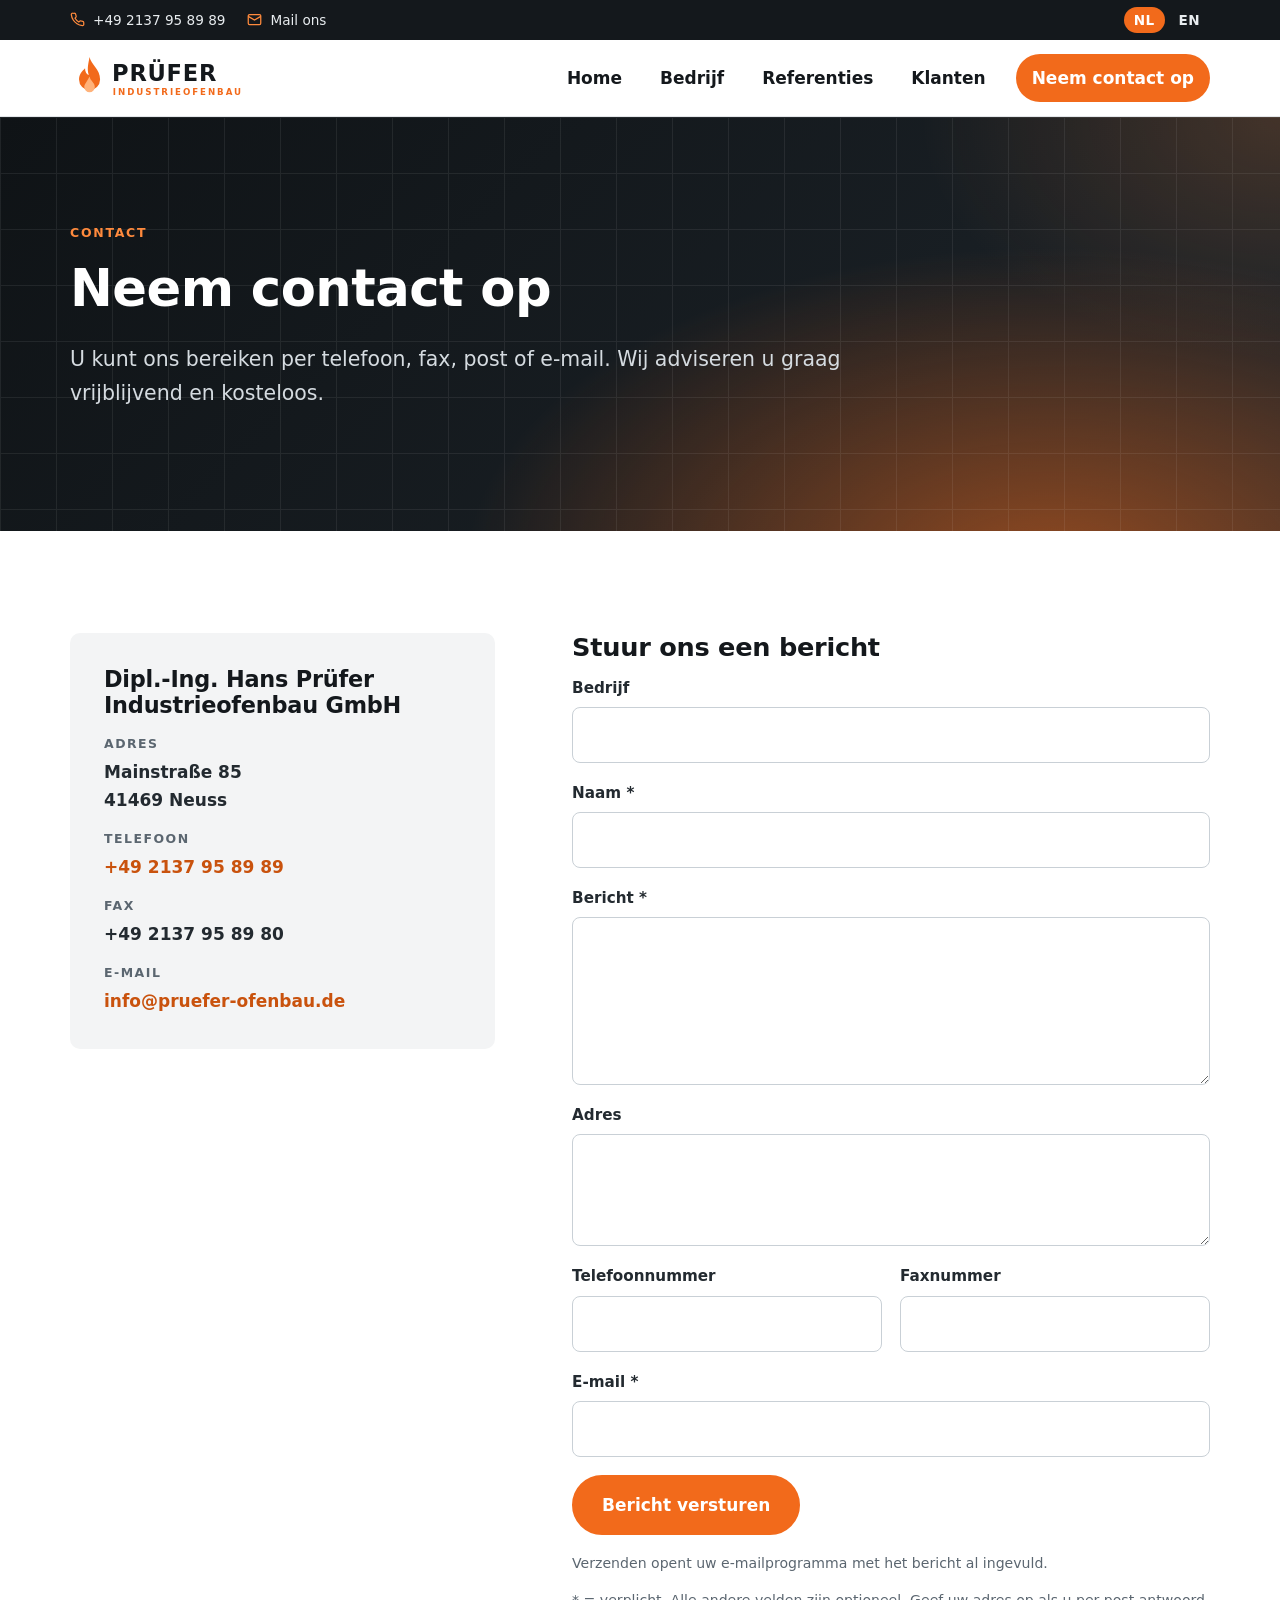
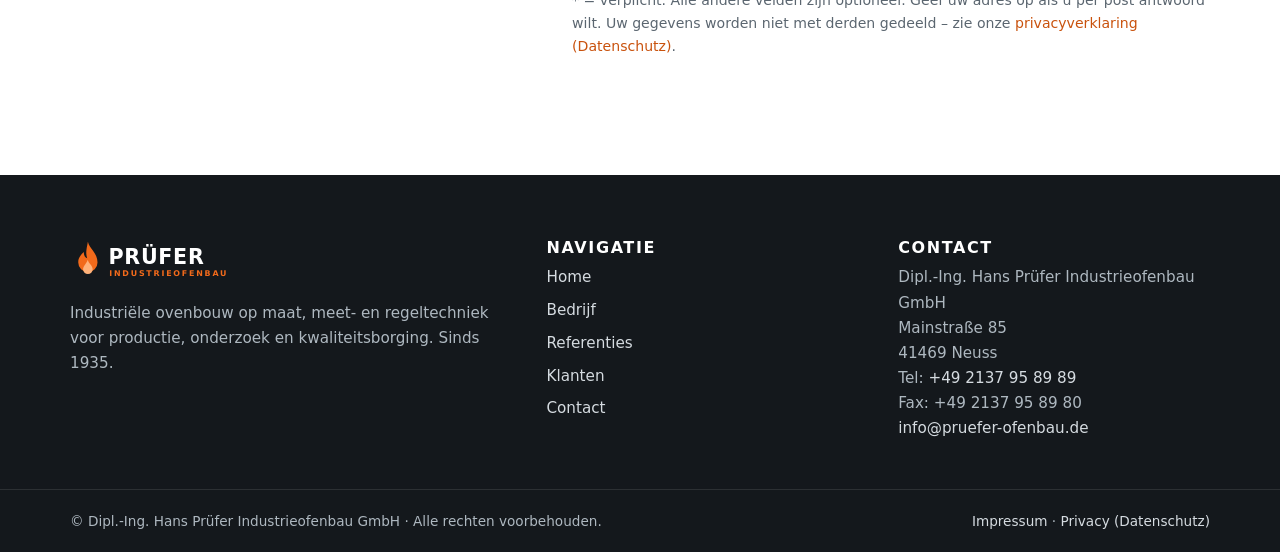
<file: nl/contact.html>
<!doctype html>
<html lang="nl">
<head>
<meta charset="utf-8">
<meta name="viewport" content="width=device-width,initial-scale=1">
<title>Contact – Prüfer Industrieofenbau</title>
<meta name="description" content="Neem contact op met Prüfer Industrieofenbau in Neuss via telefoon, e-mail of contactformulier.">
<link rel="icon" href="../assets/img/favicon.svg" type="image/svg+xml">
<link rel="alternate" hreflang="en" href="../en/contact.html">
<link rel="alternate" hreflang="nl" href="../nl/contact.html">
<link rel="stylesheet" href="../assets/css/style.css">
<script>document.documentElement.classList.add('js')</script>
</head>
<body>
<a class="skip" href="#main">Naar de inhoud</a>
<div class="topbar"><div class="wrap">
  <div class="topbar-links">
    <a href="tel:+492137958989"><svg viewBox="0 0 24 24" aria-hidden="true"><path d="M22 16.9v3a2 2 0 0 1-2.2 2 19.8 19.8 0 0 1-8.6-3.1 19.5 19.5 0 0 1-6-6A19.8 19.8 0 0 1 2.1 4.2 2 2 0 0 1 4.1 2h3a2 2 0 0 1 2 1.7c.1 1 .4 1.9.7 2.8a2 2 0 0 1-.5 2.1L8.1 9.9a16 16 0 0 0 6 6l1.3-1.2a2 2 0 0 1 2.1-.4c.9.3 1.8.6 2.8.7a2 2 0 0 1 1.7 2z"/></svg>+49 2137 95 89 89</a>
    <a href="mailto:info@pruefer-ofenbau.de"><svg viewBox="0 0 24 24" aria-hidden="true"><rect x="2" y="4" width="20" height="16" rx="2"/><path d="m22 7-10 6L2 7"/></svg>Mail ons</a>
  </div>
  <div class="lang" aria-label="Language"><a href="../nl/contact.html" lang="nl" hreflang="nl" aria-current="true">NL</a><a href="../en/contact.html" lang="en" hreflang="en">EN</a></div>
</div></div>
<header class="site-header"><div class="wrap">
  <a class="logo" href="index.html"><img src="../assets/img/logo.svg" alt="Prüfer Industrieofenbau" width="188" height="48"></a>
  <button class="burger" aria-label="Menu" aria-expanded="false" aria-controls="nav"><span></span><span></span><span></span></button>
  <nav class="nav" id="nav" aria-label="Main"><ul><li><a href="index.html">Home</a></li><li><a href="company.html">Bedrijf</a></li><li><a href="references.html">Referenties</a></li><li><a href="customers.html">Klanten</a></li><li class="nav-cta"><a href="contact.html" aria-current="page">Neem contact op</a></li></ul></nav>
</div></header>
<main id="main">
<section class="hero page-hero"><div class="wrap">
  <span class="eyebrow">Contact</span>
  <h1>Neem contact op</h1>
  <p class="lead">U kunt ons bereiken per telefoon, fax, post of e-mail. Wij adviseren u graag vrijblijvend en kosteloos.</p>
</div></section>
<section class="section"><div class="wrap contact-grid">
  <aside class="contact-card reveal">
    <h2 style="font-size:1.4rem">Dipl.-Ing. Hans Prüfer Industrieofenbau GmbH</h2>
    <dl>
      <dt>Adres</dt><dd>Mainstraße 85<br>41469 Neuss</dd>
      <dt>Telefoon</dt><dd><a href="tel:+492137958989">+49 2137 95 89 89</a></dd>
      <dt>Fax</dt><dd>+49 2137 95 89 80</dd>
      <dt>E-mail</dt><dd><a href="mailto:info@pruefer-ofenbau.de">info@pruefer-ofenbau.de</a></dd>
    </dl>
  </aside>
  <div class="reveal">
    <h2 style="font-size:1.6rem">Stuur ons een bericht</h2>
    <form id="contact-form" data-to="info@pruefer-ofenbau.de" data-subject="Aanvraag via website">
      <div class="row"><label for="firma">Bedrijf</label><input id="firma" name="firma" data-label="Bedrijf" maxlength="80" autocomplete="organization"></div>
      <div class="row"><label for="name">Naam *</label><input id="name" name="name" data-label="Naam" required maxlength="80" autocomplete="name"></div>
      <div class="row"><label for="nachricht">Bericht *</label><textarea id="nachricht" name="nachricht" data-label="Bericht" rows="5" required></textarea></div>
      <div class="row"><label for="adresse">Adres</label><textarea id="adresse" name="adresse" data-label="Adres" rows="3" autocomplete="street-address"></textarea></div>
      <div class="two">
        <div class="row"><label for="telefon">Telefoonnummer</label><input id="telefon" name="telefon" type="tel" data-label="Telefoonnummer" maxlength="40" autocomplete="tel"></div>
        <div class="row"><label for="fax">Faxnummer</label><input id="fax" name="fax" type="tel" data-label="Faxnummer" maxlength="40"></div>
      </div>
      <div class="row"><label for="mail">E-mail *</label><input id="mail" name="mail" type="email" data-label="E-mail" required maxlength="80" autocomplete="email"></div>
      <button class="btn" type="submit">Bericht versturen</button>
      <p class="note" style="margin-top:1.2em">Verzenden opent uw e-mailprogramma met het bericht al ingevuld.</p>
      <p class="note">* = verplicht. Alle andere velden zijn optioneel. Geef uw adres op als u per post antwoord wilt. Uw gegevens worden niet met derden gedeeld – zie onze <a href="../datenschutz.html">privacyverklaring (Datenschutz)</a>.</p>
    </form>
  </div>
</div></section>
</main>
<footer class="site-footer">
<div class="wrap">
  <div><a class="logo" href="index.html"><img src="../assets/img/logo-light.svg" alt="Prüfer Industrieofenbau" width="172" height="44"></a>
  <p>Industriële ovenbouw op maat, meet- en regeltechniek voor productie, onderzoek en kwaliteitsborging. Sinds 1935.</p></div>
  <div><h3>Navigatie</h3><ul><li><a href="index.html">Home</a></li><li><a href="company.html">Bedrijf</a></li><li><a href="references.html">Referenties</a></li><li><a href="customers.html">Klanten</a></li><li><a href="contact.html">Contact</a></li></ul></div>
  <div><h3>Contact</h3>
  <address style="font-style:normal">Dipl.-Ing. Hans Prüfer Industrieofenbau GmbH<br>Mainstraße 85<br>41469 Neuss<br>
  Tel: <a href="tel:+492137958989">+49 2137 95 89 89</a><br>Fax: +49 2137 95 89 80<br>
  <a href="mailto:info@pruefer-ofenbau.de">info@pruefer-ofenbau.de</a></address></div>
</div>
<div class="subfooter"><div class="wrap">
  <span>© Dipl.-Ing. Hans Prüfer Industrieofenbau GmbH · Alle rechten voorbehouden.</span>
  <span><a href="../impressum.html">Impressum</a> · <a href="../datenschutz.html">Privacy (Datenschutz)</a></span>
</div></div>
</footer>
<script src="../assets/js/main.js" defer></script>
</body>
</html>
</file>
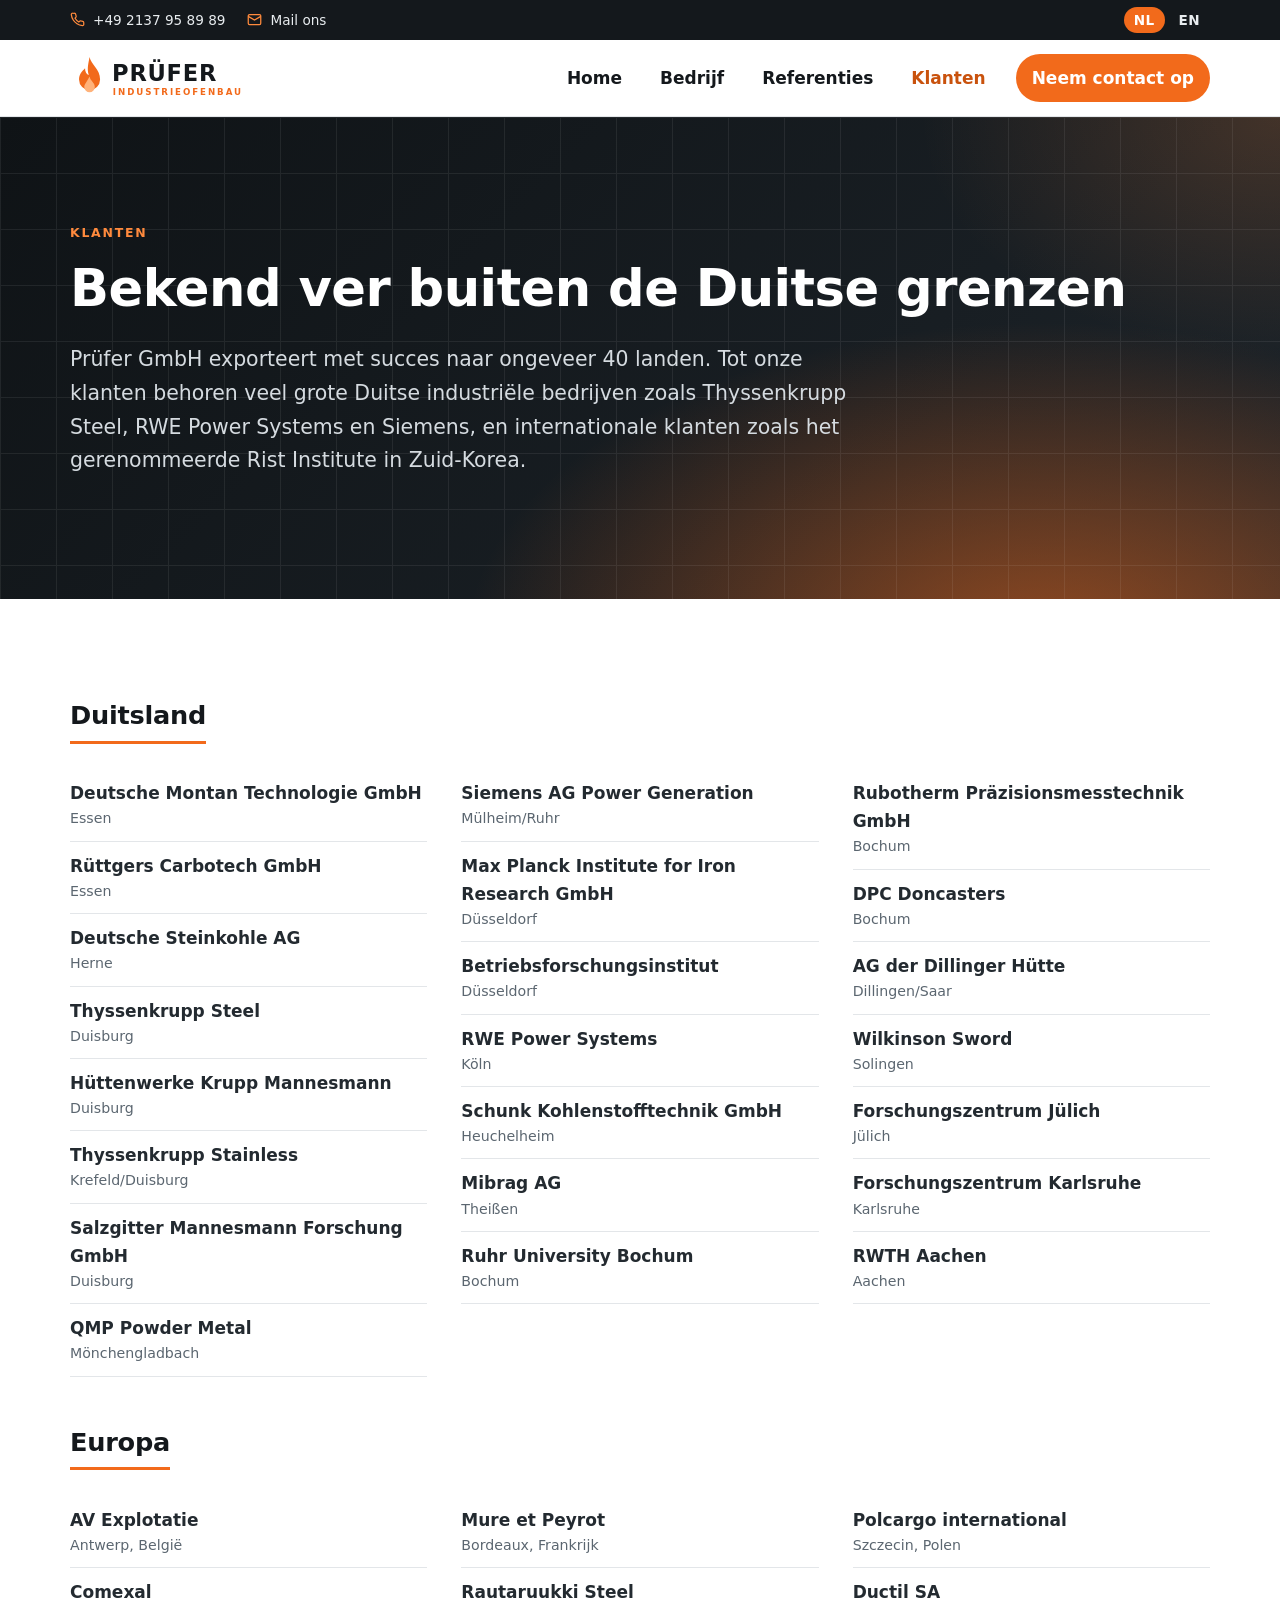
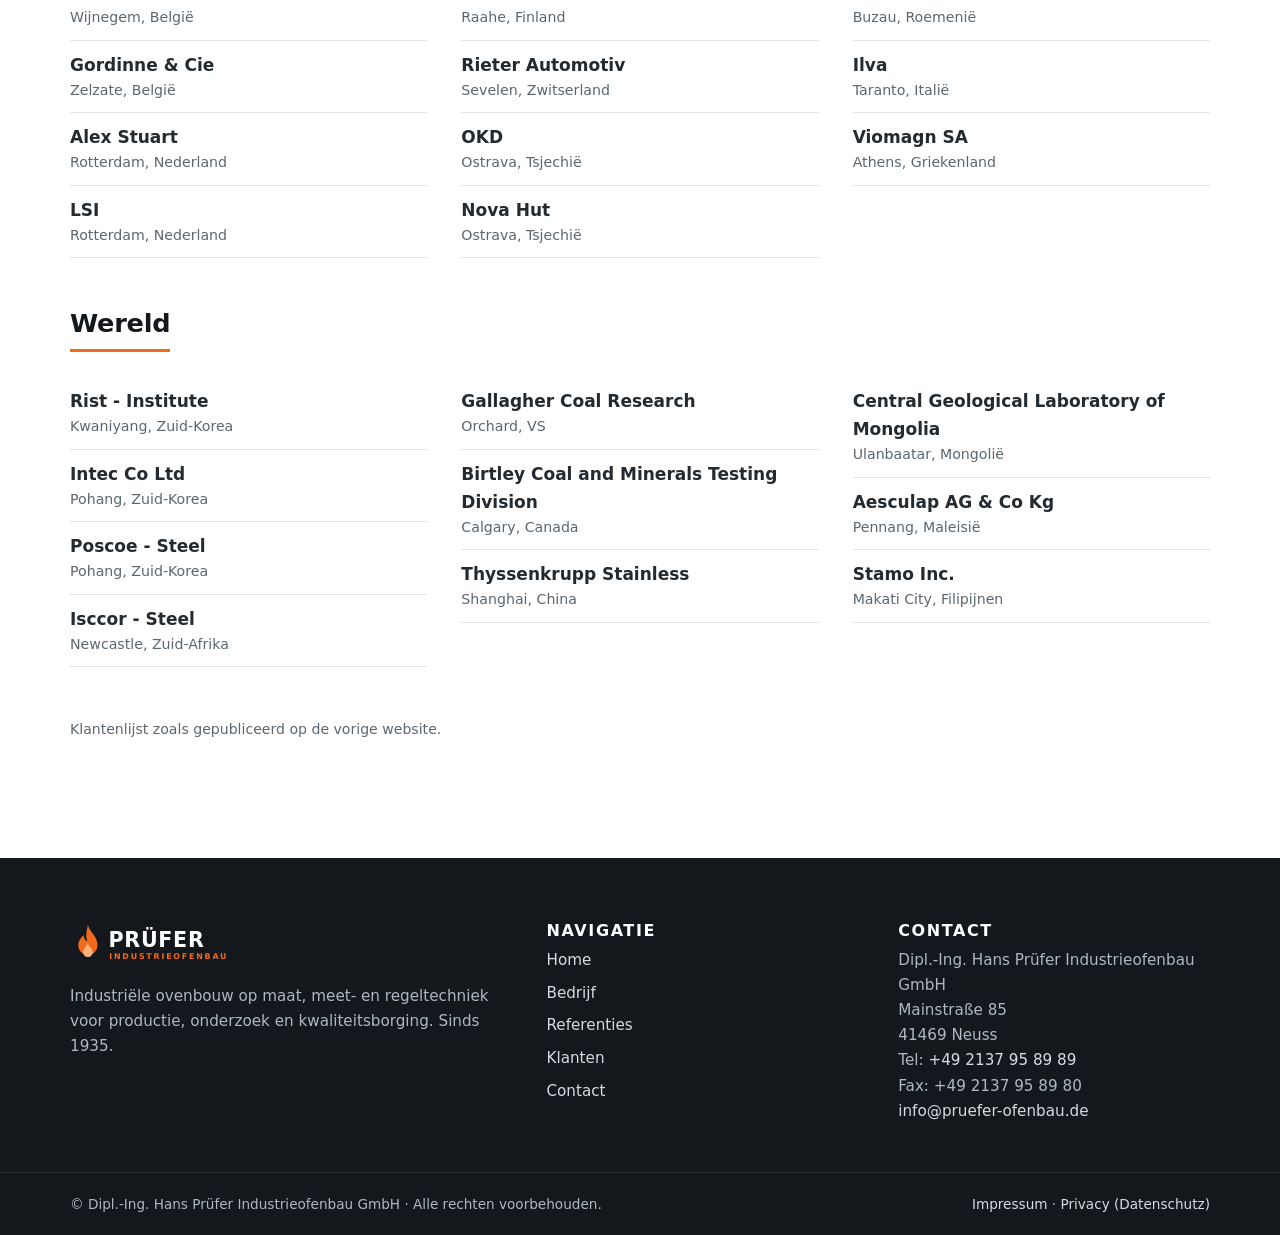
<file: nl/customers.html>
<!doctype html>
<html lang="nl">
<head>
<meta charset="utf-8">
<meta name="viewport" content="width=device-width,initial-scale=1">
<title>Klanten – Prüfer Industrieofenbau</title>
<meta name="description" content="Klanten van Prüfer GmbH in Duitsland, Europa en de rest van de wereld.">
<link rel="icon" href="../assets/img/favicon.svg" type="image/svg+xml">
<link rel="alternate" hreflang="en" href="../en/customers.html">
<link rel="alternate" hreflang="nl" href="../nl/customers.html">
<link rel="stylesheet" href="../assets/css/style.css">
<script>document.documentElement.classList.add('js')</script>
</head>
<body>
<a class="skip" href="#main">Naar de inhoud</a>
<div class="topbar"><div class="wrap">
  <div class="topbar-links">
    <a href="tel:+492137958989"><svg viewBox="0 0 24 24" aria-hidden="true"><path d="M22 16.9v3a2 2 0 0 1-2.2 2 19.8 19.8 0 0 1-8.6-3.1 19.5 19.5 0 0 1-6-6A19.8 19.8 0 0 1 2.1 4.2 2 2 0 0 1 4.1 2h3a2 2 0 0 1 2 1.7c.1 1 .4 1.9.7 2.8a2 2 0 0 1-.5 2.1L8.1 9.9a16 16 0 0 0 6 6l1.3-1.2a2 2 0 0 1 2.1-.4c.9.3 1.8.6 2.8.7a2 2 0 0 1 1.7 2z"/></svg>+49 2137 95 89 89</a>
    <a href="mailto:info@pruefer-ofenbau.de"><svg viewBox="0 0 24 24" aria-hidden="true"><rect x="2" y="4" width="20" height="16" rx="2"/><path d="m22 7-10 6L2 7"/></svg>Mail ons</a>
  </div>
  <div class="lang" aria-label="Language"><a href="../nl/customers.html" lang="nl" hreflang="nl" aria-current="true">NL</a><a href="../en/customers.html" lang="en" hreflang="en">EN</a></div>
</div></div>
<header class="site-header"><div class="wrap">
  <a class="logo" href="index.html"><img src="../assets/img/logo.svg" alt="Prüfer Industrieofenbau" width="188" height="48"></a>
  <button class="burger" aria-label="Menu" aria-expanded="false" aria-controls="nav"><span></span><span></span><span></span></button>
  <nav class="nav" id="nav" aria-label="Main"><ul><li><a href="index.html">Home</a></li><li><a href="company.html">Bedrijf</a></li><li><a href="references.html">Referenties</a></li><li><a href="customers.html" aria-current="page">Klanten</a></li><li class="nav-cta"><a href="contact.html">Neem contact op</a></li></ul></nav>
</div></header>
<main id="main">
<section class="hero page-hero"><div class="wrap">
  <span class="eyebrow">Klanten</span>
  <h1>Bekend ver buiten de Duitse grenzen</h1>
  <p class="lead">Prüfer GmbH exporteert met succes naar ongeveer 40 landen. Tot onze klanten behoren veel grote Duitse industriële bedrijven zoals Thyssenkrupp Steel, RWE Power Systems en Siemens, en internationale klanten zoals het gerenommeerde Rist Institute in Zuid-Korea.</p>
</div></section>
<section class="section"><div class="wrap">
<div class="cust-group reveal"><h2>Duitsland</h2><ul class="cust-list"><li><strong>Deutsche Montan Technologie GmbH</strong><small>Essen</small></li><li><strong>Rüttgers Carbotech GmbH</strong><small>Essen</small></li><li><strong>Deutsche Steinkohle AG</strong><small>Herne</small></li><li><strong>Thyssenkrupp Steel</strong><small>Duisburg</small></li><li><strong>Hüttenwerke Krupp Mannesmann</strong><small>Duisburg</small></li><li><strong>Thyssenkrupp Stainless</strong><small>Krefeld/Duisburg</small></li><li><strong>Salzgitter Mannesmann Forschung GmbH</strong><small>Duisburg</small></li><li><strong>QMP Powder Metal</strong><small>Mönchengladbach</small></li><li><strong>Siemens AG Power Generation</strong><small>Mülheim/Ruhr</small></li><li><strong>Max Planck Institute for Iron Research GmbH</strong><small>Düsseldorf</small></li><li><strong>Betriebsforschungsinstitut</strong><small>Düsseldorf</small></li><li><strong>RWE Power Systems</strong><small>Köln</small></li><li><strong>Schunk Kohlenstofftechnik GmbH</strong><small>Heuchelheim</small></li><li><strong>Mibrag AG</strong><small>Theißen</small></li><li><strong>Ruhr University Bochum</strong><small>Bochum</small></li><li><strong>Rubotherm Präzisionsmesstechnik GmbH</strong><small>Bochum</small></li><li><strong>DPC Doncasters</strong><small>Bochum</small></li><li><strong>AG der Dillinger Hütte</strong><small>Dillingen/Saar</small></li><li><strong>Wilkinson Sword</strong><small>Solingen</small></li><li><strong>Forschungszentrum Jülich</strong><small>Jülich</small></li><li><strong>Forschungszentrum Karlsruhe</strong><small>Karlsruhe</small></li><li><strong>RWTH Aachen</strong><small>Aachen</small></li></ul></div>
<div class="cust-group reveal"><h2>Europa</h2><ul class="cust-list"><li><strong>AV Explotatie</strong><small>Antwerp, België</small></li><li><strong>Comexal</strong><small>Wijnegem, België</small></li><li><strong>Gordinne &amp; Cie</strong><small>Zelzate, België</small></li><li><strong>Alex Stuart</strong><small>Rotterdam, Nederland</small></li><li><strong>LSI</strong><small>Rotterdam, Nederland</small></li><li><strong>Mure et Peyrot</strong><small>Bordeaux, Frankrijk</small></li><li><strong>Rautaruukki Steel</strong><small>Raahe, Finland</small></li><li><strong>Rieter Automotiv</strong><small>Sevelen, Zwitserland</small></li><li><strong>OKD</strong><small>Ostrava, Tsjechië</small></li><li><strong>Nova Hut</strong><small>Ostrava, Tsjechië</small></li><li><strong>Polcargo international</strong><small>Szczecin, Polen</small></li><li><strong>Ductil SA</strong><small>Buzau, Roemenië</small></li><li><strong>Ilva</strong><small>Taranto, Italië</small></li><li><strong>Viomagn SA</strong><small>Athens, Griekenland</small></li></ul></div>
<div class="cust-group reveal"><h2>Wereld</h2><ul class="cust-list"><li><strong>Rist - Institute</strong><small>Kwaniyang, Zuid-Korea</small></li><li><strong>Intec Co Ltd</strong><small>Pohang, Zuid-Korea</small></li><li><strong>Poscoe - Steel</strong><small>Pohang, Zuid-Korea</small></li><li><strong>Isccor - Steel</strong><small>Newcastle, Zuid-Afrika</small></li><li><strong>Gallagher Coal Research</strong><small>Orchard, VS</small></li><li><strong>Birtley Coal and Minerals Testing Division</strong><small>Calgary, Canada</small></li><li><strong>Thyssenkrupp Stainless</strong><small>Shanghai, China</small></li><li><strong>Central Geological Laboratory of Mongolia</strong><small>Ulanbaatar, Mongolië</small></li><li><strong>Aesculap AG &amp; Co Kg</strong><small>Pennang, Maleisië</small></li><li><strong>Stamo Inc.</strong><small>Makati City, Filipijnen</small></li></ul></div>
<p class="note">Klantenlijst zoals gepubliceerd op de vorige website.</p>
</div></section>
</main>
<footer class="site-footer">
<div class="wrap">
  <div><a class="logo" href="index.html"><img src="../assets/img/logo-light.svg" alt="Prüfer Industrieofenbau" width="172" height="44"></a>
  <p>Industriële ovenbouw op maat, meet- en regeltechniek voor productie, onderzoek en kwaliteitsborging. Sinds 1935.</p></div>
  <div><h3>Navigatie</h3><ul><li><a href="index.html">Home</a></li><li><a href="company.html">Bedrijf</a></li><li><a href="references.html">Referenties</a></li><li><a href="customers.html">Klanten</a></li><li><a href="contact.html">Contact</a></li></ul></div>
  <div><h3>Contact</h3>
  <address style="font-style:normal">Dipl.-Ing. Hans Prüfer Industrieofenbau GmbH<br>Mainstraße 85<br>41469 Neuss<br>
  Tel: <a href="tel:+492137958989">+49 2137 95 89 89</a><br>Fax: +49 2137 95 89 80<br>
  <a href="mailto:info@pruefer-ofenbau.de">info@pruefer-ofenbau.de</a></address></div>
</div>
<div class="subfooter"><div class="wrap">
  <span>© Dipl.-Ing. Hans Prüfer Industrieofenbau GmbH · Alle rechten voorbehouden.</span>
  <span><a href="../impressum.html">Impressum</a> · <a href="../datenschutz.html">Privacy (Datenschutz)</a></span>
</div></div>
</footer>
<script src="../assets/js/main.js" defer></script>
</body>
</html>
</file>
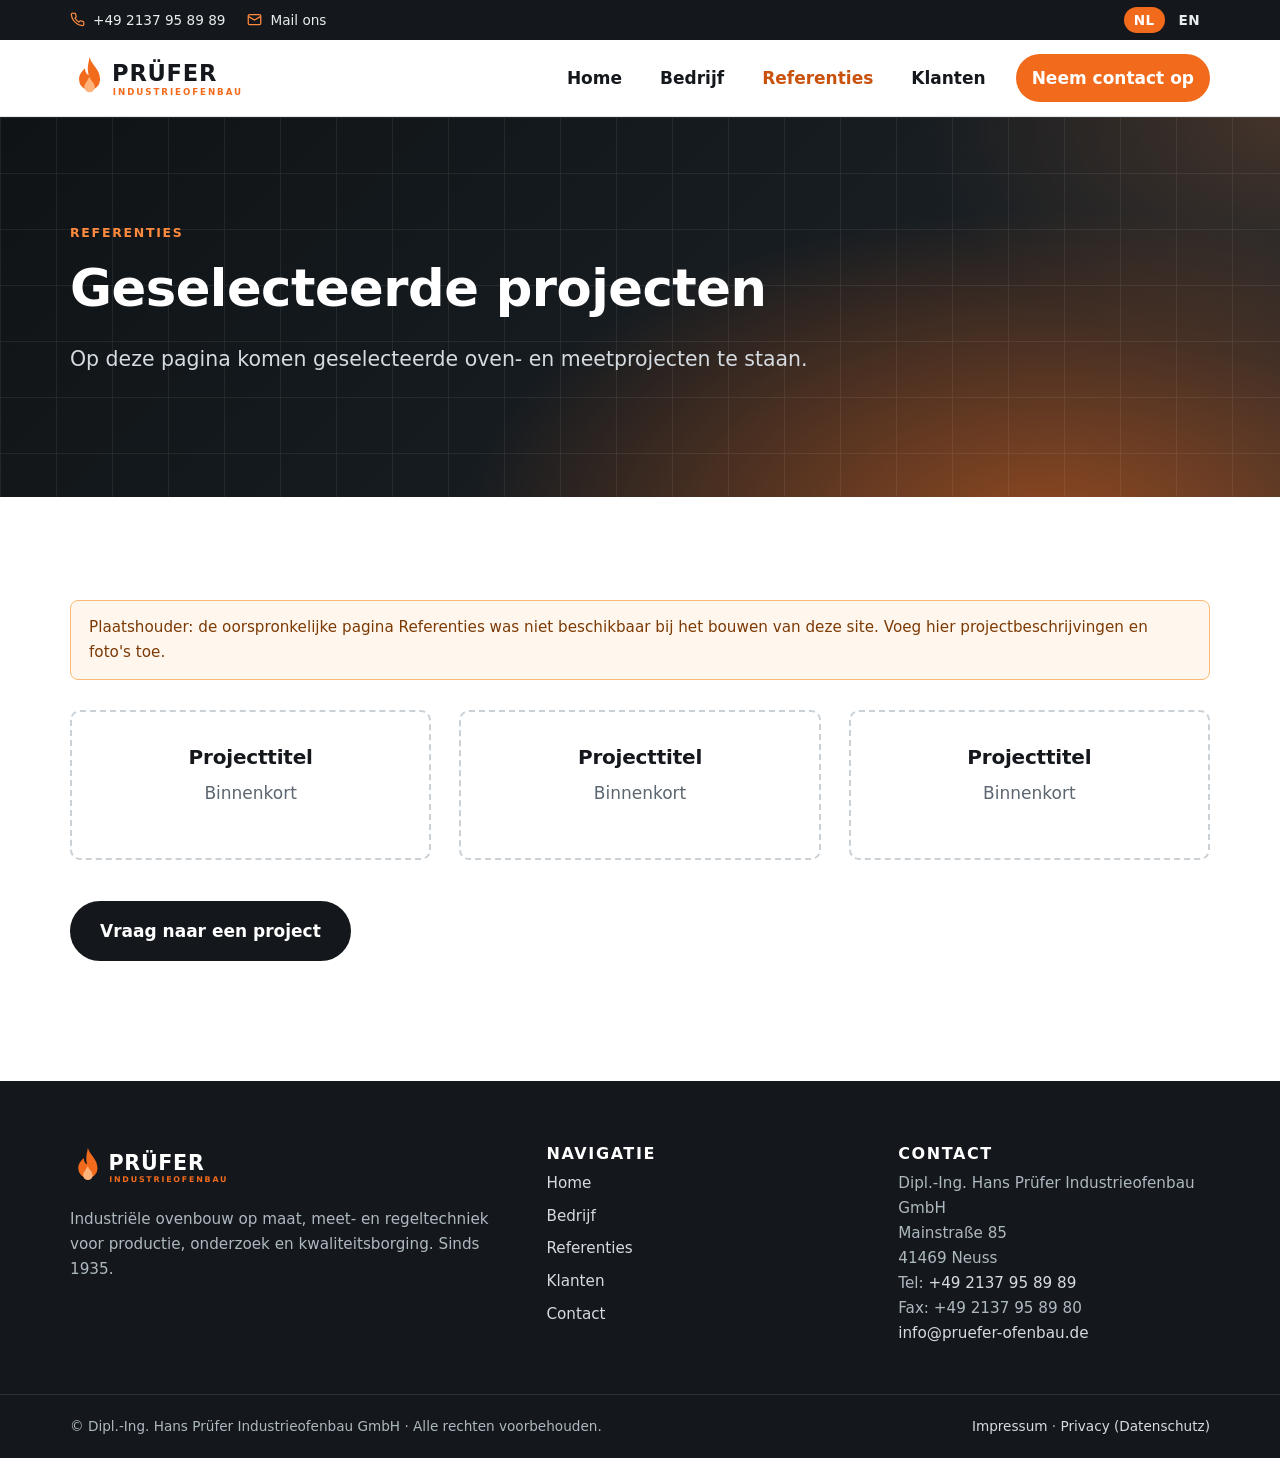
<file: nl/references.html>
<!doctype html>
<html lang="nl">
<head>
<meta charset="utf-8">
<meta name="viewport" content="width=device-width,initial-scale=1">
<title>Referenties – Prüfer Industrieofenbau</title>
<meta name="description" content="Geselecteerde projecten en referenties.">
<link rel="icon" href="../assets/img/favicon.svg" type="image/svg+xml">
<link rel="alternate" hreflang="en" href="../en/references.html">
<link rel="alternate" hreflang="nl" href="../nl/references.html">
<link rel="stylesheet" href="../assets/css/style.css">
<script>document.documentElement.classList.add('js')</script>
</head>
<body>
<a class="skip" href="#main">Naar de inhoud</a>
<div class="topbar"><div class="wrap">
  <div class="topbar-links">
    <a href="tel:+492137958989"><svg viewBox="0 0 24 24" aria-hidden="true"><path d="M22 16.9v3a2 2 0 0 1-2.2 2 19.8 19.8 0 0 1-8.6-3.1 19.5 19.5 0 0 1-6-6A19.8 19.8 0 0 1 2.1 4.2 2 2 0 0 1 4.1 2h3a2 2 0 0 1 2 1.7c.1 1 .4 1.9.7 2.8a2 2 0 0 1-.5 2.1L8.1 9.9a16 16 0 0 0 6 6l1.3-1.2a2 2 0 0 1 2.1-.4c.9.3 1.8.6 2.8.7a2 2 0 0 1 1.7 2z"/></svg>+49 2137 95 89 89</a>
    <a href="mailto:info@pruefer-ofenbau.de"><svg viewBox="0 0 24 24" aria-hidden="true"><rect x="2" y="4" width="20" height="16" rx="2"/><path d="m22 7-10 6L2 7"/></svg>Mail ons</a>
  </div>
  <div class="lang" aria-label="Language"><a href="../nl/references.html" lang="nl" hreflang="nl" aria-current="true">NL</a><a href="../en/references.html" lang="en" hreflang="en">EN</a></div>
</div></div>
<header class="site-header"><div class="wrap">
  <a class="logo" href="index.html"><img src="../assets/img/logo.svg" alt="Prüfer Industrieofenbau" width="188" height="48"></a>
  <button class="burger" aria-label="Menu" aria-expanded="false" aria-controls="nav"><span></span><span></span><span></span></button>
  <nav class="nav" id="nav" aria-label="Main"><ul><li><a href="index.html">Home</a></li><li><a href="company.html">Bedrijf</a></li><li><a href="references.html" aria-current="page">Referenties</a></li><li><a href="customers.html">Klanten</a></li><li class="nav-cta"><a href="contact.html">Neem contact op</a></li></ul></nav>
</div></header>
<main id="main">
<section class="hero page-hero"><div class="wrap">
  <span class="eyebrow">Referenties</span>
  <h1>Geselecteerde projecten</h1>
  <p class="lead">Op deze pagina komen geselecteerde oven- en meetprojecten te staan.</p>
</div></section>
<section class="section"><div class="wrap">
  <div class="draft">Plaatshouder: de oorspronkelijke pagina Referenties was niet beschikbaar bij het bouwen van deze site. Voeg hier projectbeschrijvingen en foto&#x27;s toe.</div>
  <div class="ph-grid"><div class="ph-card reveal"><h3>Projecttitel</h3><p>Binnenkort</p></div><div class="ph-card reveal"><h3>Projecttitel</h3><p>Binnenkort</p></div><div class="ph-card reveal"><h3>Projecttitel</h3><p>Binnenkort</p></div></div>
  <p style="margin-top:2.4em"><a class="btn dark" href="contact.html">Vraag naar een project</a></p>
</div></section>
</main>
<footer class="site-footer">
<div class="wrap">
  <div><a class="logo" href="index.html"><img src="../assets/img/logo-light.svg" alt="Prüfer Industrieofenbau" width="172" height="44"></a>
  <p>Industriële ovenbouw op maat, meet- en regeltechniek voor productie, onderzoek en kwaliteitsborging. Sinds 1935.</p></div>
  <div><h3>Navigatie</h3><ul><li><a href="index.html">Home</a></li><li><a href="company.html">Bedrijf</a></li><li><a href="references.html">Referenties</a></li><li><a href="customers.html">Klanten</a></li><li><a href="contact.html">Contact</a></li></ul></div>
  <div><h3>Contact</h3>
  <address style="font-style:normal">Dipl.-Ing. Hans Prüfer Industrieofenbau GmbH<br>Mainstraße 85<br>41469 Neuss<br>
  Tel: <a href="tel:+492137958989">+49 2137 95 89 89</a><br>Fax: +49 2137 95 89 80<br>
  <a href="mailto:info@pruefer-ofenbau.de">info@pruefer-ofenbau.de</a></address></div>
</div>
<div class="subfooter"><div class="wrap">
  <span>© Dipl.-Ing. Hans Prüfer Industrieofenbau GmbH · Alle rechten voorbehouden.</span>
  <span><a href="../impressum.html">Impressum</a> · <a href="../datenschutz.html">Privacy (Datenschutz)</a></span>
</div></div>
</footer>
<script src="../assets/js/main.js" defer></script>
</body>
</html>
</file>
<file: assets/css/style.css>
/* Prüfer Industrieofenbau – stylesheet. Plain CSS, no build step. */
:root{
  --ink:#14181c; --ink-2:#1d242a; --ink-3:#2a333a;
  --ember:#f26a1b; --ember-d:#c9520d; --ember-l:#ff8a3d;
  --paper:#fff; --mist:#f3f4f5; --line:#e3e6e9;
  --text:#232a30; --muted:#5b6670;
  --radius:10px; --wrap:1180px;
  --font:system-ui,-apple-system,"Segoe UI",Roboto,"Helvetica Neue",Arial,sans-serif;
}
*,*::before,*::after{box-sizing:border-box}
html{scroll-behavior:smooth;-webkit-text-size-adjust:100%}
body{margin:0;font-family:var(--font);color:var(--text);background:var(--paper);line-height:1.65;font-size:17px}
img,svg{max-width:100%;display:block}
a{color:var(--ember-d);text-decoration:none}
a:hover{text-decoration:underline}
h1,h2,h3{line-height:1.15;margin:0 0 .5em;color:var(--ink);letter-spacing:-.01em}
h1{font-size:clamp(2.2rem,5vw,3.8rem);font-weight:800}
h2{font-size:clamp(1.7rem,3.2vw,2.5rem);font-weight:750}
h3{font-size:1.25rem;font-weight:700}
p{margin:0 0 1em}
.wrap{width:100%;max-width:var(--wrap);margin:0 auto;padding:0 20px}
.skip{position:absolute;left:-999px;top:0;background:var(--ember);color:#fff;padding:10px 16px;z-index:100}
.skip:focus{left:0}
:focus-visible{outline:3px solid var(--ember);outline-offset:2px}

/* top bar */
.topbar{background:var(--ink);color:#c9d0d6;font-size:.85rem}
.topbar .wrap{display:flex;justify-content:space-between;align-items:center;gap:16px;min-height:40px;flex-wrap:wrap}
.topbar a{color:#e8ecef}
.topbar-links{display:flex;gap:22px;align-items:center;flex-wrap:wrap}
.topbar-links a{display:inline-flex;gap:8px;align-items:center}
.topbar svg{width:15px;height:15px;fill:none;stroke:var(--ember-l);stroke-width:2}
.lang{display:flex;gap:4px}
.lang a{padding:2px 10px;border-radius:99px;font-weight:600;letter-spacing:.03em}
.lang a[aria-current="true"]{background:var(--ember);color:#fff;text-decoration:none}

/* header */
.site-header{background:rgba(255,255,255,.96);backdrop-filter:blur(8px);position:sticky;top:0;z-index:50;border-bottom:1px solid var(--line);transition:box-shadow .2s}
.site-header.scrolled{box-shadow:0 6px 24px rgba(0,0,0,.08)}
.site-header .wrap{display:flex;align-items:center;justify-content:space-between;min-height:76px;gap:20px}
.logo img{height:48px;width:auto}
.nav ul{list-style:none;margin:0;padding:0;display:flex;gap:6px;align-items:center}
.nav a{display:block;padding:10px 16px;color:var(--ink);font-weight:600;border-radius:99px}
.nav a:hover{background:var(--mist);text-decoration:none}
.nav a[aria-current="page"]{color:var(--ember-d)}
.nav .nav-cta a{background:var(--ember);color:#fff;margin-left:8px}
.nav .nav-cta a:hover{background:var(--ember-d)}
.burger{display:none;background:none;border:0;padding:10px;cursor:pointer}
.burger span{display:block;width:26px;height:3px;background:var(--ink);margin:5px 0;border-radius:2px;transition:.2s}

/* hero */
.hero{position:relative;background:var(--ink);color:#fff;overflow:hidden;isolation:isolate}
.hero::before{content:"";position:absolute;inset:0;z-index:-1;
  background:
   radial-gradient(900px 500px at 82% 110%,rgba(242,106,27,.55),transparent 65%),
   radial-gradient(600px 400px at 100% 0,rgba(255,138,61,.18),transparent 60%),
   linear-gradient(135deg,#0f1316,#1d242a)}
.hero::after{content:"";position:absolute;inset:0;z-index:-1;opacity:.07;
  background-image:linear-gradient(#fff 1px,transparent 1px),linear-gradient(90deg,#fff 1px,transparent 1px);background-size:56px 56px}
.hero .wrap{padding-top:clamp(70px,12vw,150px);padding-bottom:clamp(70px,12vw,150px)}
.hero h1{color:#fff;max-width:16ch}
.hero .lead{font-size:clamp(1.05rem,1.6vw,1.3rem);max-width:60ch;color:#d5dbe0}
.eyebrow{display:inline-block;text-transform:uppercase;letter-spacing:.14em;font-size:.78rem;font-weight:700;color:var(--ember-l);margin-bottom:1.2em}
.hero-actions{display:flex;gap:14px;flex-wrap:wrap;margin-top:2em}
.page-hero .wrap{padding-top:clamp(50px,8vw,100px);padding-bottom:clamp(50px,8vw,100px)}
.page-hero h1{font-size:clamp(2rem,4.2vw,3.2rem);max-width:none}

.btn{display:inline-block;padding:14px 28px;border-radius:99px;font-weight:700;border:2px solid var(--ember);background:var(--ember);color:#fff;cursor:pointer;font:inherit;font-weight:700;transition:.2s}
.btn:hover{background:var(--ember-d);border-color:var(--ember-d);text-decoration:none;transform:translateY(-1px)}
.btn.ghost{background:transparent;border-color:rgba(255,255,255,.5);color:#fff}
.btn.ghost:hover{background:#fff;color:var(--ink);border-color:#fff}
.btn.dark{background:var(--ink);border-color:var(--ink)}
.btn.dark:hover{background:var(--ink-3);border-color:var(--ink-3)}

/* sections */
.section{padding:clamp(56px,8vw,110px) 0}
.section.alt{background:var(--mist)}
.section.dark{background:var(--ink);color:#d5dbe0}
.section.dark h2,.section.dark h3{color:#fff}
.section-head{max-width:720px;margin-bottom:2.4em}
.section-head.center{margin-left:auto;margin-right:auto;text-align:center}
.muted{color:var(--muted)}

/* stats */
.stats{background:var(--ink-2);color:#fff}
.stats .wrap{display:grid;grid-template-columns:repeat(4,1fr);gap:0}
.stat{padding:38px 24px;border-left:1px solid rgba(255,255,255,.1)}
.stat:first-child{border-left:0}
.stat b{display:block;font-size:clamp(2.2rem,4vw,3.2rem);font-weight:800;color:var(--ember-l);line-height:1}
.stat span{display:block;margin-top:.5em;color:#c1c9cf;font-size:.95rem}

/* cards */
.cards{display:grid;grid-template-columns:repeat(3,1fr);gap:28px}
.card{background:#fff;border:1px solid var(--line);border-radius:var(--radius);overflow:hidden;display:flex;flex-direction:column;transition:.25s}
.card:hover{transform:translateY(-4px);box-shadow:0 18px 40px rgba(20,24,28,.12)}
.card img{width:100%;aspect-ratio:4/3;object-fit:cover}
.card-body{padding:26px;display:flex;flex-direction:column;flex:1}
.card-body p{color:var(--muted);flex:1}
.more{font-weight:700;color:var(--ember-d)}
.more::after{content:" →"}

/* usp */
.usps{display:grid;grid-template-columns:repeat(4,1fr);gap:28px}
.usp .ico{width:56px;height:56px;border-radius:14px;background:rgba(242,106,27,.14);display:grid;place-items:center;margin-bottom:18px}
.usp svg{width:28px;height:28px;fill:none;stroke:var(--ember-l);stroke-width:1.8;stroke-linecap:round;stroke-linejoin:round}
.usp p{color:#aeb8c0;margin:0}

/* split */
.split{display:grid;grid-template-columns:1fr 1fr;gap:clamp(30px,6vw,80px);align-items:center}
.split.rev .split-media{order:2}
.split-media img{width:100%;border-radius:var(--radius);box-shadow:0 24px 60px rgba(20,24,28,.18);aspect-ratio:4/3;object-fit:cover}
.ticks{list-style:none;padding:0;margin:1.2em 0 1.6em}
.ticks li{padding-left:30px;position:relative;margin:.5em 0}
.ticks li::before{content:"";position:absolute;left:0;top:.45em;width:16px;height:16px;border-radius:50%;background:var(--ember)}
.ticks li::after{content:"";position:absolute;left:5px;top:.62em;width:5px;height:9px;border:solid #fff;border-width:0 2px 2px 0;transform:rotate(45deg)}

/* chips */
.chips{display:flex;flex-wrap:wrap;gap:12px;margin-bottom:2em}
.chip{padding:12px 22px;background:#fff;border:1px solid var(--line);border-radius:99px;font-weight:600;color:var(--ink)}

/* cta */
.cta{background:linear-gradient(120deg,var(--ember-d),var(--ember));color:#fff;text-align:center}
.cta h2{color:#fff}
.cta p{max-width:60ch;margin:0 auto 1.8em;font-size:1.15rem}
.cta .btn{background:#fff;color:var(--ink);border-color:#fff}
.cta .btn:hover{background:var(--ink);border-color:var(--ink);color:#fff}

/* timeline */
.timeline{position:relative;max-width:860px;margin:0 auto;padding-left:0;list-style:none}
.timeline::before{content:"";position:absolute;left:99px;top:8px;bottom:8px;width:2px;background:var(--line)}
.timeline li{display:grid;grid-template-columns:100px 1fr;gap:0 30px;margin-bottom:34px;position:relative}
.timeline .yr{font-size:1.5rem;font-weight:800;color:var(--ember-d);text-align:right;padding-right:28px;line-height:1.3}
.timeline li::before{content:"";position:absolute;left:92px;top:11px;width:16px;height:16px;border-radius:50%;background:#fff;border:4px solid var(--ember)}
.timeline .txt{padding-left:6px}
.timeline .txt p{margin:0}

/* customers */
.cust-group{margin-bottom:3em}
.cust-group h2{font-size:1.6rem;padding-bottom:.4em;border-bottom:3px solid var(--ember);display:inline-block;margin-bottom:1em}
.cust-list{list-style:none;padding:0;margin:0;columns:3;column-gap:34px}
.cust-list li{break-inside:avoid;padding:10px 0;border-bottom:1px solid var(--line)}
.cust-list small{display:block;color:var(--muted)}

/* contact */
.contact-grid{display:grid;grid-template-columns:.8fr 1.2fr;gap:clamp(30px,6vw,80px)}
.contact-card{background:var(--mist);border-radius:var(--radius);padding:34px;align-self:start}
.contact-card dl{margin:0}
.contact-card dt{font-size:.78rem;text-transform:uppercase;letter-spacing:.12em;color:var(--muted);margin-top:1.2em;font-weight:700}
.contact-card dd{margin:.2em 0 0;font-weight:600}
form .row{display:grid;gap:6px;margin-bottom:18px}
form label{font-weight:600;font-size:.95rem}
form input,form textarea{font:inherit;padding:13px 15px;border:1px solid #c9d0d6;border-radius:8px;background:#fff;width:100%}
form input:focus,form textarea:focus{border-color:var(--ember);outline:3px solid rgba(242,106,27,.25)}
form .two{display:grid;grid-template-columns:1fr 1fr;gap:18px}
.note{font-size:.88rem;color:var(--muted)}

/* placeholders / legal */
.draft{background:#fff7ed;border:1px solid #fdba74;color:#7c3a06;padding:14px 18px;border-radius:8px;margin-bottom:2em;font-size:.95rem}
.legal{max-width:760px}
.legal address{font-style:normal}
.ph-grid{display:grid;grid-template-columns:repeat(3,1fr);gap:28px}
.ph-card{border:2px dashed #c9d0d6;border-radius:var(--radius);padding:34px;text-align:center;color:var(--muted)}

/* footer */
.site-footer{background:var(--ink);color:#aeb8c0;font-size:.95rem}
.site-footer .wrap{display:grid;grid-template-columns:1.4fr 1fr 1fr;gap:40px;padding-top:64px;padding-bottom:48px}
.site-footer h3{color:#fff;font-size:1rem;text-transform:uppercase;letter-spacing:.1em}
.site-footer a{color:#d5dbe0}
.site-footer ul{list-style:none;margin:0;padding:0}
.site-footer li{margin:.5em 0}
.site-footer .logo img{height:44px;margin-bottom:18px}
.subfooter{border-top:1px solid rgba(255,255,255,.1);padding:20px 0;font-size:.85rem}
.subfooter .wrap{display:flex;justify-content:space-between;gap:16px;flex-wrap:wrap;padding:0 20px;display:flex;grid-template-columns:none}

/* motion */
.js .reveal{opacity:0;transform:translateY(22px);transition:opacity .7s ease,transform .7s ease}
.js .reveal.in{opacity:1;transform:none}
@media (prefers-reduced-motion:reduce){
  html{scroll-behavior:auto}
  .js .reveal{opacity:1;transform:none;transition:none}
  .card,.btn{transition:none}
}

/* responsive */
@media (max-width:980px){
  .cards,.ph-grid{grid-template-columns:1fr 1fr}
  .usps{grid-template-columns:1fr 1fr}
  .stats .wrap{grid-template-columns:1fr 1fr}
  .stat:nth-child(3){border-left:0}
  .stat:nth-child(n+3){border-top:1px solid rgba(255,255,255,.1)}
  .cust-list{columns:2}
  .site-footer .wrap{grid-template-columns:1fr 1fr}
}
@media (max-width:820px){
  .burger{display:block}
  .nav{position:absolute;left:0;right:0;top:100%;background:#fff;border-bottom:1px solid var(--line);display:none;box-shadow:0 18px 30px rgba(0,0,0,.08)}
  .nav-open .nav{display:block}
  .nav ul{flex-direction:column;align-items:stretch;padding:10px 20px 20px;gap:2px}
  .nav .nav-cta a{margin:8px 0 0;text-align:center}
  .nav-open .burger span:nth-child(1){transform:translateY(8px) rotate(45deg)}
  .nav-open .burger span:nth-child(2){opacity:0}
  .nav-open .burger span:nth-child(3){transform:translateY(-8px) rotate(-45deg)}
  .split,.contact-grid{grid-template-columns:1fr}
  .split.rev .split-media{order:0}
}
@media (max-width:600px){
  body{font-size:16px}
  .cards,.ph-grid,.usps,.cust-list{grid-template-columns:1fr;columns:1}
  .stats .wrap{grid-template-columns:1fr 1fr}
  .site-footer .wrap{grid-template-columns:1fr}
  form .two{grid-template-columns:1fr}
  .timeline::before{left:10px}
  .timeline li{grid-template-columns:1fr;padding-left:36px;gap:2px}
  .timeline li::before{left:3px}
  .timeline .yr{text-align:left}
  .topbar-links{gap:14px}
}

/* legal pages: language links stay visible (no burger menu there) */
.nav.always{display:block;position:static;border:0;box-shadow:none;background:none}
.nav.always ul{flex-direction:row;padding:0}
.legal h1{font-size:clamp(1.7rem,6vw,2.6rem);overflow-wrap:anywhere}
</file>
